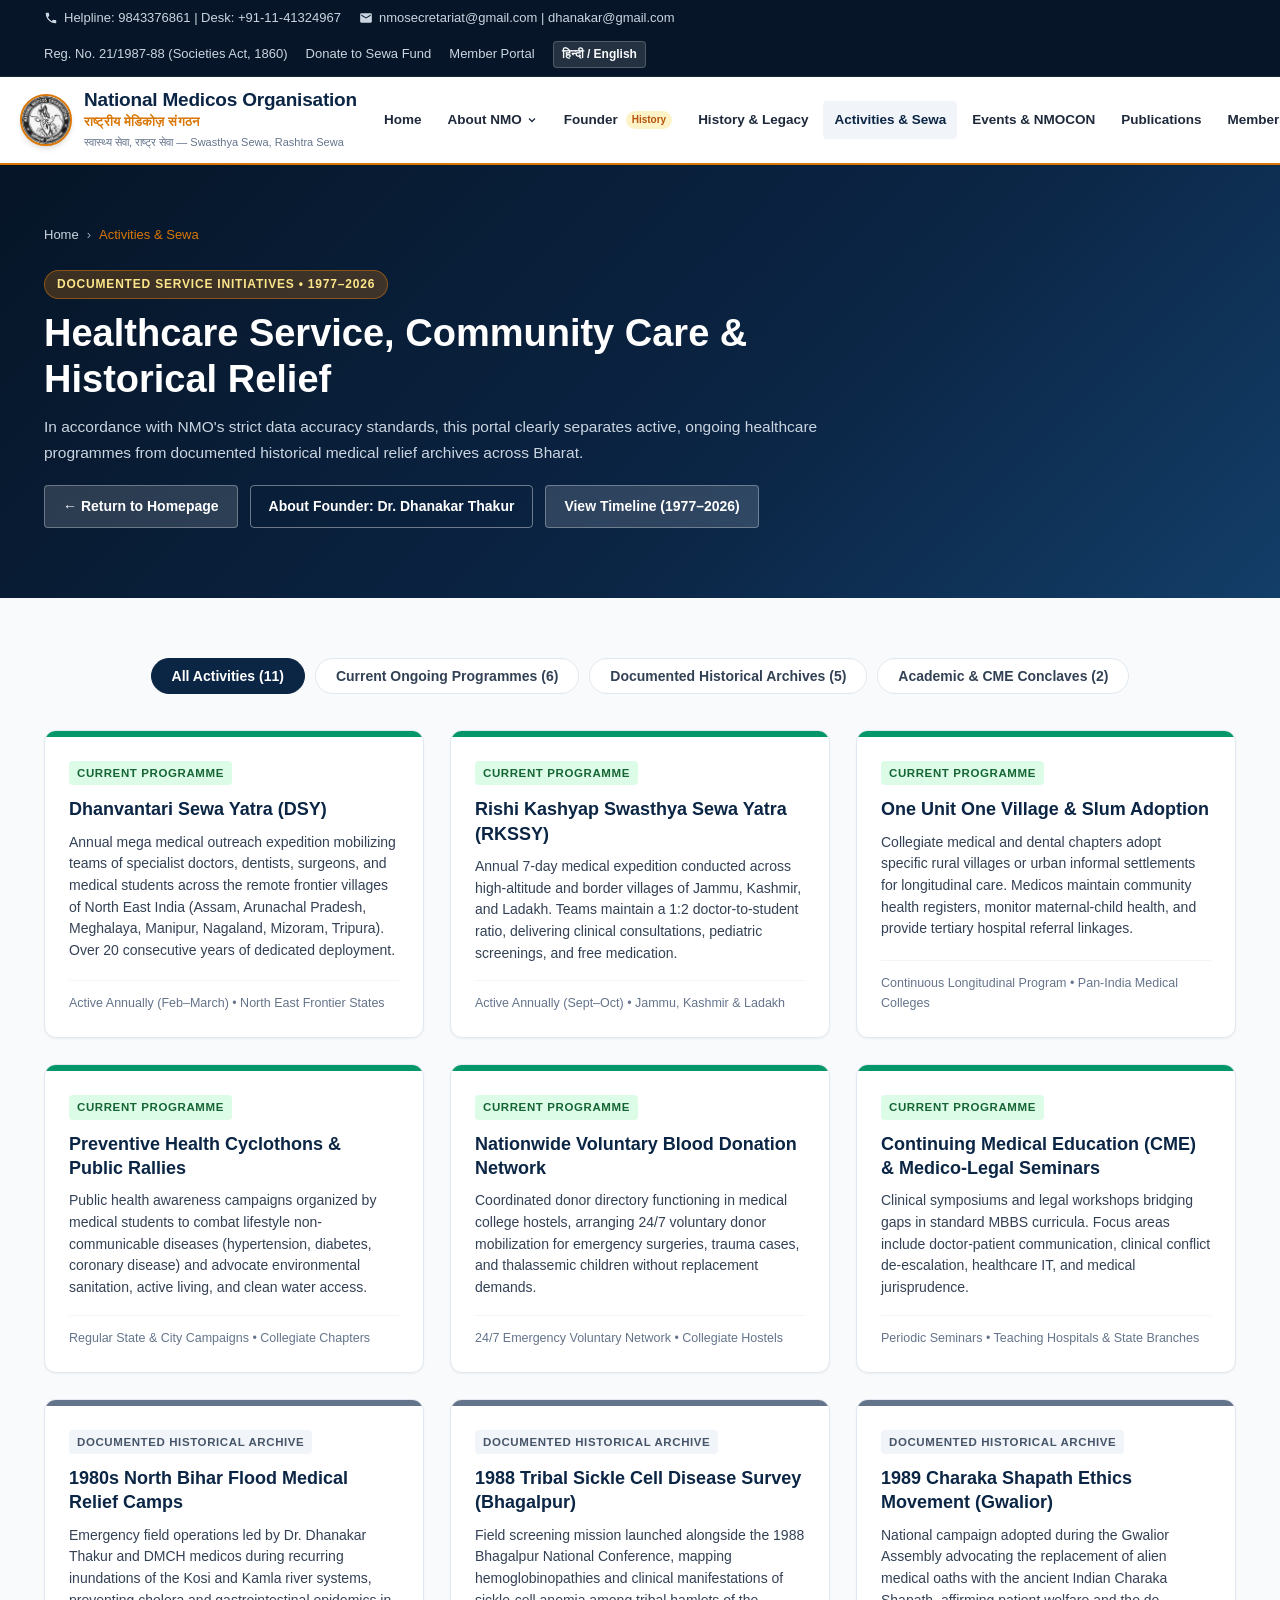
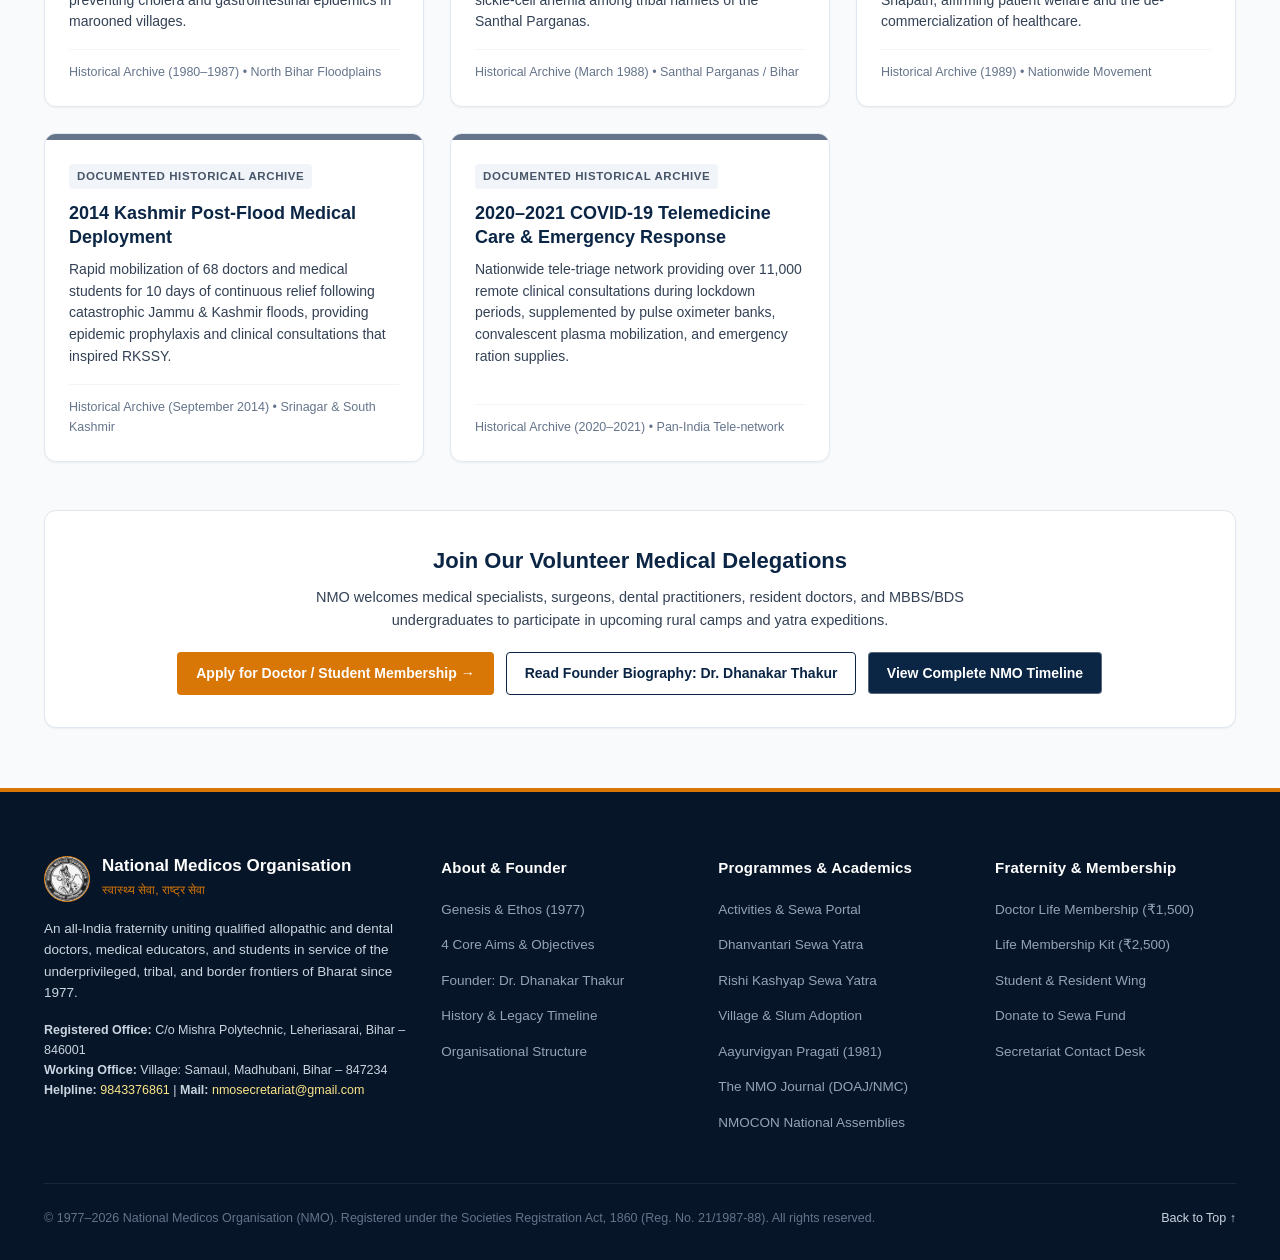
<file: activities.html>
<!DOCTYPE html>
<html lang="en">
<head>
  <meta charset="UTF-8">
  <meta name="viewport" content="width=device-width, initial-scale=1.0">
  <title>Activities & Sewa - National Medicos Organisation (NMO) | Current & Historical Programmes</title>
  <meta name="description" content="Frontline healthcare initiatives of National Medicos Organisation (NMO), distinguishing ongoing current programmes from documented historical archives.">
  <link rel="icon" type="image/png" href="nmo_logo.png">
  <link rel="stylesheet" href="styles.css">
  <style>
/* ==========================================================================
   Universal Reset & Box-Sizing Preconditions
   ========================================================================== */
*, *::before, *::after {
  box-sizing: border-box;
}

html {
  scroll-behavior: smooth;
  -webkit-text-size-adjust: 100%;
}

body {
  margin: 0;
  padding: 0;
  width: 100%;
  overflow-x: hidden;
  position: relative;
}

img {
  max-width: 100%;
  height: auto;
}

/* ==========================================================================
   Navigation Smooth Scroll & Dropdown Enhancements
   ========================================================================== */
html {
  scroll-behavior: smooth;
}

section[id],
div[id].nmocon-gallery-wrapper,
div[id].founder-hero-grid,
div.activity-card[id] {
  scroll-margin-top: 85px;
}

.nav-item.dropdown-open .dropdown-menu {
  opacity: 1;
  visibility: visible;
  transform: translateY(0);
}

.nav-item.dropdown-open .arrow {
  transform: rotate(180deg);
}

:root {
  --primary-navy: #0b2545;
  --primary-navy-dark: #061527;
  --primary-navy-light: #133e68;
  --saffron-accent: #d97706;
  --saffron-hover: #b45309;
  --saffron-subtle: #fef3c7;
  --teal-medical: #0284c7;
  --teal-medical-light: #e0f2fe;
  --emerald-health: #059669;
  --slate-dark: #1e293b;
  --slate-body: #334155;
  --slate-muted: #64748b;
  --slate-border: #e2e8f0;
  --bg-light: #f8fafc;
  --bg-white: #ffffff;
  --font-family: -apple-system, BlinkMacSystemFont, "Segoe UI", Roboto, "Helvetica Neue", Arial, sans-serif;
  --shadow-sm: 0 1px 2px 0 rgba(0, 0, 0, 0.05);
  --shadow-md: 0 4px 6px -1px rgba(0, 0, 0, 0.1), 0 2px 4px -1px rgba(0, 0, 0, 0.06);
  --shadow-lg: 0 10px 15px -3px rgba(0, 0, 0, 0.1), 0 4px 6px -2px rgba(0, 0, 0, 0.05);
  --shadow-xl: 0 20px 25px -5px rgba(0, 0, 0, 0.1), 0 10px 10px -5px rgba(0, 0, 0, 0.04);
  --radius-sm: 4px;
  --radius-md: 8px;
  --radius-lg: 12px;
  --radius-full: 9999px;
  --transition: all 0.25s ease-in-out;
}

* {
  box-sizing: border-box;
  margin: 0;
  padding: 0;
}

html, body {
  overflow-x: hidden;
  width: 100%;
  max-width: 100%;
}

body {
  font-family: var(--font-family);
  color: var(--slate-body);
  background-color: var(--bg-light);
  line-height: 1.6;
  -webkit-font-smoothing: antialiased;
}

a {
  text-decoration: none;
  color: inherit;
}

.container {
  max-width: 1240px;
  margin: 0 auto;
  padding: 0 24px;
  width: 100%;
}

/* Top Utility Bar */
.utility-header {
  background-color: var(--primary-navy-dark);
  color: #cbd5e1;
  font-size: 13px;
  padding: 8px 0;
  border-bottom: 1px solid rgba(255, 255, 255, 0.08);
}
.utility-content {
  display: flex;
  justify-content: space-between;
  align-items: center;
  flex-wrap: wrap;
  gap: 12px;
}
.utility-left, .utility-right {
  display: flex;
  align-items: center;
  gap: 18px;
  flex-wrap: wrap;
}
.utility-item {
  display: inline-flex;
  align-items: center;
  gap: 6px;
  color: #cbd5e1;
}
.utility-item a {
  color: #cbd5e1;
  transition: var(--transition);
}
.utility-item a:hover {
  color: var(--saffron-accent);
}
.lang-badge {
  background: rgba(255, 255, 255, 0.12);
  padding: 3px 8px;
  border-radius: var(--radius-sm);
  cursor: pointer;
  font-weight: 600;
  color: #f8fafc;
  border: 1px solid rgba(255, 255, 255, 0.2);
  font-size: 12px;
}
.lang-badge:hover {
  background: var(--saffron-accent);
}

/* Main Navigation Header */
.main-header {
  background: var(--bg-white);
  box-shadow: var(--shadow-sm);
  position: sticky;
  top: 0;
  z-index: 1000;
  border-bottom: 2px solid var(--saffron-accent);
}
.nav-container {
  display: flex;
  align-items: center;
  justify-content: space-between;
  padding: 12px 0;
  gap: 16px;
}
.brand-block {
  display: flex;
  align-items: center;
  gap: 12px;
  text-decoration: none;
  flex-shrink: 0;
}
.brand-logo-wrap {
  width: 52px;
  height: 52px;
  border-radius: 50%;
  background: #ffffff;
  border: 2px solid var(--saffron-accent);
  box-shadow: var(--shadow-md);
  display: flex;
  align-items: center;
  justify-content: center;
  overflow: hidden;
  flex-shrink: 0;
}
.brand-logo-img {
  width: 100%;
  height: 100%;
  object-fit: contain;
  display: block;
}
.brand-text h1 {
  font-size: 19px;
  font-weight: 800;
  color: var(--primary-navy);
  letter-spacing: -0.2px;
  line-height: 1.2;
}
.brand-text .hindi-sub {
  font-size: 13px;
  font-weight: 700;
  color: var(--saffron-accent);
  letter-spacing: 0.2px;
}
.brand-text .tagline {
  font-size: 11px;
  color: var(--slate-muted);
  font-weight: 500;
  margin-top: 1px;
}

/* Nav Links & Dropdowns */
.nav-menu {
  display: flex;
  align-items: center;
  list-style: none;
  gap: 4px;
  margin: 0;
  padding: 0;
}
.nav-item {
  position: relative;
}
.nav-link {
  padding: 8px 11px;
  font-size: 13.5px;
  font-weight: 600;
  color: var(--slate-dark);
  border-radius: var(--radius-sm);
  display: flex;
  align-items: center;
  gap: 4px;
  transition: var(--transition);
  white-space: nowrap;
}
.nav-link:hover, .nav-item:hover > .nav-link, .nav-link.active {
  color: var(--primary-navy);
  background-color: #f1f5f9;
}
.nav-link svg.arrow {
  width: 12px;
  height: 12px;
  transition: transform 0.2s;
}
.nav-item:hover .nav-link svg.arrow {
  transform: rotate(180deg);
}
.nav-badge {
  display: inline-block;
  padding: 1px 6px;
  font-size: 10px;
  font-weight: 700;
  border-radius: var(--radius-full);
  background: var(--saffron-subtle);
  color: var(--saffron-hover);
  margin-left: 4px;
}
.dropdown-menu {
  position: absolute;
  top: 100%;
  left: 0;
  background: var(--bg-white);
  min-width: 250px;
  box-shadow: var(--shadow-xl);
  border-radius: var(--radius-md);
  border: 1px solid var(--slate-border);
  padding: 8px 0;
  list-style: none;
  opacity: 0;
  visibility: hidden;
  transform: translateY(10px);
  transition: all 0.2s ease-in-out;
  z-index: 100;
}
.nav-item:hover .dropdown-menu {
  opacity: 1;
  visibility: visible;
  transform: translateY(0);
}
.dropdown-item a {
  display: block;
  padding: 9px 18px;
  font-size: 13.5px;
  font-weight: 500;
  color: var(--slate-body);
  transition: var(--transition);
}
.dropdown-item a:hover {
  background: #f8fafc;
  color: var(--saffron-accent);
  padding-left: 22px;
}

/* Nav Actions */
.nav-actions {
  display: flex;
  align-items: center;
  gap: 10px;
  flex-shrink: 0;
}
.btn {
  display: inline-flex;
  align-items: center;
  justify-content: center;
  gap: 8px;
  padding: 9px 18px;
  font-size: 14px;
  font-weight: 600;
  border-radius: var(--radius-sm);
  cursor: pointer;
  border: 1px solid transparent;
  transition: var(--transition);
  text-decoration: none;
  white-space: nowrap;
}
.btn-primary {
  background: var(--saffron-accent);
  color: white;
}
.btn-primary:hover {
  background: var(--saffron-hover);
  color: white;
  transform: translateY(-1px);
  box-shadow: var(--shadow-md);
}
.btn-outline {
  border-color: var(--primary-navy);
  color: var(--primary-navy);
  background: transparent;
}
.btn-outline:hover {
  background: var(--primary-navy);
  color: white;
}
.btn-light {
  background: rgba(255,255,255,0.15);
  color: white;
  backdrop-filter: blur(4px);
  border: 1px solid rgba(255,255,255,0.3);
}
.btn-light:hover {
  background: white;
  color: var(--primary-navy);
}
.btn-search {
  background: transparent;
  border: 1px solid var(--slate-border);
  border-radius: var(--radius-sm);
  width: 38px;
  height: 38px;
  display: flex;
  align-items: center;
  justify-content: center;
  cursor: pointer;
  color: var(--slate-muted);
  transition: var(--transition);
}
.btn-search:hover {
  background: #f1f5f9;
  color: var(--primary-navy);
}
.hamburger-btn {
  display: none;
  background: none;
  border: none;
  cursor: pointer;
  color: var(--primary-navy);
  padding: 6px;
}

/* Mobile Drawer */
.mobile-drawer {
  display: none;
  position: fixed;
  top: 0;
  left: 0;
  width: 100%;
  height: 100%;
  background: rgba(15, 23, 42, 0.75);
  z-index: 10000;
  backdrop-filter: blur(2px);
}
.mobile-drawer.open {
  display: block;
}
.drawer-content {
  width: 82%;
  max-width: 340px;
  height: 100%;
  background: white;
  overflow-y: auto;
  padding: 24px;
  box-shadow: var(--shadow-xl);
}
.drawer-header {
  display: flex;
  justify-content: space-between;
  align-items: center;
  margin-bottom: 20px;
  padding-bottom: 14px;
  border-bottom: 1px solid var(--slate-border);
}
.drawer-nav-list {
  list-style: none;
  display: flex;
  flex-direction: column;
  gap: 10px;
  margin: 0;
  padding: 0;
}
.drawer-nav-item a {
  font-size: 15px;
  font-weight: 600;
  color: var(--slate-dark);
  display: block;
  padding: 8px 0;
  border-bottom: 1px solid #f8fafc;
}
.drawer-nav-item a:hover {
  color: var(--saffron-accent);
}
.drawer-sublist {
  list-style: none;
  padding-left: 14px;
  margin-top: 4px;
  display: flex;
  flex-direction: column;
  gap: 6px;
}
.drawer-sublist a {
  font-size: 13.5px;
  color: var(--slate-body);
  font-weight: 500;
  padding: 4px 0;
}

/* Section Headers */
.section-header {
  text-align: center;
  max-width: 780px;
  margin: 0 auto 48px;
}
.section-badge {
  display: inline-block;
  padding: 5px 14px;
  background: var(--saffron-subtle);
  color: var(--saffron-hover);
  border-radius: var(--radius-full);
  font-size: 12.5px;
  font-weight: 700;
  text-transform: uppercase;
  letter-spacing: 0.8px;
  margin-bottom: 12px;
  border: 1px solid rgba(217, 119, 6, 0.2);
}
.section-badge.blue {
  background: var(--teal-medical-light);
  color: var(--primary-navy);
  border-color: rgba(2, 132, 199, 0.2);
}
.section-title {
  font-size: 32px;
  font-weight: 800;
  color: var(--primary-navy);
  letter-spacing: -0.5px;
  line-height: 1.25;
  margin-bottom: 14px;
}
.section-desc {
  font-size: 16px;
  color: var(--slate-muted);
  line-height: 1.6;
}

/* Hero Section */
.hero-section {
  background: linear-gradient(135deg, #061527 0%, #0b2545 60%, #133e68 100%);
  color: white;
  padding: 72px 0 84px;
  position: relative;
  overflow: hidden;
}
.hero-grid {
  display: grid;
  grid-template-columns: 1.15fr 0.85fr;
  gap: 44px;
  align-items: center;
}
.hero-badge-wrap {
  display: inline-flex;
  align-items: center;
  gap: 8px;
  padding: 6px 14px;
  background: rgba(217, 119, 6, 0.18);
  border: 1px solid rgba(217, 119, 6, 0.4);
  border-radius: var(--radius-full);
  font-size: 13px;
  font-weight: 600;
  color: #fde68a;
  margin-bottom: 20px;
}
.hero-title {
  font-size: 40px;
  font-weight: 800;
  line-height: 1.18;
  letter-spacing: -0.5px;
  margin-bottom: 16px;
}
.hero-subtitle {
  font-size: 18px;
  font-weight: 600;
  color: var(--saffron-accent);
  margin-bottom: 18px;
}
.hero-desc {
  font-size: 15.5px;
  line-height: 1.65;
  color: #cbd5e1;
  margin-bottom: 28px;
}
.hero-ctas {
  display: flex;
  gap: 14px;
  flex-wrap: wrap;
  margin-bottom: 36px;
}
.hero-metrics {
  display: grid;
  grid-template-columns: repeat(4, 1fr);
  gap: 16px;
  border-top: 1px solid rgba(255, 255, 255, 0.12);
  padding-top: 24px;
}
.metric-item h4 {
  font-size: 24px;
  font-weight: 800;
  color: var(--saffron-accent);
}
.metric-item p {
  font-size: 12px;
  color: #94a3b8;
  text-transform: uppercase;
  letter-spacing: 0.5px;
  margin-top: 2px;
}

/* Mankind Mantra Card */
.mantra-card {
  background: rgba(255, 255, 255, 0.05);
  backdrop-filter: blur(12px);
  border: 1px solid rgba(255, 255, 255, 0.15);
  border-radius: var(--radius-lg);
  padding: 30px;
  box-shadow: 0 20px 40px rgba(0, 0, 0, 0.35);
  position: relative;
}
.mantra-card::before {
  content: "";
  position: absolute;
  top: 0;
  left: 0;
  width: 4px;
  height: 100%;
  background: var(--saffron-accent);
  border-top-left-radius: var(--radius-lg);
  border-bottom-left-radius: var(--radius-lg);
}
.mantra-badge {
  display: inline-block;
  font-size: 11.5px;
  font-weight: 700;
  text-transform: uppercase;
  letter-spacing: 1px;
  color: #fde68a;
  margin-bottom: 12px;
}
.mantra-sanskrit {
  font-size: 18px;
  font-weight: 700;
  color: #ffffff;
  line-height: 1.6;
  margin-bottom: 16px;
  border-bottom: 1px solid rgba(255, 255, 255, 0.12);
  padding-bottom: 14px;
  font-family: Georgia, serif;
}
.mantra-hindi {
  font-size: 14.5px;
  color: #e2e8f0;
  margin-bottom: 14px;
  line-height: 1.55;
}
.mantra-english {
  font-size: 13.5px;
  color: #94a3b8;
  font-style: italic;
  line-height: 1.5;
}

/* General Section Styling */
section {
  padding: 72px 0;
}
.bg-white {
  background-color: var(--bg-white);
}
.bg-light {
  background-color: var(--bg-light);
}

/* About Section & Aims */
.about-lead-box {
  background: white;
  border-radius: var(--radius-lg);
  padding: 36px;
  border: 1px solid var(--slate-border);
  box-shadow: var(--shadow-sm);
  margin-bottom: 40px;
}
.about-lead-box h3 {
  font-size: 24px;
  color: var(--primary-navy);
  font-weight: 800;
  margin-bottom: 14px;
}
.aims-grid {
  display: grid;
  grid-template-columns: repeat(2, 1fr);
  gap: 24px;
  margin-bottom: 40px;
}
.aim-card {
  background: white;
  border: 1px solid var(--slate-border);
  border-radius: var(--radius-md);
  padding: 26px;
  transition: var(--transition);
  border-top: 4px solid var(--primary-navy);
}
.aim-card:hover {
  transform: translateY(-3px);
  box-shadow: var(--shadow-lg);
  border-top-color: var(--saffron-accent);
}
.aim-card-header {
  display: flex;
  align-items: center;
  gap: 12px;
  margin-bottom: 12px;
}
.aim-icon-box {
  width: 42px;
  height: 42px;
  border-radius: var(--radius-sm);
  background: #eff6ff;
  color: var(--primary-navy);
  display: flex;
  align-items: center;
  justify-content: center;
  font-weight: 800;
  font-size: 16px;
  flex-shrink: 0;
}
.aim-card h4 {
  font-size: 18px;
  font-weight: 700;
  color: var(--primary-navy);
}
.aim-card p {
  font-size: 14.5px;
  color: var(--slate-body);
  line-height: 1.6;
}

/* Founder Spotlight Card */
.founder-spotlight-card {
  background: linear-gradient(135deg, #061527 0%, #0b2545 60%, #133e68 100%);
  color: white;
  border-radius: var(--radius-lg);
  padding: 36px;
  box-shadow: var(--shadow-lg);
  display: grid;
  grid-template-columns: 240px 1fr;
  gap: 36px;
  align-items: start;
  margin-top: 10px;
  width: 100%;
}
.founder-portrait-frame {
  width: 100%;
  max-width: 240px;
  aspect-ratio: 4 / 5;
  height: auto;
  border-radius: var(--radius-lg);
  border: 4px solid var(--saffron-accent);
  background: #061527;
  box-shadow: 0 15px 30px rgba(0, 0, 0, 0.4);
  overflow: hidden;
  position: relative;
  flex-shrink: 0;
  margin: 0;
  display: block;
}
.founder-portrait-frame img {
  width: 100%;
  height: 100%;
  object-fit: cover;
  object-position: center top;
  display: block;
}
.founder-spotlight-info {
  display: flex;
  flex-direction: column;
  justify-content: flex-start;
  min-width: 0;
  z-index: 1;
  text-align: left;
}
.founder-spotlight-info h3 {
  font-size: 25px;
  font-weight: 800;
  margin-bottom: 4px;
  color: white;
}
.founder-spotlight-info .founder-creds {
  font-size: 14px;
  color: #fde68a;
  font-weight: 600;
  margin-bottom: 12px;
}
.founder-spotlight-info p {
  font-size: 14.5px;
  color: #e2e8f0;
  line-height: 1.6;
  margin-bottom: 20px;
}

/* Timeline Section */
.timeline-wrap {
  position: relative;
  max-width: 960px;
  margin: 0 auto;
  padding: 10px 0;
}
.timeline-phase-header {
  background: var(--primary-navy);
  color: white;
  padding: 14px 24px;
  border-radius: var(--radius-md);
  font-size: 16px;
  font-weight: 700;
  display: flex;
  align-items: center;
  justify-content: space-between;
  margin: 36px 0 24px;
  border-left: 6px solid var(--saffron-accent);
}
.timeline-phase-header:first-of-type {
  margin-top: 0;
}
.timeline-list {
  position: relative;
  padding-left: 32px;
  border-left: 2px solid var(--slate-border);
  display: flex;
  flex-direction: column;
  gap: 22px;
}
.timeline-node {
  position: relative;
}
.timeline-node::before {
  content: "";
  position: absolute;
  left: -39px;
  top: 6px;
  width: 14px;
  height: 14px;
  border-radius: 50%;
  background: var(--saffron-accent);
  border: 3px solid white;
  box-shadow: 0 0 0 2px var(--slate-border);
}
.timeline-node.active::before {
  background: var(--emerald-health);
}
.timeline-card {
  background: white;
  border: 1px solid var(--slate-border);
  border-radius: var(--radius-md);
  padding: 20px 24px;
  box-shadow: var(--shadow-sm);
  transition: var(--transition);
}
.timeline-card:hover {
  box-shadow: var(--shadow-md);
  border-color: #cbd5e1;
}
.timeline-date-badge {
  display: inline-block;
  padding: 3px 10px;
  background: #eff6ff;
  color: var(--teal-medical);
  font-weight: 700;
  font-size: 12.5px;
  border-radius: var(--radius-full);
  margin-bottom: 8px;
}
.timeline-card h4 {
  font-size: 17px;
  font-weight: 700;
  color: var(--primary-navy);
  margin-bottom: 6px;
}
.timeline-card p {
  font-size: 14px;
  color: var(--slate-body);
  line-height: 1.55;
}

/* Activities Section & Tabs */
.filter-tabs {
  display: flex;
  justify-content: center;
  gap: 10px;
  flex-wrap: wrap;
  margin-bottom: 36px;
}
.filter-tab {
  padding: 9px 20px;
  border-radius: var(--radius-full);
  background: white;
  border: 1px solid var(--slate-border);
  font-size: 14px;
  font-weight: 600;
  color: var(--slate-body);
  cursor: pointer;
  transition: var(--transition);
}
.filter-tab:hover, .filter-tab.active {
  background: var(--primary-navy);
  color: white;
  border-color: var(--primary-navy);
}
.activities-grid {
  display: grid;
  grid-template-columns: repeat(3, 1fr);
  gap: 26px;
}
.activity-card {
  background: white;
  border-radius: var(--radius-lg);
  border: 1px solid var(--slate-border);
  overflow: hidden;
  box-shadow: var(--shadow-sm);
  display: flex;
  flex-direction: column;
  transition: var(--transition);
}
.activity-card:hover {
  transform: translateY(-4px);
  box-shadow: var(--shadow-lg);
}
.activity-top-strip {
  height: 6px;
  background: var(--primary-navy);
}
.activity-top-strip.current {
  background: var(--emerald-health);
}
.activity-top-strip.historical {
  background: #64748b;
}
.activity-body {
  padding: 24px;
  display: flex;
  flex-direction: column;
  flex-grow: 1;
}
.activity-tag {
  font-size: 11.5px;
  font-weight: 700;
  text-transform: uppercase;
  letter-spacing: 0.6px;
  padding: 3px 8px;
  border-radius: var(--radius-sm);
  display: inline-block;
  margin-bottom: 12px;
  align-self: flex-start;
}
.activity-tag.tag-current {
  background: #dcfce7;
  color: #166534;
}
.activity-tag.tag-historical {
  background: #f1f5f9;
  color: #475569;
}
.activity-body h4 {
  font-size: 18px;
  font-weight: 700;
  color: var(--primary-navy);
  margin-bottom: 10px;
  line-height: 1.35;
}
.activity-body p {
  font-size: 14px;
  color: var(--slate-body);
  line-height: 1.55;
  margin-bottom: 16px;
  flex-grow: 1;
}
.activity-meta {
  font-size: 12.5px;
  color: var(--slate-muted);
  font-weight: 500;
  border-top: 1px solid #f1f5f9;
  padding-top: 12px;
}

/* Publications Section */
.publications-grid {
  display: grid;
  grid-template-columns: repeat(3, 1fr);
  gap: 26px;
  margin-bottom: 32px;
}
.pub-card {
  background: white;
  border-radius: var(--radius-lg);
  border: 1px solid var(--slate-border);
  padding: 26px;
  box-shadow: var(--shadow-sm);
  transition: var(--transition);
  display: flex;
  flex-direction: column;
}
.pub-card:hover {
  box-shadow: var(--shadow-md);
  border-color: #cbd5e1;
}
.pub-badge {
  font-size: 12px;
  font-weight: 700;
  padding: 4px 10px;
  border-radius: var(--radius-full);
  background: #eff6ff;
  color: var(--primary-navy);
  display: inline-block;
  margin-bottom: 14px;
  align-self: flex-start;
}
.pub-card h4 {
  font-size: 18px;
  font-weight: 700;
  color: var(--primary-navy);
  margin-bottom: 10px;
  line-height: 1.35;
}
.pub-card p {
  font-size: 14px;
  color: var(--slate-body);
  line-height: 1.55;
  margin-bottom: 16px;
  flex-grow: 1;
}

/* Events Section */
.events-layout {
  display: grid;
  grid-template-columns: 1.2fr 0.8fr;
  gap: 28px;
}
.event-featured {
  background: white;
  border-radius: var(--radius-lg);
  border: 1px solid var(--slate-border);
  padding: 32px;
  box-shadow: var(--shadow-sm);
  border-left: 6px solid var(--saffron-accent);
}
.event-side-card {
  background: white;
  border-radius: var(--radius-md);
  border: 1px solid var(--slate-border);
  padding: 22px;
  box-shadow: var(--shadow-sm);
  margin-bottom: 18px;
}

/* Leadership Section */
.leadership-grid {
  display: grid;
  grid-template-columns: repeat(4, 1fr);
  gap: 22px;
}
.leader-card {
  background: white;
  border-radius: var(--radius-md);
  border: 1px solid var(--slate-border);
  padding: 24px;
  text-align: center;
  box-shadow: var(--shadow-sm);
  transition: var(--transition);
}
.leader-card:hover {
  box-shadow: var(--shadow-md);
  transform: translateY(-2px);
}
.leader-avatar-ph {
  width: 76px;
  height: 76px;
  border-radius: 50%;
  background: #eff6ff;
  color: var(--primary-navy);
  font-size: 24px;
  font-weight: 800;
  display: flex;
  align-items: center;
  justify-content: center;
  margin: 0 auto 16px;
  border: 2px solid var(--saffron-accent);
}
.leader-card h4 {
  font-size: 17px;
  font-weight: 700;
  color: var(--primary-navy);
  margin-bottom: 4px;
}
.leader-card .designation {
  font-size: 13.5px;
  color: var(--saffron-accent);
  font-weight: 600;
  margin-bottom: 6px;
}
.leader-card .spec {
  font-size: 12.5px;
  color: var(--slate-muted);
}

/* Membership Section */
.membership-grid {
  display: grid;
  grid-template-columns: repeat(3, 1fr);
  gap: 26px;
}
.member-tier-card {
  background: white;
  border-radius: var(--radius-lg);
  border: 1px solid var(--slate-border);
  padding: 32px 26px;
  box-shadow: var(--shadow-sm);
  display: flex;
  flex-direction: column;
  position: relative;
}
.member-tier-card.featured {
  border: 2px solid var(--saffron-accent);
  box-shadow: var(--shadow-lg);
}
.featured-tag {
  position: absolute;
  top: -12px;
  left: 50%;
  transform: translateX(-50%);
  background: var(--saffron-accent);
  color: white;
  font-size: 11px;
  font-weight: 800;
  text-transform: uppercase;
  padding: 3px 12px;
  border-radius: var(--radius-full);
  letter-spacing: 0.5px;
}
.tier-price {
  font-size: 32px;
  font-weight: 800;
  color: var(--primary-navy);
  margin: 14px 0 16px;
}
.tier-features {
  list-style: none;
  display: flex;
  flex-direction: column;
  gap: 10px;
  margin-bottom: 24px;
  flex-grow: 1;
  padding: 0;
}
.tier-features li {
  font-size: 13.5px;
  color: var(--slate-body);
  display: flex;
  align-items: flex-start;
  gap: 8px;
}

/* Contact Section */
.contact-grid {
  display: grid;
  grid-template-columns: repeat(3, 1fr);
  gap: 24px;
}
.contact-card {
  background: white;
  border-radius: var(--radius-md);
  border: 1px solid var(--slate-border);
  padding: 26px;
  box-shadow: var(--shadow-sm);
}
.contact-card-title {
  font-size: 14px;
  font-weight: 700;
  text-transform: uppercase;
  letter-spacing: 0.6px;
  color: var(--saffron-accent);
  margin-bottom: 12px;
  display: flex;
  align-items: center;
  gap: 8px;
}
.contact-card h4 {
  font-size: 17px;
  font-weight: 700;
  color: var(--primary-navy);
  margin-bottom: 8px;
}
.contact-card p, .contact-card address {
  font-size: 14px;
  color: var(--slate-body);
  line-height: 1.6;
  font-style: normal;
}
.contact-card a {
  color: var(--primary-navy);
  font-weight: 600;
  transition: var(--transition);
}
.contact-card a:hover {
  color: var(--saffron-accent);
}

/* Footer */
.site-footer {
  background: var(--primary-navy-dark);
  color: #94a3b8;
  padding: 64px 0 32px;
  border-top: 4px solid var(--saffron-accent);
}
.footer-grid {
  display: grid;
  grid-template-columns: 1.5fr 1fr 1fr 1fr;
  gap: 36px;
  margin-bottom: 48px;
}
.footer-brand-wrap {
  display: flex;
  align-items: center;
  gap: 12px;
  margin-bottom: 16px;
}
.footer-logo-img {
  width: 46px;
  height: 46px;
  border-radius: 50%;
  background: white;
  object-fit: contain;
  border: 1px solid var(--saffron-accent);
}
.footer-brand h4 {
  color: white;
  font-size: 17px;
  font-weight: 800;
  line-height: 1.2;
}
.footer-brand p {
  font-size: 13.5px;
  color: #cbd5e1;
  line-height: 1.6;
  margin-bottom: 16px;
}
.footer-col h5 {
  color: white;
  font-size: 15px;
  font-weight: 700;
  margin-bottom: 16px;
  letter-spacing: 0.2px;
}
.footer-links {
  list-style: none;
  display: flex;
  flex-direction: column;
  gap: 10px;
  padding: 0;
  margin: 0;
}
.footer-links a {
  color: #94a3b8;
  font-size: 13.5px;
  transition: var(--transition);
}
.footer-links a:hover {
  color: var(--saffron-accent);
  padding-left: 4px;
}
.footer-bottom {
  border-top: 1px solid rgba(255, 255, 255, 0.08);
  padding-top: 24px;
  display: flex;
  justify-content: space-between;
  align-items: center;
  flex-wrap: wrap;
  gap: 16px;
  font-size: 12.5px;
  color: #64748b;
}

/* Modal Dialogs */
.modal-backdrop {
  display: none;
  position: fixed;
  top: 0;
  left: 0;
  width: 100%;
  height: 100%;
  background: rgba(15, 23, 42, 0.75);
  z-index: 20000;
  backdrop-filter: blur(3px);
  align-items: center;
  justify-content: center;
  padding: 20px;
}
.modal-backdrop.open {
  display: flex;
}
.modal-box {
  background: white;
  border-radius: var(--radius-lg);
  max-width: 680px;
  width: 100%;
  max-height: 90vh;
  overflow-y: auto;
  padding: 32px;
  position: relative;
  box-shadow: var(--shadow-xl);
}
.modal-close-btn {
  position: absolute;
  top: 18px;
  right: 18px;
  background: none;
  border: none;
  font-size: 24px;
  color: var(--slate-muted);
  cursor: pointer;
  line-height: 1;
}
.modal-close-btn:hover {
  color: var(--primary-navy);
}
.modal-title {
  font-size: 22px;
  font-weight: 800;
  color: var(--primary-navy);
  margin-bottom: 16px;
  padding-right: 30px;
}
.modal-body {
  font-size: 14.5px;
  color: var(--slate-body);
  line-height: 1.65;
}

/* Search Modal Specifics */
.search-input-wrap {
  display: flex;
  gap: 10px;
  margin-bottom: 16px;
}
.search-field {
  flex-grow: 1;
  padding: 12px 16px;
  border: 1px solid var(--slate-border);
  border-radius: var(--radius-sm);
  font-size: 15px;
  font-family: inherit;
}
.search-results-list {
  max-height: 280px;
  overflow-y: auto;
  border: 1px solid var(--slate-border);
  border-radius: var(--radius-sm);
}
.search-result-item {
  padding: 12px 16px;
  border-bottom: 1px solid #f1f5f9;
  cursor: pointer;
}
.search-result-item:hover {
  background: #f8fafc;
}
.search-result-item h5 {
  font-size: 14.5px;
  color: var(--primary-navy);
  margin-bottom: 2px;
}
.search-result-item p {
  font-size: 12.5px;
  color: var(--slate-muted);
}

/* Founder Page Specific Styles */
.founder-header-banner {
  background: linear-gradient(135deg, #061527 0%, #0b2545 60%, #133e68 100%);
  color: white;
  padding: 60px 0 70px;
}
.breadcrumb {
  display: flex;
  align-items: center;
  gap: 8px;
  font-size: 13px;
  color: #94a3b8;
  margin-bottom: 24px;
}
.breadcrumb a {
  color: #cbd5e1;
}
.breadcrumb a:hover {
  color: var(--saffron-accent);
}
.founder-hero-grid {
  display: grid;
  grid-template-columns: 300px 1fr;
  gap: 48px;
  align-items: start;
  width: 100%;
}
.founder-portrait-frame-large {
  width: 100%;
  max-width: 300px;
  aspect-ratio: 4 / 5;
  height: auto;
  border-radius: var(--radius-lg);
  border: 4px solid var(--saffron-accent);
  background: #061527;
  box-shadow: 0 20px 35px rgba(0, 0, 0, 0.45);
  overflow: hidden;
  position: relative;
  flex-shrink: 0;
  margin: 0;
  display: block;
}
.founder-portrait-frame-large img {
  width: 100%;
  height: 100%;
  object-fit: cover;
  object-position: center top;
  display: block;
}
.founder-hero-info {
  display: flex;
  flex-direction: column;
  justify-content: flex-start;
  min-width: 0;
  z-index: 1;
}
.founder-hero-info h1 {
  font-size: 38px;
  font-weight: 800;
  color: white;
  line-height: 1.2;
  margin-bottom: 8px;
}
.founder-hero-info .lead-role {
  font-size: 18px;
  font-weight: 700;
  color: var(--saffron-accent);
  margin-bottom: 12px;
}
.founder-creds-badge {
  display: inline-block;
  padding: 6px 14px;
  background: rgba(255, 255, 255, 0.1);
  border: 1px solid rgba(255, 255, 255, 0.2);
  border-radius: var(--radius-sm);
  font-size: 13.5px;
  color: #f1f5f9;
  font-weight: 600;
  margin-bottom: 16px;
}
.founder-summary-p {
  font-size: 15.5px;
  line-height: 1.65;
  color: #cbd5e1;
}
.founder-content-section {
  background: white;
  border-radius: var(--radius-lg);
  border: 1px solid var(--slate-border);
  padding: 36px;
  margin-bottom: 32px;
  box-shadow: var(--shadow-sm);
}
.founder-section-heading {
  font-size: 22px;
  font-weight: 800;
  color: var(--primary-navy);
  margin-bottom: 18px;
  display: flex;
  align-items: center;
  gap: 12px;
  border-bottom: 2px solid #f1f5f9;
  padding-bottom: 12px;
}
.founder-section-heading span.num-badge {
  width: 32px;
  height: 32px;
  border-radius: 50%;
  background: var(--saffron-subtle);
  color: var(--saffron-hover);
  display: flex;
  align-items: center;
  justify-content: center;
  font-size: 14px;
  font-weight: 800;
  flex-shrink: 0;
}
.founder-body-text {
  font-size: 15px;
  color: var(--slate-body);
  line-height: 1.7;
  margin-bottom: 16px;
}
.founder-facts-list {
  list-style: none;
  display: flex;
  flex-direction: column;
  gap: 12px;
  margin: 18px 0;
  padding: 0;
}
.founder-facts-list li {
  font-size: 14.5px;
  color: var(--slate-body);
  display: flex;
  align-items: flex-start;
  gap: 10px;
  line-height: 1.55;
}
.founder-facts-list li svg {
  color: var(--emerald-health);
  flex-shrink: 0;
  margin-top: 3px;
}
.verification-box {
  background: #fffbeb;
  border: 1px solid #fde68a;
  border-radius: var(--radius-md);
  padding: 24px;
  margin-top: 36px;
}
.verification-box h4 {
  font-size: 16px;
  font-weight: 700;
  color: #92400e;
  margin-bottom: 8px;
  display: flex;
  align-items: center;
  gap: 8px;
}
.verification-box p {
  font-size: 13.5px;
  color: #78350f;
  line-height: 1.6;
}

/* Responsive Breakpoints */

/* ==========================================================================
   NMOCON 2026 Authentic Photo Gallery & Lightbox Styles
   ========================================================================== */
.nmocon-gallery-wrapper {
  margin-top: 40px;
  background: #f8fafc;
  border: 1px solid var(--slate-border);
  border-radius: var(--radius-lg);
  padding: 32px 28px;
  box-shadow: var(--shadow-sm);
}

.nmocon-gallery-header {
  display: flex;
  justify-content: space-between;
  align-items: flex-start;
  flex-wrap: wrap;
  gap: 16px;
  margin-bottom: 24px;
  border-bottom: 2px solid var(--slate-border);
  padding-bottom: 16px;
}

.nmocon-gallery-header h3 {
  font-size: 22px;
  font-weight: 800;
  color: var(--primary-navy);
  margin: 4px 0 6px;
}

.nmocon-gallery-header p {
  font-size: 14px;
  color: var(--slate-body);
  margin: 0;
}

.nmocon-theme-badge {
  display: inline-flex;
  align-items: center;
  gap: 8px;
  font-size: 13px;
  font-weight: 700;
  color: var(--saffron-accent);
  background: var(--saffron-light);
  border: 1px solid rgba(217, 119, 6, 0.3);
  padding: 6px 14px;
  border-radius: var(--radius-full);
}

.nmocon-filter-tabs {
  display: flex;
  gap: 8px;
  flex-wrap: wrap;
  margin-bottom: 28px;
}

.nmocon-tab-btn {
  background: white;
  color: var(--slate-body);
  border: 1px solid var(--slate-border);
  border-radius: var(--radius-full);
  padding: 8px 16px;
  font-size: 13px;
  font-weight: 600;
  cursor: pointer;
  transition: var(--transition);
  font-family: inherit;
}

.nmocon-tab-btn:hover {
  background: #f1f5f9;
  border-color: var(--primary-navy);
  color: var(--primary-navy);
}

.nmocon-tab-btn.active {
  background: var(--primary-navy);
  color: white;
  border-color: var(--primary-navy);
  box-shadow: var(--shadow-sm);
}

.nmocon-gallery-grid {
  display: grid;
  grid-template-columns: repeat(3, 1fr);
  gap: 24px;
}

.nmocon-photo-card {
  background: white;
  border-radius: var(--radius-md);
  border: 1px solid var(--slate-border);
  overflow: hidden;
  box-shadow: var(--shadow-sm);
  display: flex;
  flex-direction: column;
  transition: var(--transition);
  cursor: pointer;
}

.nmocon-photo-card:hover {
  box-shadow: var(--shadow-lg);
  transform: translateY(-4px);
  border-color: var(--saffron-accent);
}

.nmocon-photo-img-wrap {
  width: 100%;
  aspect-ratio: 16 / 10;
  position: relative;
  overflow: hidden;
  background: var(--primary-navy-dark);
}

.nmocon-photo-img {
  width: 100%;
  height: 100%;
  object-fit: cover;
  object-position: center;
  display: block;
  transition: transform 0.4s ease;
}

.nmocon-photo-card:hover .nmocon-photo-img {
  transform: scale(1.05);
}

.nmocon-photo-badge {
  position: absolute;
  top: 10px;
  left: 10px;
  background: rgba(11, 37, 69, 0.88);
  color: white;
  font-size: 11px;
  font-weight: 700;
  padding: 4px 10px;
  border-radius: var(--radius-sm);
  letter-spacing: 0.3px;
  backdrop-filter: blur(4px);
}

.nmocon-photo-zoom-icon {
  position: absolute;
  top: 10px;
  right: 10px;
  width: 32px;
  height: 32px;
  background: rgba(217, 119, 6, 0.9);
  color: white;
  border-radius: 50%;
  display: flex;
  align-items: center;
  justify-content: center;
  font-size: 14px;
  box-shadow: 0 4px 10px rgba(0,0,0,0.3);
  transition: transform 0.2s ease;
}

.nmocon-photo-card:hover .nmocon-photo-zoom-icon {
  transform: scale(1.15);
}

.nmocon-photo-body {
  padding: 16px 18px;
  display: flex;
  flex-direction: column;
  flex-grow: 1;
}

.nmocon-photo-title {
  font-size: 15px;
  font-weight: 700;
  color: var(--primary-navy);
  margin-bottom: 6px;
  line-height: 1.35;
}

.nmocon-photo-caption {
  font-size: 13px;
  color: var(--slate-body);
  line-height: 1.5;
  margin: 0;
  flex-grow: 1;
}

.nmocon-photo-footer {
  margin-top: 12px;
  padding-top: 10px;
  border-top: 1px solid #f1f5f9;
  display: flex;
  justify-content: space-between;
  align-items: center;
  font-size: 12px;
  color: var(--slate-muted);
}

.nmocon-photo-footer span {
  color: var(--saffron-accent);
  font-weight: 600;
}

/* Lightbox Modal */
.nmocon-lightbox-modal {
  position: fixed;
  inset: 0;
  background: rgba(6, 21, 39, 0.94);
  backdrop-filter: blur(8px);
  z-index: 10000;
  display: none;
  align-items: center;
  justify-content: center;
  padding: 24px;
}

.nmocon-lightbox-dialog {
  position: relative;
  max-width: 1040px;
  width: 100%;
  display: flex;
  flex-direction: column;
  align-items: center;
}

.nmocon-lightbox-close {
  position: absolute;
  top: -44px;
  right: 0;
  background: transparent;
  border: none;
  color: white;
  font-size: 36px;
  line-height: 1;
  cursor: pointer;
  padding: 4px 8px;
  transition: color 0.2s ease;
}

.nmocon-lightbox-close:hover {
  color: var(--saffron-accent);
}

.nmocon-lightbox-main {
  position: relative;
  width: 100%;
  display: flex;
  justify-content: center;
  align-items: center;
}

.nmocon-lightbox-img {
  max-width: 100%;
  max-height: 70vh;
  object-fit: contain;
  border-radius: var(--radius-md);
  box-shadow: 0 25px 50px rgba(0,0,0,0.6);
  border: 1px solid rgba(255,255,255,0.15);
}

.nmocon-lightbox-nav {
  position: absolute;
  top: 50%;
  transform: translateY(-50%);
  background: rgba(11, 37, 69, 0.75);
  color: white;
  border: 1px solid rgba(255,255,255,0.2);
  width: 44px;
  height: 44px;
  border-radius: 50%;
  display: flex;
  align-items: center;
  justify-content: center;
  font-size: 20px;
  cursor: pointer;
  transition: var(--transition);
}

.nmocon-lightbox-nav:hover {
  background: var(--saffron-accent);
  transform: translateY(-50%) scale(1.1);
}

.nmocon-lightbox-prev {
  left: 12px;
}

.nmocon-lightbox-next {
  right: 12px;
}

.nmocon-lightbox-caption-box {
  margin-top: 16px;
  background: rgba(11, 37, 69, 0.85);
  border: 1px solid rgba(255,255,255,0.1);
  padding: 16px 24px;
  border-radius: var(--radius-md);
  width: 100%;
  max-width: 880px;
  text-align: center;
  color: white;
}

.nmocon-lightbox-badge {
  display: inline-block;
  background: var(--saffron-accent);
  color: white;
  font-size: 11px;
  font-weight: 700;
  padding: 3px 10px;
  border-radius: var(--radius-full);
  margin-bottom: 8px;
  text-transform: uppercase;
}

.nmocon-lightbox-title {
  font-size: 17px;
  font-weight: 700;
  margin-bottom: 6px;
  color: white;
}

.nmocon-lightbox-caption {
  font-size: 13.5px;
  color: #cbd5e1;
  line-height: 1.5;
  margin-bottom: 6px;
}

.nmocon-lightbox-counter {
  font-size: 12px;
  color: #94a3b8;
  font-weight: 600;
}

/* ==========================================================================
   Comprehensive Responsive Architecture (320px - 1440px)
   ========================================================================== */

/* --- Tablet Landscape & Medium Desktops (max-width: 1024px) --- */
@media (max-width: 1024px) {
  .container {
    padding: 0 18px;
  }
  .nav-menu {
    gap: 2px;
  }
  .nav-link {
    padding: 7px 9px;
    font-size: 13px;
  }
  .brand-text h1 {
    font-size: 16.5px;
  }
  .brand-logo-wrap {
    width: 46px;
    height: 46px;
  }
  .aims-grid,
  .publications-grid,
  .leadership-grid,
  .activities-grid,
  .membership-grid,
  .contact-grid {
    grid-template-columns: repeat(2, 1fr);
    gap: 18px;
  }
  .footer-grid {
    grid-template-columns: repeat(2, 1fr);
    gap: 28px;
  }
  .hero-grid {
    grid-template-columns: 1fr;
    gap: 32px;
  }
  .founder-hero-grid {
    grid-template-columns: 260px 1fr;
    gap: 32px;
    align-items: start;
    text-align: left;
  }
  .founder-portrait-frame-large {
    max-width: 260px;
    margin: 0;
  }
  .founder-hero-info {
    text-align: left;
  }
  .founder-spotlight-card {
    grid-template-columns: 220px 1fr;
    gap: 24px;
    align-items: start;
    text-align: left;
  }
  .founder-portrait-frame {
    max-width: 220px;
    margin: 0;
  }
  .founder-spotlight-info {
    text-align: left;
  }
  .nmocon-gallery-grid {
    grid-template-columns: repeat(3, 1fr);
    gap: 12px;
  }
  .nmocon-photo-img-wrap {
    height: 160px;
  }
  .nmocon-media-grid {
    grid-template-columns: repeat(2, 1fr);
    gap: 14px;
  }
}

/* --- Tablet Portrait & Large Mobile (max-width: 768px) --- */
@media (max-width: 768px) {
  .nav-menu,
  .nav-actions .btn-primary {
    display: none !important;
  }
  .hamburger-btn {
    display: flex !important;
    align-items: center;
    justify-content: center;
  }
  .utility-left {
    display: none;
  }
  .utility-content {
    justify-content: flex-end;
  }
  .nav-container {
    padding: 8px 0;
    gap: 8px;
  }
  .brand-block {
    gap: 8px;
    min-width: 0;
    flex: 1 1 auto;
    overflow: hidden;
  }
  .brand-logo-wrap {
    width: 42px;
    height: 42px;
    flex-shrink: 0;
  }
  .brand-text {
    min-width: 0;
    flex: 1 1 auto;
    overflow: hidden;
  }
  .brand-text h1 {
    font-size: 15px;
    line-height: 1.2;
    white-space: nowrap;
    overflow: hidden;
    text-overflow: ellipsis;
  }
  .brand-text .hindi-sub {
    font-size: 11.5px;
    white-space: nowrap;
    overflow: hidden;
    text-overflow: ellipsis;
  }
  .brand-text .tagline {
    display: none;
  }
  .hero-title {
    font-size: 28px;
    line-height: 1.25;
  }
  .hero-subtitle {
    font-size: 15px;
  }
  .hero-metrics {
    grid-template-columns: repeat(2, 1fr);
    gap: 10px;
  }
  .events-layout {
    grid-template-columns: 1fr;
    gap: 18px;
  }
  .event-featured {
    padding: 22px 18px;
  }

  /* 1. Objectives Section Single Column on Mobile */
  .aims-grid {
    grid-template-columns: 1fr !important;
    gap: 14px;
    width: 100%;
    box-sizing: border-box;
  }
  .aim-card {
    padding: 18px 16px;
    width: 100%;
    max-width: 100%;
    box-sizing: border-box;
    min-width: 0;
    overflow-wrap: break-word;
    word-break: break-word;
  }
  .aim-card-header {
    display: flex;
    align-items: flex-start;
    gap: 10px;
    width: 100%;
    min-width: 0;
  }
  .aim-icon-box {
    width: 36px;
    height: 36px;
    font-size: 15px;
    flex-shrink: 0;
  }
  .aim-card h4 {
    font-size: 16px;
    line-height: 1.35;
    margin: 0;
    min-width: 0;
    overflow-wrap: break-word;
    word-break: break-word;
  }
  .aim-card p {
    font-size: 13.5px;
    line-height: 1.55;
    margin-top: 8px;
    overflow-wrap: break-word;
    word-break: break-word;
  }

  /* 2. Founder Page Single Column & Responsive Portrait */
  .founder-hero-grid {
    grid-template-columns: 1fr !important;
    gap: 22px;
    text-align: center;
    width: 100%;
    max-width: 100%;
    box-sizing: border-box;
    min-width: 0;
  }
  .founder-portrait-frame-large {
    width: 100%;
    max-width: 240px;
    margin: 0 auto;
    aspect-ratio: 4 / 5;
    height: auto;
    box-sizing: border-box;
  }
  .founder-portrait-frame-large img {
    width: 100%;
    max-width: 100%;
    height: 100%;
    object-fit: cover;
    object-position: center top;
    display: block;
  }
  .founder-hero-info {
    width: 100%;
    max-width: 100%;
    box-sizing: border-box;
    min-width: 0;
    align-items: center;
    text-align: center;
  }
  .founder-hero-info h1 {
    font-size: 28px;
    line-height: 1.25;
    margin-bottom: 6px;
    word-break: break-word;
  }
  .founder-hero-info .lead-role {
    font-size: 15px;
    line-height: 1.4;
    margin-bottom: 10px;
    word-break: break-word;
  }
  .founder-creds-badge {
    width: 100%;
    max-width: 100%;
    box-sizing: border-box;
    font-size: 12px;
    line-height: 1.45;
    padding: 8px 10px;
    white-space: normal;
    word-break: break-word;
    margin-bottom: 12px;
  }
  .founder-summary-p {
    font-size: 14px;
    line-height: 1.6;
    color: #cbd5e1;
  }
  .founder-content-section {
    padding: 24px 18px;
    margin-bottom: 20px;
  }
  .founder-section-heading {
    font-size: 20px;
    line-height: 1.35;
    gap: 8px;
  }
  .founder-facts-list li {
    font-size: 14px;
  }
  .verification-box {
    padding: 18px 14px;
    font-size: 13px;
  }

  /* Founder Spotlight on index.html */
  .founder-spotlight-card {
    grid-template-columns: 1fr !important;
    gap: 20px;
    text-align: center;
    padding: 22px 16px;
    width: 100%;
    max-width: 100%;
    box-sizing: border-box;
    min-width: 0;
  }
  .founder-portrait-frame {
    width: 100%;
    max-width: 200px;
    margin: 0 auto;
    aspect-ratio: 4 / 5;
    box-sizing: border-box;
  }
  .founder-spotlight-info {
    align-items: center;
    text-align: center;
    width: 100%;
    min-width: 0;
  }
  .founder-spotlight-info h3 {
    font-size: 22px;
    line-height: 1.25;
  }

  /* All Other Main Grids Single Column */
  .publications-grid,
  .activities-grid,
  .membership-grid,
  .contact-grid,
  .leadership-grid,
  .footer-grid {
    grid-template-columns: 1fr !important;
    gap: 16px;
  }

  /* NMOCON Gallery 2 Columns on Mobile */
  .nmocon-gallery-grid {
    grid-template-columns: repeat(2, 1fr) !important;
    gap: 10px;
  }
  .nmocon-photo-img-wrap {
    height: 135px;
  }
  .nmocon-gallery-wrapper {
    padding: 18px 14px;
  }
  .nmocon-filter-tabs {
    overflow-x: auto;
    padding-bottom: 6px;
    flex-wrap: nowrap;
    -webkit-overflow-scrolling: touch;
  }
  .nmocon-tab-btn {
    white-space: nowrap;
    font-size: 11.5px;
    padding: 6px 12px;
  }
  .nmocon-photo-body {
    padding: 8px 8px 10px;
  }
  .nmocon-photo-title {
    font-size: 12px;
    line-height: 1.25;
  }
  .nmocon-photo-caption {
    font-size: 11px;
    line-height: 1.35;
    display: -webkit-box;
    -webkit-line-clamp: 3;
    -webkit-box-orient: vertical;
    overflow: hidden;
  }
  .nmocon-lightbox-nav {
    width: 38px;
    height: 38px;
    font-size: 17px;
  }
  .nmocon-lightbox-dialog {
    padding: 0 8px;
  }
  .nmocon-media-grid {
    grid-template-columns: 1fr !important;
    gap: 12px;
  }
  .nmocon-media-coverage-wrapper {
    padding: 16px 14px;
  }
}

/* --- Standard Mobile (max-width: 480px, including 390px - 430px) --- */
@media (max-width: 480px) {
  .container {
    padding: 0 14px;
  }
  .hero-title {
    font-size: 24px;
    line-height: 1.25;
  }
  .hero-subtitle {
    font-size: 14.5px;
    line-height: 1.5;
  }
  .section-title {
    font-size: 23px;
    line-height: 1.3;
  }
  .section-desc {
    font-size: 13.5px;
    line-height: 1.5;
  }
  .hero-metrics {
    grid-template-columns: 1fr;
    gap: 8px;
  }
  .metric-item {
    padding: 12px 14px;
  }
  .hero-ctas {
    flex-direction: column;
    width: 100%;
    gap: 10px;
  }
  .hero-ctas .btn {
    width: 100%;
    justify-content: center;
    text-align: center;
  }
  .timeline-list {
    padding-left: 18px;
  }
  .timeline-node::before {
    left: -24px;
  }
  .timeline-content {
    padding: 14px 12px;
  }
  .aim-card {
    padding: 15px 12px;
  }
  .aim-card h4 {
    font-size: 15px;
  }
  .aim-card p {
    font-size: 13px;
  }
  #about-aims h3 {
    font-size: 19px;
    line-height: 1.3;
    margin-bottom: 16px;
  }
  .founder-portrait-frame-large {
    max-width: 210px;
  }
  .founder-hero-info h1 {
    font-size: 25px;
  }
  .founder-content-section {
    padding: 18px 14px;
  }
  .founder-section-heading {
    font-size: 18px;
  }
  .founder-spotlight-card {
    padding: 18px 12px;
  }
  .nmocon-photo-img-wrap {
    height: 125px;
  }
}

/* --- Compact Mobile Screens (max-width: 360px down to 320px) --- */
@media (max-width: 360px) {
  .container {
    padding: 0 10px;
  }
  .brand-logo-wrap {
    width: 34px;
    height: 34px;
  }
  .brand-text h1 {
    font-size: 12.5px;
  }
  .brand-text .hindi-sub {
    font-size: 9.5px;
  }
  .btn-search {
    width: 30px;
    height: 30px;
  }
  .hamburger-btn {
    width: 34px;
    height: 34px;
    padding: 4px;
  }
  .hero-title {
    font-size: 21px;
  }
  .section-title {
    font-size: 20px;
  }
  .aim-card {
    padding: 12px 10px;
  }
  .aim-card h4 {
    font-size: 14px;
  }
  .aim-card p {
    font-size: 12px;
  }
  .founder-portrait-frame-large {
    max-width: 180px;
  }
  .founder-portrait-frame {
    max-width: 160px;
  }
  .founder-hero-info h1 {
    font-size: 22px;
  }
  .founder-content-section {
    padding: 14px 10px;
  }
  .nmocon-gallery-grid {
    gap: 6px;
  }
  .nmocon-photo-img-wrap {
    height: 110px;
  }
  .nmocon-photo-badge {
    font-size: 8.5px;
    padding: 1px 5px;
  }
  .nmocon-photo-body {
    padding: 6px 4px;
  }
  .nmocon-photo-title {
    font-size: 11px;
  }
  .nmocon-photo-caption {
    font-size: 10px;
  }
}

  </style>
</head>
<body>

  <!-- Top Utility Bar -->
  <aside class="utility-header" aria-label="Top Utility Bar">
    <div class="container utility-content">
      <div class="utility-left">
        <div class="utility-item">
          <svg width="14" height="14" fill="currentColor" viewBox="0 0 24 24"><path d="M6.62 10.79a15.053 15.053 0 006.59 6.59l2.2-2.2c.27-.27.67-.36 1.02-.24 1.12.37 2.33.57 3.57.57.55 0 1 .45 1 1V20c0 .55-.45 1-1 1-9.39 0-17-7.61-17-17 0-.55.45-1 1-1h3.5c.55 0 1 .45 1 1 0 1.25.2 2.45.57 3.57.11.35.03.74-.25 1.02l-2.2 2.2z"/></svg>
          <span>Helpline: <a href="tel:9843376861">9843376861</a> | Desk: <a href="tel:+911141324967">+91-11-41324967</a></span>
        </div>
        <div class="utility-item">
          <svg width="14" height="14" fill="currentColor" viewBox="0 0 24 24"><path d="M20 4H4c-1.1 0-1.99.9-1.99 2L2 18c0 1.1.9 2 2 2h16c1.1 0 2-.9 2-2V6c0-1.1-.9-2-2-2zm0 4l-8 5-8-5V6l8 5 8-5v2z"/></svg>
          <span><a href="mailto:nmosecretariat@gmail.com">nmosecretariat@gmail.com</a> | <a href="mailto:dhanakar@gmail.com">dhanakar@gmail.com</a></span>
        </div>
      </div>
      <div class="utility-right">
        <div class="utility-item">
          <span>Reg. No. 21/1987-88 (Societies Act, 1860)</span>
        </div>
        <div class="utility-item">
          <a href="javascript:void(0)" onclick="openModal('donateModal'); return false;">Donate to Sewa Fund</a>
        </div>
        <div class="utility-item">
          <a href="index.html#membership">Member Portal</a>
        </div>
        <span class="lang-badge" id="lang-toggle-btn" onclick="toggleLanguage()">हिन्दी / English</span>
      </div>
    </div>
  </aside>

  <!-- Main Navigation Header -->
  <header class="main-header" role="banner">
    <div class="container nav-container">
      <a href="index.html" class="brand-block" aria-label="NMO Home">
        <div class="brand-logo-wrap">
          <img src="nmo_logo.png" alt="NMO Official Logo" class="brand-logo-img" onerror="this.onerror=null; this.src=nmoLogoFallback;">
        </div>
        <div class="brand-text">
          <h1 id="brand-title">National Medicos Organisation</h1>
          <div class="hindi-sub" id="brand-hindi">राष्ट्रीय मेडिकोज़ संगठन</div>
          <div class="tagline" id="brand-motto">स्वास्थ्य सेवा, राष्ट्र सेवा — Swasthya Sewa, Rashtra Sewa</div>
        </div>
      </a>

      <!-- Desktop Navigation Menu -->
      <nav aria-label="Main Navigation">
        <ul class="nav-menu">
          <li class="nav-item">
            <a href="index.html" class="nav-link ">Home</a>
          </li>
          <li class="nav-item">
            <a href="index.html#about" class="nav-link">
              About NMO
              <svg class="arrow" viewBox="0 0 24 24" fill="none" stroke="currentColor" stroke-width="2.5"><polyline points="6 9 12 15 18 9"></polyline></svg>
            </a>
            <ul class="dropdown-menu">
              <li class="dropdown-item"><a href="index.html#about">Genesis & Ethos (1977)</a></li>
              <li class="dropdown-item"><a href="index.html#about-aims">4 Core Aims & Objectives</a></li>
              <li class="dropdown-item"><a href="founder.html"><strong>About Founder: Dr. Dhanakar Thakur</strong></a></li>
              <li class="dropdown-item"><a href="index.html#leadership">Organisational Structure & Units</a></li>
              <li class="dropdown-item"><a href="javascript:void(0)" onclick="openModal('zonalModal'); return false;">State & Zonal Units (6 Zones)</a></li>
              <li class="dropdown-item"><a href="javascript:void(0)" onclick="openModal('constitutionModal'); return false;">Constitution & Objectives</a></li>
            </ul>
          </li>
          <li class="nav-item">
            <a href="founder.html" class="nav-link ">
              Founder <span class="nav-badge">History</span>
            </a>
          </li>
          <li class="nav-item">
            <a href="index.html#timeline" class="nav-link">History & Legacy</a>
          </li>
          <li class="nav-item">
            <a href="activities.html" class="nav-link active">Activities & Sewa</a>
          </li>
          <li class="nav-item">
            <a href="index.html#events" class="nav-link">Events & NMOCON</a>
          </li>
          <li class="nav-item">
            <a href="index.html#publications" class="nav-link">Publications</a>
          </li>
          <li class="nav-item">
            <a href="index.html#membership" class="nav-link">Membership</a>
          </li>
          <li class="nav-item">
            <a href="index.html#contact" class="nav-link">Contact</a>
          </li>
        </ul>
      </nav>

      <!-- Nav Actions -->
      <div class="nav-actions">
        <button class="btn-search" title="Search NMO Content" onclick="openModal('searchModal')" aria-label="Search">
          <svg width="18" height="18" fill="none" stroke="currentColor" stroke-width="2" viewBox="0 0 24 24"><circle cx="11" cy="11" r="8"></circle><line x1="21" y1="21" x2="16.65" y2="16.65"></line></svg>
        </button>
        <a href="index.html#membership" class="btn btn-primary">Become a Member</a>
        <button class="hamburger-btn" onclick="toggleMobileDrawer()" aria-label="Open Mobile Menu">
          <svg width="24" height="24" fill="none" stroke="currentColor" stroke-width="2.5" viewBox="0 0 24 24"><line x1="3" y1="12" x2="21" y2="12"></line><line x1="3" y1="6" x2="21" y2="6"></line><line x1="3" y1="18" x2="21" y2="18"></line></svg>
        </button>
      </div>
    </div>
  </header>

  <!-- Mobile Drawer -->
  <div class="mobile-drawer" id="mobileDrawer" onclick="closeDrawerOutside(event)">
    <div class="drawer-content">
      <div class="drawer-header">
        <div style="display:flex;align-items:center;gap:10px;">
          <img src="nmo_logo.png" alt="NMO Logo" style="width:36px;height:36px;border-radius:50%;" onerror="this.onerror=null; this.src=nmoLogoFallback;">
          <strong style="color:var(--primary-navy);font-size:15px;">NMO India</strong>
        </div>
        <button style="background:none;border:none;font-size:24px;cursor:pointer;" onclick="toggleMobileDrawer()">&times;</button>
      </div>
      <ul class="drawer-nav-list">
        <li class="drawer-nav-item"><a href="index.html" onclick="toggleMobileDrawer()">Home</a></li>
        <li class="drawer-nav-item">
          <a href="index.html#about" onclick="toggleMobileDrawer()">About NMO</a>
          <ul class="drawer-sublist">
            <li><a href="index.html#about" onclick="toggleMobileDrawer()">Genesis & Ethos</a></li>
            <li><a href="index.html#about-aims" onclick="toggleMobileDrawer()">4 Core Objectives</a></li>
            <li><a href="founder.html" onclick="toggleMobileDrawer()">Founder: Dr. Dhanakar Thakur</a></li>
            <li><a href="index.html#leadership" onclick="toggleMobileDrawer()">Organisational Structure</a></li>
          </ul>
        </li>
        <li class="drawer-nav-item"><a href="founder.html" onclick="toggleMobileDrawer()">About Founder</a></li>
        <li class="drawer-nav-item"><a href="index.html#timeline" onclick="toggleMobileDrawer()">History & Timeline</a></li>
        <li class="drawer-nav-item"><a href="activities.html" onclick="toggleMobileDrawer()">Activities & Sewa</a></li>
        <li class="drawer-nav-item"><a href="index.html#events" onclick="toggleMobileDrawer()">Events & Assemblies</a></li>
        <li class="drawer-nav-item"><a href="index.html#publications" onclick="toggleMobileDrawer()">Publications & Journal</a></li>
        <li class="drawer-nav-item"><a href="index.html#membership" onclick="toggleMobileDrawer()">Membership Portal</a></li>
        <li class="drawer-nav-item"><a href="index.html#contact" onclick="toggleMobileDrawer()">Contact Secretariat</a></li>
      </ul>
      <div style="margin-top:24px;padding-top:16px;border-top:1px solid var(--slate-border);">
        <p style="font-size:13px;color:var(--slate-muted);margin-bottom:8px;">Emergency Contact:</p>
        <p style="font-size:14px;font-weight:700;color:var(--primary-navy);"><a href="tel:9843376861">9843376861</a></p>
        <p style="font-size:13px;color:var(--slate-body);margin-top:6px;"><a href="mailto:nmosecretariat@gmail.com">nmosecretariat@gmail.com</a></p>
      </div>
    </div>
  </div>

  <!-- Main Content: Activities & Sewa -->
  <main id="main-content">
    
    <!-- Hero Banner -->
    <section class="founder-header-banner">
      <div class="container">
        <nav class="breadcrumb" aria-label="Breadcrumb">
          <a href="index.html">Home</a> &rsaquo; 
          <span style="color:var(--saffron-accent);">Activities & Sewa</span>
        </nav>
        <div style="max-width:820px;">
          <div style="display:inline-flex;align-items:center;gap:8px;padding:4px 12px;background:rgba(217,119,6,0.25);border:1px solid rgba(217,119,6,0.5);border-radius:var(--radius-full);font-size:12px;font-weight:700;color:#fde68a;margin-bottom:12px;text-transform:uppercase;letter-spacing:0.8px;">
            Documented Service Initiatives &bull; 1977–2026
          </div>
          <h1 style="font-size:38px;font-weight:800;color:white;line-height:1.2;margin-bottom:12px;">
            Healthcare Service, Community Care & Historical Relief
          </h1>
          <p class="founder-summary-p">
            In accordance with NMO's strict data accuracy standards, this portal clearly separates active, ongoing healthcare programmes from documented historical medical relief archives across Bharat.
          </p>
          <div style="margin-top:20px;display:flex;gap:12px;flex-wrap:wrap;">
            <a href="index.html" class="btn btn-light">&larr; Return to Homepage</a>
            <a href="founder.html" class="btn btn-outline" style="border-color:rgba(255,255,255,0.4);color:white;">About Founder: Dr. Dhanakar Thakur</a>
            <a href="index.html#timeline" class="btn btn-light">View Timeline (1977–2026)</a>
          </div>
        </div>
      </div>
    </section>

    <!-- Activities Grid Section -->
    <section class="bg-light" style="padding:60px 0;">
      <div class="container">

        <!-- Category Filter Tabs -->
        <div class="filter-tabs">
          <button class="filter-tab active" onclick="filterActivities('all', this)">All Activities (11)</button>
          <button class="filter-tab" onclick="filterActivities('current', this)">Current Ongoing Programmes (6)</button>
          <button class="filter-tab" onclick="filterActivities('historical', this)">Documented Historical Archives (5)</button>
          <button class="filter-tab" onclick="filterActivities('academic', this)">Academic & CME Conclaves (2)</button>
        </div>

        <div class="activities-grid" id="activitiesGrid">
          
          <!-- CURRENT 1 -->
          <div class="activity-card" data-category="current">
            <div class="activity-top-strip current"></div>
            <div class="activity-body">
              <span class="activity-tag tag-current">Current Programme</span>
              <h4 id="dhanvantari-yatra">Dhanvantari Sewa Yatra (DSY)</h4>
              <p>
                Annual mega medical outreach expedition mobilizing teams of specialist doctors, dentists, surgeons, and medical students across the remote frontier villages of North East India (Assam, Arunachal Pradesh, Meghalaya, Manipur, Nagaland, Mizoram, Tripura). Over 20 consecutive years of dedicated deployment.
              </p>
              <div class="activity-meta">Active Annually (Feb–March) &bull; North East Frontier States</div>
            </div>
          </div>

          <!-- CURRENT 2 -->
          <div class="activity-card" data-category="current">
            <div class="activity-top-strip current"></div>
            <div class="activity-body">
              <span class="activity-tag tag-current">Current Programme</span>
              <h4 id="rishi-kashyap-yatra">Rishi Kashyap Swasthya Sewa Yatra (RKSSY)</h4>
              <p>
                Annual 7-day medical expedition conducted across high-altitude and border villages of Jammu, Kashmir, and Ladakh. Teams maintain a 1:2 doctor-to-student ratio, delivering clinical consultations, pediatric screenings, and free medication.
              </p>
              <div class="activity-meta">Active Annually (Sept–Oct) &bull; Jammu, Kashmir & Ladakh</div>
            </div>
          </div>

          <!-- CURRENT 3 -->
          <div class="activity-card" data-category="current">
            <div class="activity-top-strip current"></div>
            <div class="activity-body">
              <span class="activity-tag tag-current">Current Programme</span>
              <h4 id="village-adoption">One Unit One Village & Slum Adoption</h4>
              <p>
                Collegiate medical and dental chapters adopt specific rural villages or urban informal settlements for longitudinal care. Medicos maintain community health registers, monitor maternal-child health, and provide tertiary hospital referral linkages.
              </p>
              <div class="activity-meta">Continuous Longitudinal Program &bull; Pan-India Medical Colleges</div>
            </div>
          </div>

          <!-- CURRENT 4 -->
          <div class="activity-card" data-category="current">
            <div class="activity-top-strip current"></div>
            <div class="activity-body">
              <span class="activity-tag tag-current">Current Programme</span>
              <h4>Preventive Health Cyclothons & Public Rallies</h4>
              <p>
                Public health awareness campaigns organized by medical students to combat lifestyle non-communicable diseases (hypertension, diabetes, coronary disease) and advocate environmental sanitation, active living, and clean water access.
              </p>
              <div class="activity-meta">Regular State & City Campaigns &bull; Collegiate Chapters</div>
            </div>
          </div>

          <!-- CURRENT 5 -->
          <div class="activity-card" data-category="current">
            <div class="activity-top-strip current"></div>
            <div class="activity-body">
              <span class="activity-tag tag-current">Current Programme</span>
              <h4>Nationwide Voluntary Blood Donation Network</h4>
              <p>
                Coordinated donor directory functioning in medical college hostels, arranging 24/7 voluntary donor mobilization for emergency surgeries, trauma cases, and thalassemic children without replacement demands.
              </p>
              <div class="activity-meta">24/7 Emergency Voluntary Network &bull; Collegiate Hostels</div>
            </div>
          </div>

          <!-- CURRENT 6 -->
          <div class="activity-card" data-category="current academic">
            <div class="activity-top-strip current"></div>
            <div class="activity-body">
              <span class="activity-tag tag-current">Current Programme</span>
              <h4>Continuing Medical Education (CME) & Medico-Legal Seminars</h4>
              <p>
                Clinical symposiums and legal workshops bridging gaps in standard MBBS curricula. Focus areas include doctor-patient communication, clinical conflict de-escalation, healthcare IT, and medical jurisprudence.
              </p>
              <div class="activity-meta">Periodic Seminars &bull; Teaching Hospitals & State Branches</div>
            </div>
          </div>

          <!-- HISTORICAL 1 -->
          <div class="activity-card" data-category="historical">
            <div class="activity-top-strip historical"></div>
            <div class="activity-body">
              <span class="activity-tag tag-historical">Documented Historical Archive</span>
              <h4>1980s North Bihar Flood Medical Relief Camps</h4>
              <p>
                Emergency field operations led by Dr. Dhanakar Thakur and DMCH medicos during recurring inundations of the Kosi and Kamla river systems, preventing cholera and gastrointestinal epidemics in marooned villages.
              </p>
              <div class="activity-meta">Historical Archive (1980–1987) &bull; North Bihar Floodplains</div>
            </div>
          </div>

          <!-- HISTORICAL 2 -->
          <div class="activity-card" data-category="historical academic">
            <div class="activity-top-strip historical"></div>
            <div class="activity-body">
              <span class="activity-tag tag-historical">Documented Historical Archive</span>
              <h4>1988 Tribal Sickle Cell Disease Survey (Bhagalpur)</h4>
              <p>
                Field screening mission launched alongside the 1988 Bhagalpur National Conference, mapping hemoglobinopathies and clinical manifestations of sickle-cell anemia among tribal hamlets of the Santhal Parganas.
              </p>
              <div class="activity-meta">Historical Archive (March 1988) &bull; Santhal Parganas / Bihar</div>
            </div>
          </div>

          <!-- HISTORICAL 3 -->
          <div class="activity-card" data-category="historical">
            <div class="activity-top-strip historical"></div>
            <div class="activity-body">
              <span class="activity-tag tag-historical">Documented Historical Archive</span>
              <h4>1989 Charaka Shapath Ethics Movement (Gwalior)</h4>
              <p>
                National campaign adopted during the Gwalior Assembly advocating the replacement of alien medical oaths with the ancient Indian Charaka Shapath, affirming patient welfare and the de-commercialization of healthcare.
              </p>
              <div class="activity-meta">Historical Archive (1989) &bull; Nationwide Movement</div>
            </div>
          </div>

          <!-- HISTORICAL 4 -->
          <div class="activity-card" data-category="historical">
            <div class="activity-top-strip historical"></div>
            <div class="activity-body">
              <span class="activity-tag tag-historical">Documented Historical Archive</span>
              <h4>2014 Kashmir Post-Flood Medical Deployment</h4>
              <p>
                Rapid mobilization of 68 doctors and medical students for 10 days of continuous relief following catastrophic Jammu & Kashmir floods, providing epidemic prophylaxis and clinical consultations that inspired RKSSY.
              </p>
              <div class="activity-meta">Historical Archive (September 2014) &bull; Srinagar & South Kashmir</div>
            </div>
          </div>

          <!-- HISTORICAL 5 -->
          <div class="activity-card" data-category="historical">
            <div class="activity-top-strip historical"></div>
            <div class="activity-body">
              <span class="activity-tag tag-historical">Documented Historical Archive</span>
              <h4>2020–2021 COVID-19 Telemedicine Care & Emergency Response</h4>
              <p>
                Nationwide tele-triage network providing over 11,000 remote clinical consultations during lockdown periods, supplemented by pulse oximeter banks, convalescent plasma mobilization, and emergency ration supplies.
              </p>
              <div class="activity-meta">Historical Archive (2020–2021) &bull; Pan-India Tele-network</div>
            </div>
          </div>

        </div>

        <!-- Cross-Page Navigation Banner -->
        <div style="margin-top:48px;background:white;border:1px solid var(--slate-border);border-radius:var(--radius-lg);padding:32px;box-shadow:var(--shadow-sm);text-align:center;">
          <h3 style="font-size:22px;font-weight:800;color:var(--primary-navy);margin-bottom:8px;">
            Join Our Volunteer Medical Delegations
          </h3>
          <p style="font-size:14.5px;color:var(--slate-body);max-width:720px;margin:0 auto 20px;">
            NMO welcomes medical specialists, surgeons, dental practitioners, resident doctors, and MBBS/BDS undergraduates to participate in upcoming rural camps and yatra expeditions.
          </p>
          <div style="display:flex;gap:12px;flex-wrap:wrap;justify-content:center;">
            <a href="index.html#membership" class="btn btn-primary">Apply for Doctor / Student Membership &rarr;</a>
            <a href="founder.html" class="btn btn-outline">Read Founder Biography: Dr. Dhanakar Thakur</a>
            <a href="index.html#timeline" class="btn btn-light" style="background:var(--primary-navy);color:white;">View Complete NMO Timeline</a>
          </div>
        </div>

      </div>
    </section>

  </main>

  <!-- Institutional Footer -->
  <footer class="site-footer" role="contentinfo">
    <div class="container">
      <div class="footer-grid">
        <div class="footer-brand">
          <div class="footer-brand-wrap">
            <img src="nmo_logo.png" alt="NMO Official Logo" class="footer-logo-img" onerror="this.onerror=null; this.src=nmoLogoFallback;">
            <div>
              <h4>National Medicos Organisation</h4>
              <span style="font-size:12px;color:var(--saffron-accent);">स्वास्थ्य सेवा, राष्ट्र सेवा</span>
            </div>
          </div>
          <p>
            An all-India fraternity uniting qualified allopathic and dental doctors, medical educators, and students in service of the underprivileged, tribal, and border frontiers of Bharat since 1977.
          </p>
          <div style="font-size:12.5px;color:#cbd5e1;line-height:1.6;">
            <strong>Registered Office:</strong> C/o Mishra Polytechnic, Leheriasarai, Bihar – 846001<br>
            <strong>Working Office:</strong> Village: Samaul, Madhubani, Bihar – 847234<br>
            <strong>Helpline:</strong> <a href="tel:9843376861" style="color:#fde68a;">9843376861</a> | <strong>Mail:</strong> <a href="mailto:nmosecretariat@gmail.com" style="color:#fde68a;">nmosecretariat@gmail.com</a>
          </div>
        </div>

        <div class="footer-col">
          <h5>About & Founder</h5>
          <ul class="footer-links">
            <li><a href="index.html#about">Genesis & Ethos (1977)</a></li>
            <li><a href="index.html#about-aims">4 Core Aims & Objectives</a></li>
            <li><a href="founder.html">Founder: Dr. Dhanakar Thakur</a></li>
            <li><a href="index.html#timeline">History & Legacy Timeline</a></li>
            <li><a href="index.html#leadership">Organisational Structure</a></li>
          </ul>
        </div>

        <div class="footer-col">
          <h5>Programmes & Academics</h5>
          <ul class="footer-links">
            <li><a href="activities.html">Activities & Sewa Portal</a></li>
            <li><a href="activities.html#dhanvantari-yatra">Dhanvantari Sewa Yatra</a></li>
            <li><a href="activities.html#rishi-kashyap-yatra">Rishi Kashyap Sewa Yatra</a></li>
            <li><a href="activities.html#village-adoption">Village & Slum Adoption</a></li>
            <li><a href="index.html#publications">Aayurvigyan Pragati (1981)</a></li>
            <li><a href="index.html#publications">The NMO Journal (DOAJ/NMC)</a></li>
            <li><a href="index.html#events">NMOCON National Assemblies</a></li>
          </ul>
        </div>

        <div class="footer-col">
          <h5>Fraternity & Membership</h5>
          <ul class="footer-links">
            <li><a href="index.html#membership">Doctor Life Membership (₹1,500)</a></li>
            <li><a href="index.html#membership">Life Membership Kit (₹2,500)</a></li>
            <li><a href="index.html#membership">Student & Resident Wing</a></li>
            <li><a href="index.html#contact" onclick="openModal('donateModal')">Donate to Sewa Fund</a></li>
            <li><a href="index.html#contact">Secretariat Contact Desk</a></li>
          </ul>
        </div>
      </div>

      <div class="footer-bottom">
        <div>
          &copy; 1977–2026 National Medicos Organisation (NMO). Registered under the Societies Registration Act, 1860 (Reg. No. 21/1987-88). All rights reserved.
        </div>
        <div>
          <a href="#" onclick="window.scrollTo({top:0,behavior:'smooth'});return false;" style="color:#cbd5e1;display:inline-flex;align-items:center;gap:4px;">
            Back to Top &uarr;
          </a>
        </div>
      </div>
    </div>
  </footer>

  <!-- Generic Modal System -->
  <div class="modal-backdrop" id="genericModal" onclick="closeModalOnBackdrop(event)">
    <div class="modal-box">
      <button class="modal-close-btn" onclick="closeModal()" aria-label="Close Modal">&times;</button>
      <h3 class="modal-title" id="modalTitle">Information</h3>
      <div class="modal-body" id="modalBody"></div>
    </div>
  </div>

  <script>
    // Infallible Base64 Logo Fallback
    const nmoLogoFallback = "[data-uri]";

    document.addEventListener("DOMContentLoaded", function() {
      const imgs = document.querySelectorAll("img[src='nmo_logo.png']");
      imgs.forEach(img => {
        img.onerror = function() {
          this.onerror = null;
          this.src = nmoLogoFallback;
        };
      });
    });

    // Mobile Drawer
    function toggleMobileDrawer() {
      const drawer = document.getElementById('mobileDrawer');
      drawer.classList.toggle('open');
    }
    function closeDrawerOutside(e) {
      if (e.target.id === 'mobileDrawer') {
        toggleMobileDrawer();
      }
    }

    // Language Toggle
    let currentLang = 'en';
    function toggleLanguage() {
      const btn = document.getElementById('lang-toggle-btn');
      const brandTitle = document.getElementById('brand-title');
      const brandHindi = document.getElementById('brand-hindi');

      if (currentLang === 'en') {
        currentLang = 'hi';
        btn.innerText = 'English / हिन्दी';
        brandTitle.innerText = 'राष्ट्रीय मेडिकोज़ संगठन';
        brandHindi.innerText = 'National Medicos Organisation';
      } else {
        currentLang = 'en';
        btn.innerText = 'हिन्दी / English';
        brandTitle.innerText = 'National Medicos Organisation';
        brandHindi.innerText = 'राष्ट्रीय मेडिकोज़ संगठन';
      }
    }

    // Activity Filtering
    function filterActivities(category, btn) {
      document.querySelectorAll('.filter-tab').forEach(b => b.classList.remove('active'));
      if (btn) btn.classList.add('active');
      const cards = document.querySelectorAll('.activity-card');
      cards.forEach(card => {
        const cats = card.getAttribute('data-category').split(' ');
        if (category === 'all' || cats.includes(category)) {
          card.style.display = 'flex';
        } else {
          card.style.display = 'none';
        }
      });
    }

    // Modal System
    const modalData = {
      donateModal: {
        title: 'Contribute to NMO National Sewa Fund',
        body: `
          <p>Your contributions empower free tribal medical camps, diagnostic camps, and rural medicine supply in remote regions across Bharat.</p>
          <div style="background:#f8fafc;padding:16px;border-radius:6px;margin:16px 0;border:1px solid #e2e8f0;">
            <p><strong>Account Name:</strong> National Medicos Organisation</p>
            <p><strong>Bank:</strong> State Bank of India</p>
            <p><strong>Official Secretariat Contact:</strong> nmosecretariat@gmail.com | 9843376861</p>
            <p><strong>Registration:</strong> Societies Registration Act 1860 (Reg No. 21/1987-88)</p>
          </div>
          <p style="font-size:13px;color:#64748b;">All donations support non-profit clinical missions including the Dhanvantari Sewa Yatra and village adoptions.</p>
        `
      },
      zonalModal: {
        title: 'NMO Zonal Structure & Campus Units',
        body: `
          <p>NMO operates across six administrative zones coordinating collegiate chapters and state units:</p>
          <ul style="margin:12px 0 12px 20px;line-height:1.8;">
            <li><strong>North Zone:</strong> Delhi, Punjab, Haryana, Himachal Pradesh, Jammu & Kashmir, Ladakh.</li>
            <li><strong>East Zone:</strong> Bihar, Jharkhand, West Bengal, Odisha.</li>
            <li><strong>Central Zone:</strong> Uttar Pradesh, Uttarakhand, Madhya Pradesh, Chhattisgarh.</li>
            <li><strong>West Zone:</strong> Rajasthan, Gujarat, Maharashtra, Goa.</li>
            <li><strong>South Zone:</strong> Karnataka, Andhra Pradesh, Telangana, Tamil Nadu, Kerala.</li>
            <li><strong>North-East Zone:</strong> Assam, Arunachal Pradesh, Meghalaya, Manipur, Mizoram, Nagaland, Tripura, Sikkim.</li>
          </ul>
        `
      },
      constitutionModal: {
        title: 'NMO Constitution & 12 Aims of Association',
        body: `
          <p>Formulated under the Societies Registration Act, 1860 (Reg. No. 21/1987-88):</p>
          <ol style="margin:14px 0 14px 20px;line-height:1.7;font-size:13.5px;">
            <li>To organize medical, dental students, doctors, and educators on a national platform.</li>
            <li>To utilize medical knowledge for solving health distress of rural and tribal populations.</li>
            <li>To satisfy the basic professional and welfare needs of medicos and guide them in professional challenges.</li>
            <li>To develop national character, patriotism, and moral discipline among healthcare workers.</li>
            <li>To promote a progressive outlook along with love for the cultural heritage of the land.</li>
            <li>To foster mutual harmony, tolerance, and brotherhood across all sections of society.</li>
            <li>To promote an elevated academic and ethical environment in medical colleges.</li>
            <li>To reorganise medical education in the comprehensive context of national reconstruction.</li>
          </ol>
        `
      },
      historyModal: {
        title: 'Genesis of National Medicos Organisation (1977)',
        body: `
          <p><strong>Conceived:</strong> August 8, 1977 at Village Samaul (Madhubani, Bihar) by Dr. Dhanakar Thakur.</p>
          <p style="margin-top:10px;"><strong>Foundation Assembly:</strong> November 5, 1977 at Varanasi with ~40 medical students and senior faculty.</p>
          <p style="margin-top:10px;"><strong>Preamble:</strong> Authored on August 14, 1977 at Darbhanga Medical College Boys' Hostel.</p>
          <p style="margin-top:10px;">For the complete biographical and historical chronicle, visit the <a href="founder.html" style="color:var(--saffron-accent);font-weight:700;">Dedicated Founder Page &rarr;</a></p>
        `
      },
      nmoconModal: {
        title: 'NMOCON 2026 — National Conference',
        body: `
          <p>NMOCON is the biennial national conference of the National Medicos Organisation, convening medical educators, clinicians, and medicos across Bharat.</p>
          <div style="background:#f8fafc;padding:16px;border-radius:6px;margin:16px 0;border:1px solid #e2e8f0;font-size:14px;line-height:1.7;">
            <p><strong>Conference:</strong> NMOCON 2026 (National Conference)</p>
            <p><strong>Dates:</strong> 28 February – 1 March 2026</p>
            <p><strong>Venue:</strong> Medinirai Medical College, Medininagar (Daltonganj), Palamu, Jharkhand</p>
            <p><strong>Theme:</strong> Medical Education &bull; Clinical Excellence &bull; Ethical Practice</p>
          </div>
          <p style="font-size:13.5px;color:#64748b;">Deliberations focused on rural healthcare expansion, academic paper presentations, student awards, and medical ethics under the motto <em>Swasthya Sewa, Rashtra Sewa</em>.</p>
          <div style="margin-top:16px;">
            <a href="#nmocon-gallery" onclick="closeModal()" class="btn btn-primary" style="font-size:13px;padding:8px 16px;">View Conference Photo Gallery &darr;</a>
          </div>
        `
      },
      abhyasModal: {
        title: 'Abhyas Varga (अभ्यास वर्ग) Leadership Conclave',
        body: `
          <p>Abhyas Varga is an intensive one-to-two day orientation and ideological workshop conducted at state and regional levels. Senior clinicians and mentors orient new medicos on NMO's history, the doctor-patient relationship, ethics of community service, and youth leadership.</p>
        `
      },
      freshersModal: {
        title: 'Nuthan Chatra Abhinandan (Collegiate Induction)',
        body: `
          <p>A structured collegiate event organized by senior collegiate units in medical colleges to welcome newly admitted MBBS and BDS students. The session introduces them to medical ethics, stress management, anti-ragging support, and the service motto <em>Swasthya Sewa, Rashtra Sewa</em>.</p>
        `
      },
      dnbModal: {
        title: 'DNB Survey & Residency Mentorship Program',
        body: `
          <p>NMO's voluntary post-graduate guidance wing conducts empirical surveys of DNB and MD/MS institutes across India. Evaluated parameters include hands-on surgical exposure, academics, working hours, thesis mentorship, and stipend parity to assist graduating MBBS interns in making informed PG choices.</p>
        `
      },
      memberApplyModal: {
        title: 'Official Membership Application Procedure',
        body: `
          <p><strong>Step-by-Step Membership Process:</strong></p>
          <ol style="margin:12px 0 12px 20px;line-height:1.7;font-size:14px;">
            <li>Select Life Membership category (Digital &#8377;1,500 or Full Kit &#8377;2,500; Students &#8377;200).</li>
            <li>Provide valid State Medical Council (SMC) or Dental Council registration number.</li>
            <li>Obtain recommendation/endorsement from your State Unit or Institutional College Chapter.</li>
            <li>Remit official fee to the Central NMO Account and submit proof of payment.</li>
            <li>Membership number and credentials will be issued post-verification.</li>
          </ol>
          <p style="font-size:13px;color:#64748b;margin-top:8px;">For inquiries, contact the central desk: <a href="mailto:nmosecretariat@gmail.com">nmosecretariat@gmail.com</a> | 9843376861</p>
        `
      },
      archiveConferencesModal: {
        title: 'Past National Conferences Archive',
        body: `
          <ul style="margin:12px 0 12px 20px;line-height:1.8;font-size:14px;">
            <li><strong>1977:</strong> Foundation Assembly, Varanasi</li>
            <li><strong>1988:</strong> National Conference, Bhagalpur (Sickle Cell & Tribal Health)</li>
            <li><strong>1989:</strong> National Conference, Gwalior (Charaka Shapath Adoption)</li>
            <li><strong>1990:</strong> National Conference, Mysore (Yoga & Indigenous Healing)</li>
            <li><strong>1995:</strong> National Conference, Thrissur (Community Medicine)</li>
            <li><strong>2024:</strong> NMOCON, AIIMS Rishikesh (Health, Nature & Culture)</li>
            <li><strong>2026:</strong> NMOCON 2026, Medinirai Medical College, Medininagar (Daltonganj), Jharkhand</li>
          </ul>
        `
      },
      searchModal: {
        title: 'Search NMO Portal & Knowledge Base',
        body: `
          <div class="search-input-wrap">
            <input type="text" class="search-field" id="searchField" placeholder="Search Dr. Dhanakar Thakur, Yatra, Aayurvigyan Pragati, Timeline..." oninput="handleSearch(this.value)">
          </div>
          <div class="search-results-list" id="searchResults">
            <div class="search-result-item" onclick="location.href='founder.html'">
              <h5>Dr. Dhanakar Thakur - Founder of NMO</h5>
              <p>Biographical record, DMCH medical education, and role in conceiving NMO on August 8, 1977.</p>
            </div>
            <div class="search-result-item" onclick="location.href='activities.html'">
              <h5>Activities & Sewa Initiatives</h5>
              <p>Frontline programs: Dhanvantari Sewa Yatra, RKSSY, village adoptions, and historical relief archives.</p>
            </div>
            <div class="search-result-item" onclick="location.href='index.html#timeline'">
              <h5>History & Legacy Timeline (1977–2026)</h5>
              <p>Documented milestones from Samaul conception to national conventions.</p>
            </div>
            <div class="search-result-item" onclick="location.href='index.html#publications'">
              <h5>Aayurvigyan Pragati (Founded 1981)</h5>
              <p>Bilingual medical journal founded by Dr. Dhanakar Thakur with 55+ issues.</p>
            </div>
            <div class="search-result-item" onclick="openModal('memberApplyModal')">
              <h5>Membership Guidelines & Verification</h5>
              <p>Official registration fees (₹1,500 digital / ₹2,500 hard copy).</p>
            </div>
          </div>
        `
      }
    };

    function openModal(id) {
      const data = modalData[id];
      if (!data) return;
      document.getElementById('modalTitle').innerText = data.title;
      document.getElementById('modalBody').innerHTML = data.body;
      document.getElementById('genericModal').classList.add('open');
    }

    function closeModal() {
      document.getElementById('genericModal').classList.remove('open');
    }

    function closeModalOnBackdrop(e) {
      if (e.target.id === 'genericModal') {
        closeModal();
      }
    }

    function handleSearch(val) {
      const q = val.toLowerCase();
      const list = document.getElementById('searchResults');
      if (!list) return;
      const items = list.getElementsByClassName('search-result-item');
      for (let i = 0; i < items.length; i++) {
        const text = items[i].innerText.toLowerCase();
        items[i].style.display = text.includes(q) ? 'block' : 'none';
      }
    }
  
    // =========================================================================
    // Universal Navigation, In-Page Smooth Scroll, and Interactive Handlers
    // =========================================================================
    document.addEventListener("DOMContentLoaded", function() {
      // 1. Universal Dropdown Toggle (Desktop click, touch, tablet & mobile)
      const navItems = document.querySelectorAll(".nav-item");
      navItems.forEach(item => {
        const link = item.querySelector(".nav-link");
        const menu = item.querySelector(".dropdown-menu");
        if (link && menu) {
          link.addEventListener("click", function(e) {
            e.preventDefault();
            e.stopPropagation();
            const isOpen = item.classList.contains("dropdown-open");
            navItems.forEach(ni => ni.classList.remove("dropdown-open"));
            if (!isOpen) {
              item.classList.add("dropdown-open");
            }
          });
        }
      });

      // Close dropdown when clicking outside
      document.addEventListener("click", function(e) {
        if (!e.target.closest(".nav-item")) {
          document.querySelectorAll(".nav-item.dropdown-open").forEach(el => {
            el.classList.remove("dropdown-open");
          });
        }
      });

      // 2. Smooth Scrolling with Fixed Header Offset
      function smoothScrollTo(elementId) {
        const el = document.getElementById(elementId);
        if (el) {
          const headerOffset = 85;
          const elementPos = el.getBoundingClientRect().top;
          const offsetPos = elementPos + window.pageYOffset - headerOffset;
          window.scrollTo({
            top: offsetPos,
            behavior: "smooth"
          });
          return true;
        }
        return false;
      }

      // 3. Anchor Click Handler (handles pure #hash and index.html#hash on index.html)
      document.querySelectorAll("a[href]").forEach(link => {
        link.addEventListener("click", function(e) {
          const href = this.getAttribute("href");
          if (!href || href === "#" || href.startsWith("javascript:") || href.startsWith("tel:") || href.startsWith("mailto:") || href.startsWith("http")) {
            return;
          }

          let targetId = null;
          const currentPath = window.location.pathname;
          const isIndexPage = currentPath.endsWith("index.html") || currentPath.endsWith("/") || !currentPath.includes(".html");

          if (href.startsWith("#")) {
            targetId = href.substring(1);
          } else if (href.includes("#")) {
            const parts = href.split("#");
            const pagePart = parts[0];
            const hashPart = parts[1];
            if ((pagePart === "index.html" || pagePart === "") && isIndexPage) {
              targetId = hashPart;
            } else if (pagePart === "activities.html" && currentPath.endsWith("activities.html")) {
              targetId = hashPart;
            }
          }

          if (targetId && document.getElementById(targetId)) {
            e.preventDefault();
            smoothScrollTo(targetId);
            history.pushState(null, null, "#" + targetId);

            // Auto-close mobile drawer if open
            const drawer = document.getElementById("mobileDrawer");
            if (drawer && drawer.classList.contains("open")) {
              drawer.classList.remove("open");
            }
          }
        });
      });

      // 4. On Page Load with Hash in URL (smooth scroll to targeted section)
      if (window.location.hash) {
        const hashId = window.location.hash.substring(1);
        setTimeout(() => {
          smoothScrollTo(hashId);
        }, 150);
      }
    });

  </script>

</body>
</html>
</file>
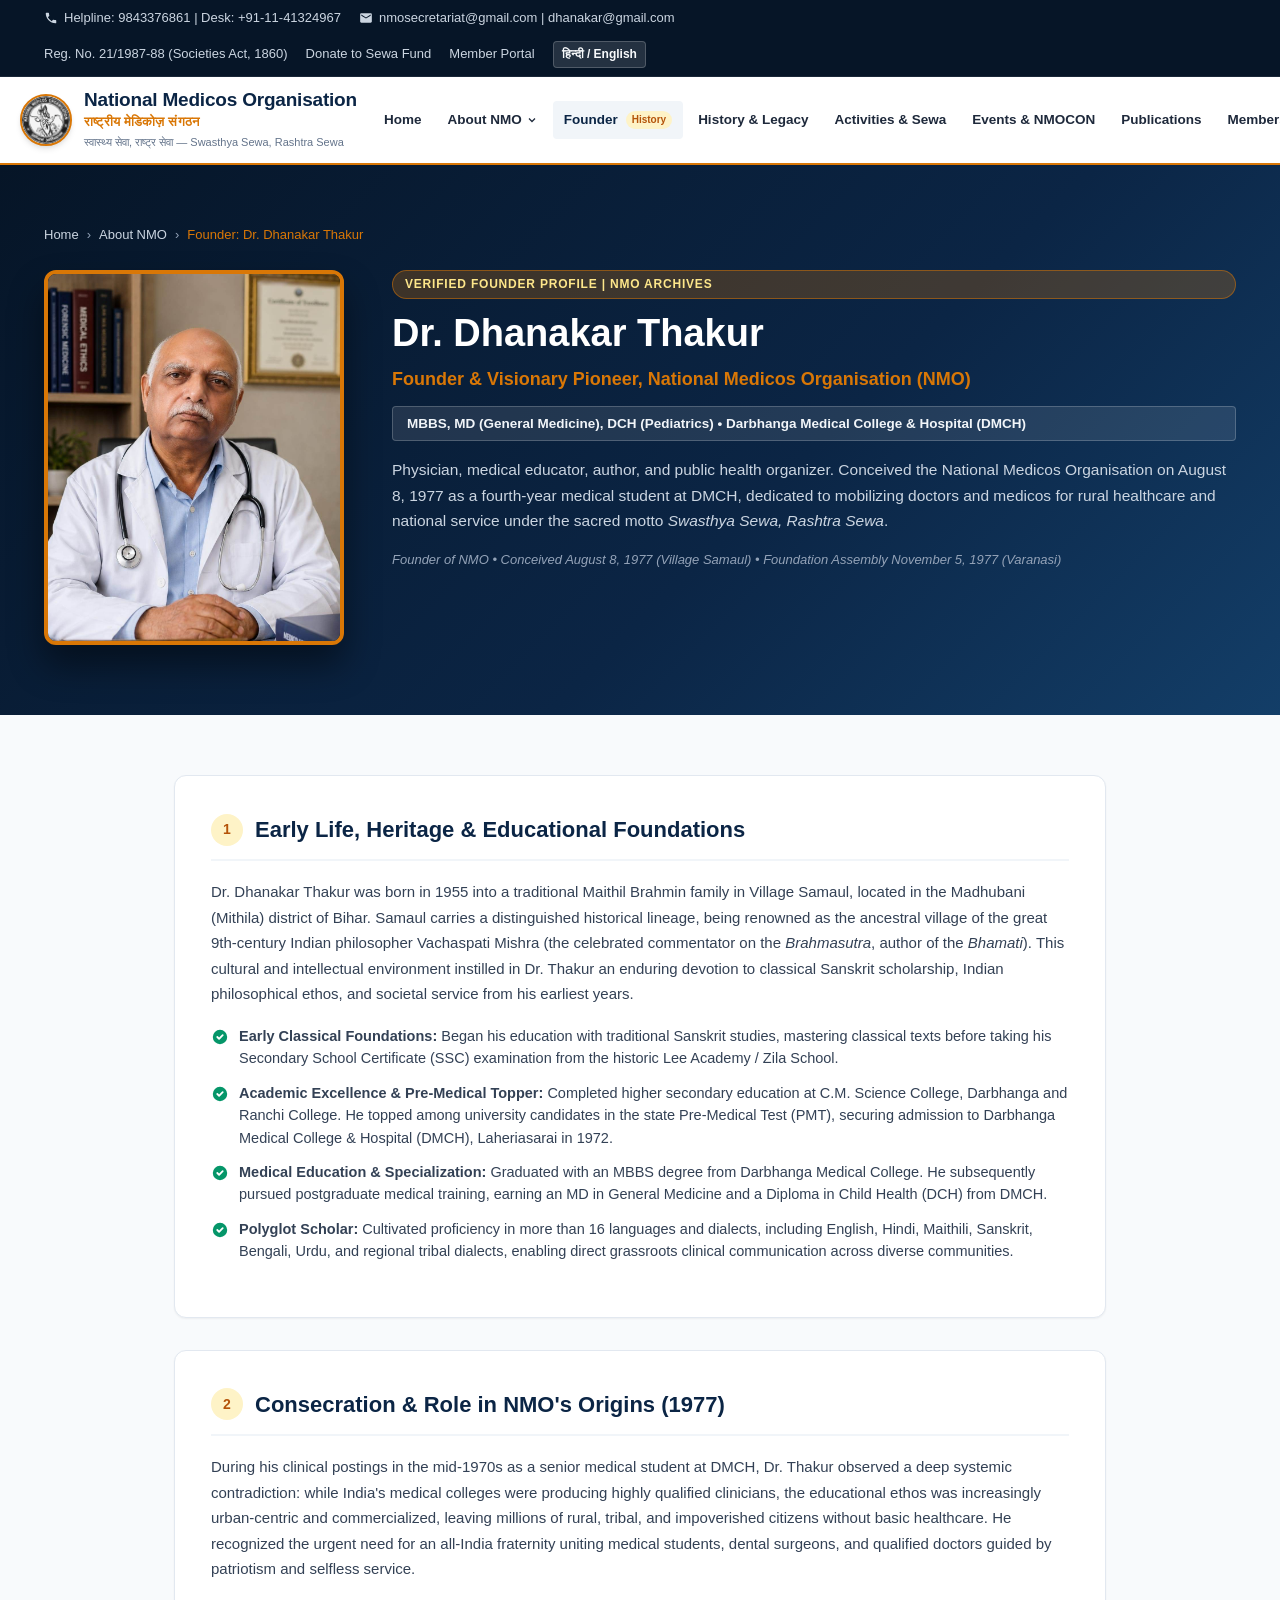
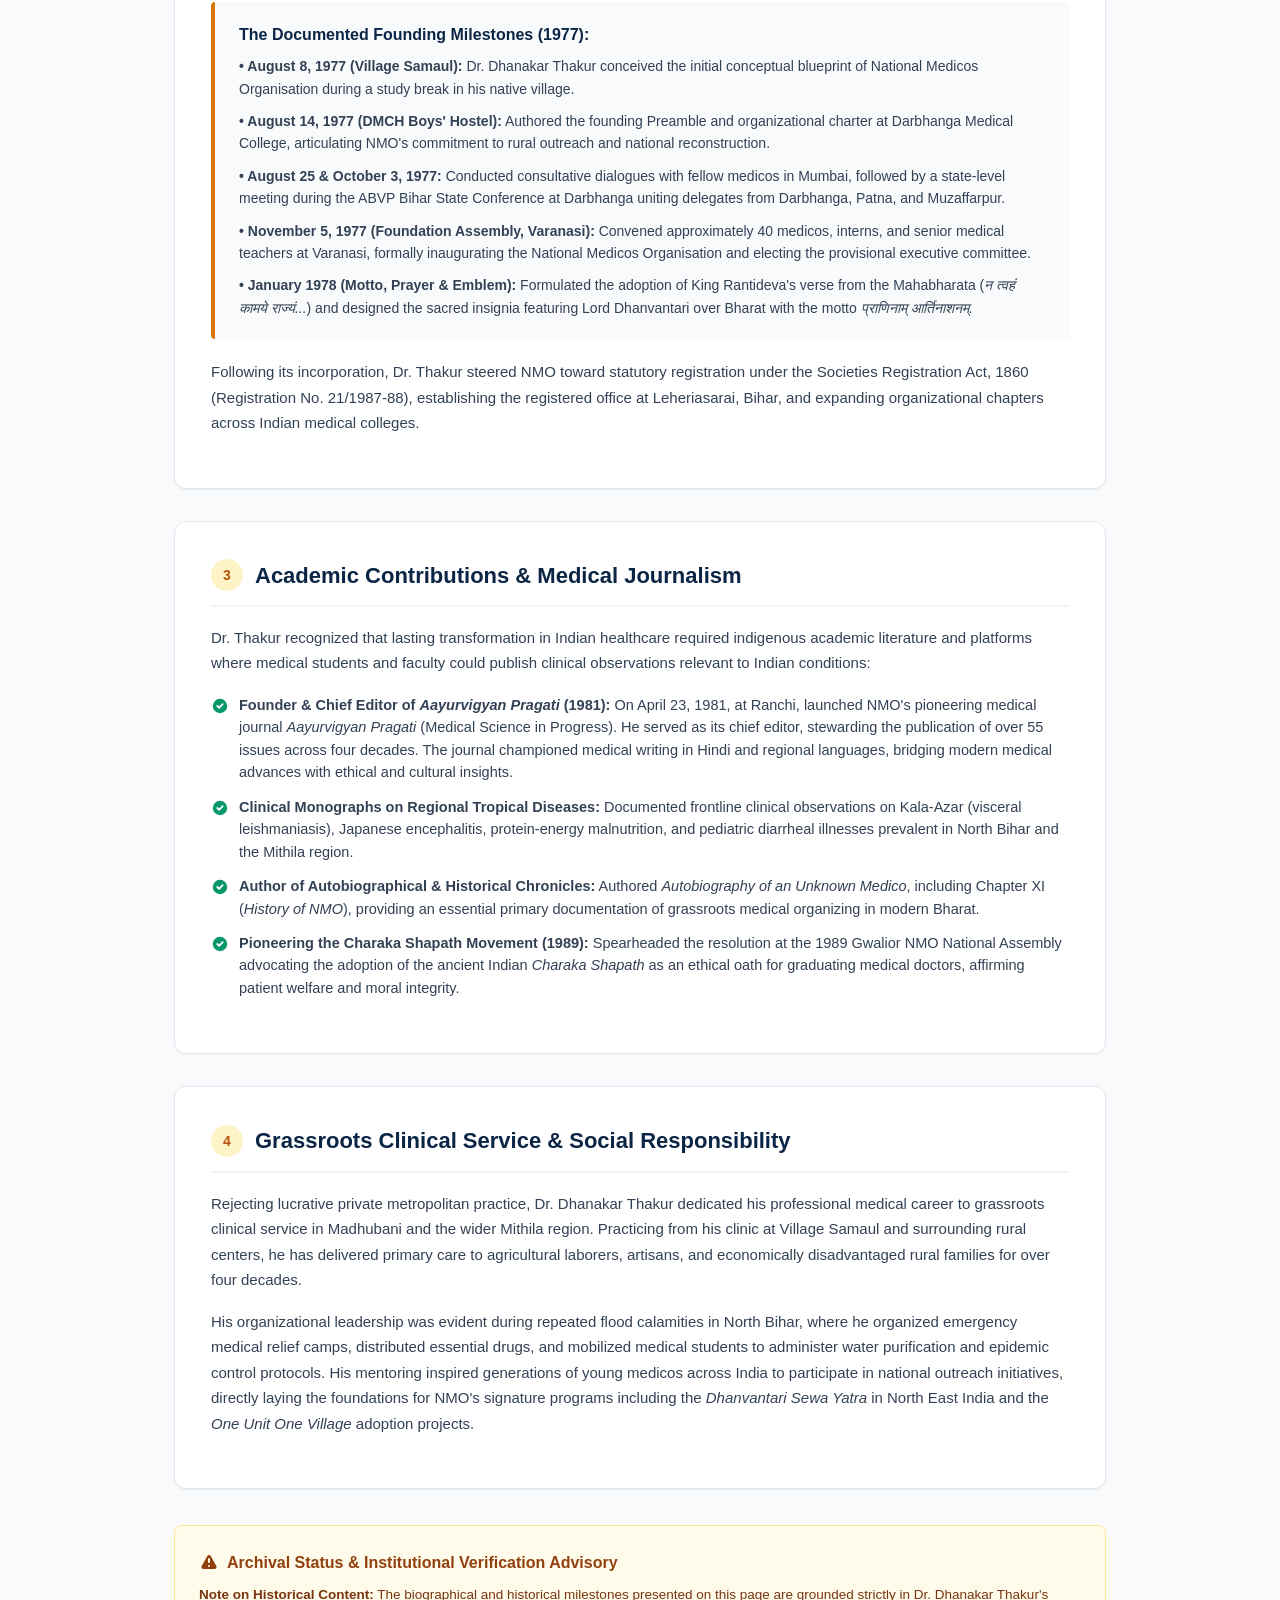
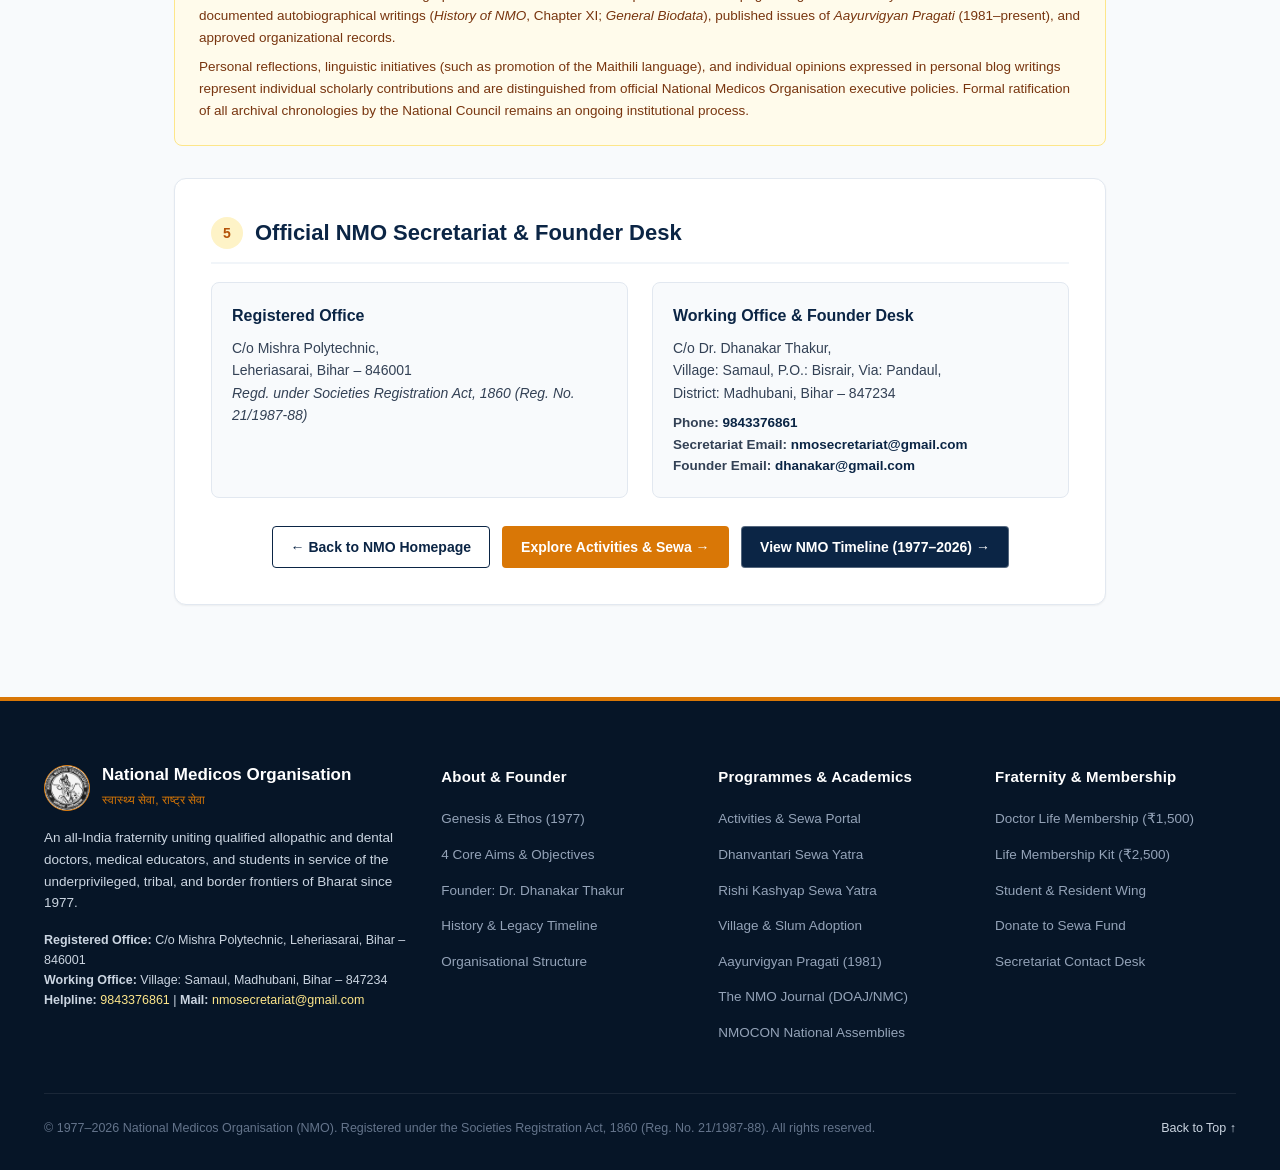
<file: founder.html>
<!DOCTYPE html>
<html lang="en">
<head>
  <meta charset="UTF-8">
  <meta name="viewport" content="width=device-width, initial-scale=1.0">
  <title>Dr. Dhanakar Thakur - Founder, National Medicos Organisation (NMO) | Biography & History</title>
  <meta name="description" content="Biography and historical record of Dr. Dhanakar Thakur, Founder of National Medicos Organisation (NMO). Conceived August 8, 1977 at Village Samaul.">
  <link rel="icon" type="image/png" href="nmo_logo.png">
  <link rel="stylesheet" href="styles.css">
  <style>
/* ==========================================================================
   Universal Reset & Box-Sizing Preconditions
   ========================================================================== */
*, *::before, *::after {
  box-sizing: border-box;
}

html {
  scroll-behavior: smooth;
  -webkit-text-size-adjust: 100%;
}

body {
  margin: 0;
  padding: 0;
  width: 100%;
  overflow-x: hidden;
  position: relative;
}

img {
  max-width: 100%;
  height: auto;
}

/* ==========================================================================
   Navigation Smooth Scroll & Dropdown Enhancements
   ========================================================================== */
html {
  scroll-behavior: smooth;
}

section[id],
div[id].nmocon-gallery-wrapper,
div[id].founder-hero-grid,
div.activity-card[id] {
  scroll-margin-top: 85px;
}

.nav-item.dropdown-open .dropdown-menu {
  opacity: 1;
  visibility: visible;
  transform: translateY(0);
}

.nav-item.dropdown-open .arrow {
  transform: rotate(180deg);
}

:root {
  --primary-navy: #0b2545;
  --primary-navy-dark: #061527;
  --primary-navy-light: #133e68;
  --saffron-accent: #d97706;
  --saffron-hover: #b45309;
  --saffron-subtle: #fef3c7;
  --teal-medical: #0284c7;
  --teal-medical-light: #e0f2fe;
  --emerald-health: #059669;
  --slate-dark: #1e293b;
  --slate-body: #334155;
  --slate-muted: #64748b;
  --slate-border: #e2e8f0;
  --bg-light: #f8fafc;
  --bg-white: #ffffff;
  --font-family: -apple-system, BlinkMacSystemFont, "Segoe UI", Roboto, "Helvetica Neue", Arial, sans-serif;
  --shadow-sm: 0 1px 2px 0 rgba(0, 0, 0, 0.05);
  --shadow-md: 0 4px 6px -1px rgba(0, 0, 0, 0.1), 0 2px 4px -1px rgba(0, 0, 0, 0.06);
  --shadow-lg: 0 10px 15px -3px rgba(0, 0, 0, 0.1), 0 4px 6px -2px rgba(0, 0, 0, 0.05);
  --shadow-xl: 0 20px 25px -5px rgba(0, 0, 0, 0.1), 0 10px 10px -5px rgba(0, 0, 0, 0.04);
  --radius-sm: 4px;
  --radius-md: 8px;
  --radius-lg: 12px;
  --radius-full: 9999px;
  --transition: all 0.25s ease-in-out;
}

* {
  box-sizing: border-box;
  margin: 0;
  padding: 0;
}

html, body {
  overflow-x: hidden;
  width: 100%;
  max-width: 100%;
}

body {
  font-family: var(--font-family);
  color: var(--slate-body);
  background-color: var(--bg-light);
  line-height: 1.6;
  -webkit-font-smoothing: antialiased;
}

a {
  text-decoration: none;
  color: inherit;
}

.container {
  max-width: 1240px;
  margin: 0 auto;
  padding: 0 24px;
  width: 100%;
}

/* Top Utility Bar */
.utility-header {
  background-color: var(--primary-navy-dark);
  color: #cbd5e1;
  font-size: 13px;
  padding: 8px 0;
  border-bottom: 1px solid rgba(255, 255, 255, 0.08);
}
.utility-content {
  display: flex;
  justify-content: space-between;
  align-items: center;
  flex-wrap: wrap;
  gap: 12px;
}
.utility-left, .utility-right {
  display: flex;
  align-items: center;
  gap: 18px;
  flex-wrap: wrap;
}
.utility-item {
  display: inline-flex;
  align-items: center;
  gap: 6px;
  color: #cbd5e1;
}
.utility-item a {
  color: #cbd5e1;
  transition: var(--transition);
}
.utility-item a:hover {
  color: var(--saffron-accent);
}
.lang-badge {
  background: rgba(255, 255, 255, 0.12);
  padding: 3px 8px;
  border-radius: var(--radius-sm);
  cursor: pointer;
  font-weight: 600;
  color: #f8fafc;
  border: 1px solid rgba(255, 255, 255, 0.2);
  font-size: 12px;
}
.lang-badge:hover {
  background: var(--saffron-accent);
}

/* Main Navigation Header */
.main-header {
  background: var(--bg-white);
  box-shadow: var(--shadow-sm);
  position: sticky;
  top: 0;
  z-index: 1000;
  border-bottom: 2px solid var(--saffron-accent);
}
.nav-container {
  display: flex;
  align-items: center;
  justify-content: space-between;
  padding: 12px 0;
  gap: 16px;
}
.brand-block {
  display: flex;
  align-items: center;
  gap: 12px;
  text-decoration: none;
  flex-shrink: 0;
}
.brand-logo-wrap {
  width: 52px;
  height: 52px;
  border-radius: 50%;
  background: #ffffff;
  border: 2px solid var(--saffron-accent);
  box-shadow: var(--shadow-md);
  display: flex;
  align-items: center;
  justify-content: center;
  overflow: hidden;
  flex-shrink: 0;
}
.brand-logo-img {
  width: 100%;
  height: 100%;
  object-fit: contain;
  display: block;
}
.brand-text h1 {
  font-size: 19px;
  font-weight: 800;
  color: var(--primary-navy);
  letter-spacing: -0.2px;
  line-height: 1.2;
}
.brand-text .hindi-sub {
  font-size: 13px;
  font-weight: 700;
  color: var(--saffron-accent);
  letter-spacing: 0.2px;
}
.brand-text .tagline {
  font-size: 11px;
  color: var(--slate-muted);
  font-weight: 500;
  margin-top: 1px;
}

/* Nav Links & Dropdowns */
.nav-menu {
  display: flex;
  align-items: center;
  list-style: none;
  gap: 4px;
  margin: 0;
  padding: 0;
}
.nav-item {
  position: relative;
}
.nav-link {
  padding: 8px 11px;
  font-size: 13.5px;
  font-weight: 600;
  color: var(--slate-dark);
  border-radius: var(--radius-sm);
  display: flex;
  align-items: center;
  gap: 4px;
  transition: var(--transition);
  white-space: nowrap;
}
.nav-link:hover, .nav-item:hover > .nav-link, .nav-link.active {
  color: var(--primary-navy);
  background-color: #f1f5f9;
}
.nav-link svg.arrow {
  width: 12px;
  height: 12px;
  transition: transform 0.2s;
}
.nav-item:hover .nav-link svg.arrow {
  transform: rotate(180deg);
}
.nav-badge {
  display: inline-block;
  padding: 1px 6px;
  font-size: 10px;
  font-weight: 700;
  border-radius: var(--radius-full);
  background: var(--saffron-subtle);
  color: var(--saffron-hover);
  margin-left: 4px;
}
.dropdown-menu {
  position: absolute;
  top: 100%;
  left: 0;
  background: var(--bg-white);
  min-width: 250px;
  box-shadow: var(--shadow-xl);
  border-radius: var(--radius-md);
  border: 1px solid var(--slate-border);
  padding: 8px 0;
  list-style: none;
  opacity: 0;
  visibility: hidden;
  transform: translateY(10px);
  transition: all 0.2s ease-in-out;
  z-index: 100;
}
.nav-item:hover .dropdown-menu {
  opacity: 1;
  visibility: visible;
  transform: translateY(0);
}
.dropdown-item a {
  display: block;
  padding: 9px 18px;
  font-size: 13.5px;
  font-weight: 500;
  color: var(--slate-body);
  transition: var(--transition);
}
.dropdown-item a:hover {
  background: #f8fafc;
  color: var(--saffron-accent);
  padding-left: 22px;
}

/* Nav Actions */
.nav-actions {
  display: flex;
  align-items: center;
  gap: 10px;
  flex-shrink: 0;
}
.btn {
  display: inline-flex;
  align-items: center;
  justify-content: center;
  gap: 8px;
  padding: 9px 18px;
  font-size: 14px;
  font-weight: 600;
  border-radius: var(--radius-sm);
  cursor: pointer;
  border: 1px solid transparent;
  transition: var(--transition);
  text-decoration: none;
  white-space: nowrap;
}
.btn-primary {
  background: var(--saffron-accent);
  color: white;
}
.btn-primary:hover {
  background: var(--saffron-hover);
  color: white;
  transform: translateY(-1px);
  box-shadow: var(--shadow-md);
}
.btn-outline {
  border-color: var(--primary-navy);
  color: var(--primary-navy);
  background: transparent;
}
.btn-outline:hover {
  background: var(--primary-navy);
  color: white;
}
.btn-light {
  background: rgba(255,255,255,0.15);
  color: white;
  backdrop-filter: blur(4px);
  border: 1px solid rgba(255,255,255,0.3);
}
.btn-light:hover {
  background: white;
  color: var(--primary-navy);
}
.btn-search {
  background: transparent;
  border: 1px solid var(--slate-border);
  border-radius: var(--radius-sm);
  width: 38px;
  height: 38px;
  display: flex;
  align-items: center;
  justify-content: center;
  cursor: pointer;
  color: var(--slate-muted);
  transition: var(--transition);
}
.btn-search:hover {
  background: #f1f5f9;
  color: var(--primary-navy);
}
.hamburger-btn {
  display: none;
  background: none;
  border: none;
  cursor: pointer;
  color: var(--primary-navy);
  padding: 6px;
}

/* Mobile Drawer */
.mobile-drawer {
  display: none;
  position: fixed;
  top: 0;
  left: 0;
  width: 100%;
  height: 100%;
  background: rgba(15, 23, 42, 0.75);
  z-index: 10000;
  backdrop-filter: blur(2px);
}
.mobile-drawer.open {
  display: block;
}
.drawer-content {
  width: 82%;
  max-width: 340px;
  height: 100%;
  background: white;
  overflow-y: auto;
  padding: 24px;
  box-shadow: var(--shadow-xl);
}
.drawer-header {
  display: flex;
  justify-content: space-between;
  align-items: center;
  margin-bottom: 20px;
  padding-bottom: 14px;
  border-bottom: 1px solid var(--slate-border);
}
.drawer-nav-list {
  list-style: none;
  display: flex;
  flex-direction: column;
  gap: 10px;
  margin: 0;
  padding: 0;
}
.drawer-nav-item a {
  font-size: 15px;
  font-weight: 600;
  color: var(--slate-dark);
  display: block;
  padding: 8px 0;
  border-bottom: 1px solid #f8fafc;
}
.drawer-nav-item a:hover {
  color: var(--saffron-accent);
}
.drawer-sublist {
  list-style: none;
  padding-left: 14px;
  margin-top: 4px;
  display: flex;
  flex-direction: column;
  gap: 6px;
}
.drawer-sublist a {
  font-size: 13.5px;
  color: var(--slate-body);
  font-weight: 500;
  padding: 4px 0;
}

/* Section Headers */
.section-header {
  text-align: center;
  max-width: 780px;
  margin: 0 auto 48px;
}
.section-badge {
  display: inline-block;
  padding: 5px 14px;
  background: var(--saffron-subtle);
  color: var(--saffron-hover);
  border-radius: var(--radius-full);
  font-size: 12.5px;
  font-weight: 700;
  text-transform: uppercase;
  letter-spacing: 0.8px;
  margin-bottom: 12px;
  border: 1px solid rgba(217, 119, 6, 0.2);
}
.section-badge.blue {
  background: var(--teal-medical-light);
  color: var(--primary-navy);
  border-color: rgba(2, 132, 199, 0.2);
}
.section-title {
  font-size: 32px;
  font-weight: 800;
  color: var(--primary-navy);
  letter-spacing: -0.5px;
  line-height: 1.25;
  margin-bottom: 14px;
}
.section-desc {
  font-size: 16px;
  color: var(--slate-muted);
  line-height: 1.6;
}

/* Hero Section */
.hero-section {
  background: linear-gradient(135deg, #061527 0%, #0b2545 60%, #133e68 100%);
  color: white;
  padding: 72px 0 84px;
  position: relative;
  overflow: hidden;
}
.hero-grid {
  display: grid;
  grid-template-columns: 1.15fr 0.85fr;
  gap: 44px;
  align-items: center;
}
.hero-badge-wrap {
  display: inline-flex;
  align-items: center;
  gap: 8px;
  padding: 6px 14px;
  background: rgba(217, 119, 6, 0.18);
  border: 1px solid rgba(217, 119, 6, 0.4);
  border-radius: var(--radius-full);
  font-size: 13px;
  font-weight: 600;
  color: #fde68a;
  margin-bottom: 20px;
}
.hero-title {
  font-size: 40px;
  font-weight: 800;
  line-height: 1.18;
  letter-spacing: -0.5px;
  margin-bottom: 16px;
}
.hero-subtitle {
  font-size: 18px;
  font-weight: 600;
  color: var(--saffron-accent);
  margin-bottom: 18px;
}
.hero-desc {
  font-size: 15.5px;
  line-height: 1.65;
  color: #cbd5e1;
  margin-bottom: 28px;
}
.hero-ctas {
  display: flex;
  gap: 14px;
  flex-wrap: wrap;
  margin-bottom: 36px;
}
.hero-metrics {
  display: grid;
  grid-template-columns: repeat(4, 1fr);
  gap: 16px;
  border-top: 1px solid rgba(255, 255, 255, 0.12);
  padding-top: 24px;
}
.metric-item h4 {
  font-size: 24px;
  font-weight: 800;
  color: var(--saffron-accent);
}
.metric-item p {
  font-size: 12px;
  color: #94a3b8;
  text-transform: uppercase;
  letter-spacing: 0.5px;
  margin-top: 2px;
}

/* Mankind Mantra Card */
.mantra-card {
  background: rgba(255, 255, 255, 0.05);
  backdrop-filter: blur(12px);
  border: 1px solid rgba(255, 255, 255, 0.15);
  border-radius: var(--radius-lg);
  padding: 30px;
  box-shadow: 0 20px 40px rgba(0, 0, 0, 0.35);
  position: relative;
}
.mantra-card::before {
  content: "";
  position: absolute;
  top: 0;
  left: 0;
  width: 4px;
  height: 100%;
  background: var(--saffron-accent);
  border-top-left-radius: var(--radius-lg);
  border-bottom-left-radius: var(--radius-lg);
}
.mantra-badge {
  display: inline-block;
  font-size: 11.5px;
  font-weight: 700;
  text-transform: uppercase;
  letter-spacing: 1px;
  color: #fde68a;
  margin-bottom: 12px;
}
.mantra-sanskrit {
  font-size: 18px;
  font-weight: 700;
  color: #ffffff;
  line-height: 1.6;
  margin-bottom: 16px;
  border-bottom: 1px solid rgba(255, 255, 255, 0.12);
  padding-bottom: 14px;
  font-family: Georgia, serif;
}
.mantra-hindi {
  font-size: 14.5px;
  color: #e2e8f0;
  margin-bottom: 14px;
  line-height: 1.55;
}
.mantra-english {
  font-size: 13.5px;
  color: #94a3b8;
  font-style: italic;
  line-height: 1.5;
}

/* General Section Styling */
section {
  padding: 72px 0;
}
.bg-white {
  background-color: var(--bg-white);
}
.bg-light {
  background-color: var(--bg-light);
}

/* About Section & Aims */
.about-lead-box {
  background: white;
  border-radius: var(--radius-lg);
  padding: 36px;
  border: 1px solid var(--slate-border);
  box-shadow: var(--shadow-sm);
  margin-bottom: 40px;
}
.about-lead-box h3 {
  font-size: 24px;
  color: var(--primary-navy);
  font-weight: 800;
  margin-bottom: 14px;
}
.aims-grid {
  display: grid;
  grid-template-columns: repeat(2, 1fr);
  gap: 24px;
  margin-bottom: 40px;
}
.aim-card {
  background: white;
  border: 1px solid var(--slate-border);
  border-radius: var(--radius-md);
  padding: 26px;
  transition: var(--transition);
  border-top: 4px solid var(--primary-navy);
}
.aim-card:hover {
  transform: translateY(-3px);
  box-shadow: var(--shadow-lg);
  border-top-color: var(--saffron-accent);
}
.aim-card-header {
  display: flex;
  align-items: center;
  gap: 12px;
  margin-bottom: 12px;
}
.aim-icon-box {
  width: 42px;
  height: 42px;
  border-radius: var(--radius-sm);
  background: #eff6ff;
  color: var(--primary-navy);
  display: flex;
  align-items: center;
  justify-content: center;
  font-weight: 800;
  font-size: 16px;
  flex-shrink: 0;
}
.aim-card h4 {
  font-size: 18px;
  font-weight: 700;
  color: var(--primary-navy);
}
.aim-card p {
  font-size: 14.5px;
  color: var(--slate-body);
  line-height: 1.6;
}

/* Founder Spotlight Card */
.founder-spotlight-card {
  background: linear-gradient(135deg, #061527 0%, #0b2545 60%, #133e68 100%);
  color: white;
  border-radius: var(--radius-lg);
  padding: 36px;
  box-shadow: var(--shadow-lg);
  display: grid;
  grid-template-columns: 240px 1fr;
  gap: 36px;
  align-items: start;
  margin-top: 10px;
  width: 100%;
}
.founder-portrait-frame {
  width: 100%;
  max-width: 240px;
  aspect-ratio: 4 / 5;
  height: auto;
  border-radius: var(--radius-lg);
  border: 4px solid var(--saffron-accent);
  background: #061527;
  box-shadow: 0 15px 30px rgba(0, 0, 0, 0.4);
  overflow: hidden;
  position: relative;
  flex-shrink: 0;
  margin: 0;
  display: block;
}
.founder-portrait-frame img {
  width: 100%;
  height: 100%;
  object-fit: cover;
  object-position: center top;
  display: block;
}
.founder-spotlight-info {
  display: flex;
  flex-direction: column;
  justify-content: flex-start;
  min-width: 0;
  z-index: 1;
  text-align: left;
}
.founder-spotlight-info h3 {
  font-size: 25px;
  font-weight: 800;
  margin-bottom: 4px;
  color: white;
}
.founder-spotlight-info .founder-creds {
  font-size: 14px;
  color: #fde68a;
  font-weight: 600;
  margin-bottom: 12px;
}
.founder-spotlight-info p {
  font-size: 14.5px;
  color: #e2e8f0;
  line-height: 1.6;
  margin-bottom: 20px;
}

/* Timeline Section */
.timeline-wrap {
  position: relative;
  max-width: 960px;
  margin: 0 auto;
  padding: 10px 0;
}
.timeline-phase-header {
  background: var(--primary-navy);
  color: white;
  padding: 14px 24px;
  border-radius: var(--radius-md);
  font-size: 16px;
  font-weight: 700;
  display: flex;
  align-items: center;
  justify-content: space-between;
  margin: 36px 0 24px;
  border-left: 6px solid var(--saffron-accent);
}
.timeline-phase-header:first-of-type {
  margin-top: 0;
}
.timeline-list {
  position: relative;
  padding-left: 32px;
  border-left: 2px solid var(--slate-border);
  display: flex;
  flex-direction: column;
  gap: 22px;
}
.timeline-node {
  position: relative;
}
.timeline-node::before {
  content: "";
  position: absolute;
  left: -39px;
  top: 6px;
  width: 14px;
  height: 14px;
  border-radius: 50%;
  background: var(--saffron-accent);
  border: 3px solid white;
  box-shadow: 0 0 0 2px var(--slate-border);
}
.timeline-node.active::before {
  background: var(--emerald-health);
}
.timeline-card {
  background: white;
  border: 1px solid var(--slate-border);
  border-radius: var(--radius-md);
  padding: 20px 24px;
  box-shadow: var(--shadow-sm);
  transition: var(--transition);
}
.timeline-card:hover {
  box-shadow: var(--shadow-md);
  border-color: #cbd5e1;
}
.timeline-date-badge {
  display: inline-block;
  padding: 3px 10px;
  background: #eff6ff;
  color: var(--teal-medical);
  font-weight: 700;
  font-size: 12.5px;
  border-radius: var(--radius-full);
  margin-bottom: 8px;
}
.timeline-card h4 {
  font-size: 17px;
  font-weight: 700;
  color: var(--primary-navy);
  margin-bottom: 6px;
}
.timeline-card p {
  font-size: 14px;
  color: var(--slate-body);
  line-height: 1.55;
}

/* Activities Section & Tabs */
.filter-tabs {
  display: flex;
  justify-content: center;
  gap: 10px;
  flex-wrap: wrap;
  margin-bottom: 36px;
}
.filter-tab {
  padding: 9px 20px;
  border-radius: var(--radius-full);
  background: white;
  border: 1px solid var(--slate-border);
  font-size: 14px;
  font-weight: 600;
  color: var(--slate-body);
  cursor: pointer;
  transition: var(--transition);
}
.filter-tab:hover, .filter-tab.active {
  background: var(--primary-navy);
  color: white;
  border-color: var(--primary-navy);
}
.activities-grid {
  display: grid;
  grid-template-columns: repeat(3, 1fr);
  gap: 26px;
}
.activity-card {
  background: white;
  border-radius: var(--radius-lg);
  border: 1px solid var(--slate-border);
  overflow: hidden;
  box-shadow: var(--shadow-sm);
  display: flex;
  flex-direction: column;
  transition: var(--transition);
}
.activity-card:hover {
  transform: translateY(-4px);
  box-shadow: var(--shadow-lg);
}
.activity-top-strip {
  height: 6px;
  background: var(--primary-navy);
}
.activity-top-strip.current {
  background: var(--emerald-health);
}
.activity-top-strip.historical {
  background: #64748b;
}
.activity-body {
  padding: 24px;
  display: flex;
  flex-direction: column;
  flex-grow: 1;
}
.activity-tag {
  font-size: 11.5px;
  font-weight: 700;
  text-transform: uppercase;
  letter-spacing: 0.6px;
  padding: 3px 8px;
  border-radius: var(--radius-sm);
  display: inline-block;
  margin-bottom: 12px;
  align-self: flex-start;
}
.activity-tag.tag-current {
  background: #dcfce7;
  color: #166534;
}
.activity-tag.tag-historical {
  background: #f1f5f9;
  color: #475569;
}
.activity-body h4 {
  font-size: 18px;
  font-weight: 700;
  color: var(--primary-navy);
  margin-bottom: 10px;
  line-height: 1.35;
}
.activity-body p {
  font-size: 14px;
  color: var(--slate-body);
  line-height: 1.55;
  margin-bottom: 16px;
  flex-grow: 1;
}
.activity-meta {
  font-size: 12.5px;
  color: var(--slate-muted);
  font-weight: 500;
  border-top: 1px solid #f1f5f9;
  padding-top: 12px;
}

/* Publications Section */
.publications-grid {
  display: grid;
  grid-template-columns: repeat(3, 1fr);
  gap: 26px;
  margin-bottom: 32px;
}
.pub-card {
  background: white;
  border-radius: var(--radius-lg);
  border: 1px solid var(--slate-border);
  padding: 26px;
  box-shadow: var(--shadow-sm);
  transition: var(--transition);
  display: flex;
  flex-direction: column;
}
.pub-card:hover {
  box-shadow: var(--shadow-md);
  border-color: #cbd5e1;
}
.pub-badge {
  font-size: 12px;
  font-weight: 700;
  padding: 4px 10px;
  border-radius: var(--radius-full);
  background: #eff6ff;
  color: var(--primary-navy);
  display: inline-block;
  margin-bottom: 14px;
  align-self: flex-start;
}
.pub-card h4 {
  font-size: 18px;
  font-weight: 700;
  color: var(--primary-navy);
  margin-bottom: 10px;
  line-height: 1.35;
}
.pub-card p {
  font-size: 14px;
  color: var(--slate-body);
  line-height: 1.55;
  margin-bottom: 16px;
  flex-grow: 1;
}

/* Events Section */
.events-layout {
  display: grid;
  grid-template-columns: 1.2fr 0.8fr;
  gap: 28px;
}
.event-featured {
  background: white;
  border-radius: var(--radius-lg);
  border: 1px solid var(--slate-border);
  padding: 32px;
  box-shadow: var(--shadow-sm);
  border-left: 6px solid var(--saffron-accent);
}
.event-side-card {
  background: white;
  border-radius: var(--radius-md);
  border: 1px solid var(--slate-border);
  padding: 22px;
  box-shadow: var(--shadow-sm);
  margin-bottom: 18px;
}

/* Leadership Section */
.leadership-grid {
  display: grid;
  grid-template-columns: repeat(4, 1fr);
  gap: 22px;
}
.leader-card {
  background: white;
  border-radius: var(--radius-md);
  border: 1px solid var(--slate-border);
  padding: 24px;
  text-align: center;
  box-shadow: var(--shadow-sm);
  transition: var(--transition);
}
.leader-card:hover {
  box-shadow: var(--shadow-md);
  transform: translateY(-2px);
}
.leader-avatar-ph {
  width: 76px;
  height: 76px;
  border-radius: 50%;
  background: #eff6ff;
  color: var(--primary-navy);
  font-size: 24px;
  font-weight: 800;
  display: flex;
  align-items: center;
  justify-content: center;
  margin: 0 auto 16px;
  border: 2px solid var(--saffron-accent);
}
.leader-card h4 {
  font-size: 17px;
  font-weight: 700;
  color: var(--primary-navy);
  margin-bottom: 4px;
}
.leader-card .designation {
  font-size: 13.5px;
  color: var(--saffron-accent);
  font-weight: 600;
  margin-bottom: 6px;
}
.leader-card .spec {
  font-size: 12.5px;
  color: var(--slate-muted);
}

/* Membership Section */
.membership-grid {
  display: grid;
  grid-template-columns: repeat(3, 1fr);
  gap: 26px;
}
.member-tier-card {
  background: white;
  border-radius: var(--radius-lg);
  border: 1px solid var(--slate-border);
  padding: 32px 26px;
  box-shadow: var(--shadow-sm);
  display: flex;
  flex-direction: column;
  position: relative;
}
.member-tier-card.featured {
  border: 2px solid var(--saffron-accent);
  box-shadow: var(--shadow-lg);
}
.featured-tag {
  position: absolute;
  top: -12px;
  left: 50%;
  transform: translateX(-50%);
  background: var(--saffron-accent);
  color: white;
  font-size: 11px;
  font-weight: 800;
  text-transform: uppercase;
  padding: 3px 12px;
  border-radius: var(--radius-full);
  letter-spacing: 0.5px;
}
.tier-price {
  font-size: 32px;
  font-weight: 800;
  color: var(--primary-navy);
  margin: 14px 0 16px;
}
.tier-features {
  list-style: none;
  display: flex;
  flex-direction: column;
  gap: 10px;
  margin-bottom: 24px;
  flex-grow: 1;
  padding: 0;
}
.tier-features li {
  font-size: 13.5px;
  color: var(--slate-body);
  display: flex;
  align-items: flex-start;
  gap: 8px;
}

/* Contact Section */
.contact-grid {
  display: grid;
  grid-template-columns: repeat(3, 1fr);
  gap: 24px;
}
.contact-card {
  background: white;
  border-radius: var(--radius-md);
  border: 1px solid var(--slate-border);
  padding: 26px;
  box-shadow: var(--shadow-sm);
}
.contact-card-title {
  font-size: 14px;
  font-weight: 700;
  text-transform: uppercase;
  letter-spacing: 0.6px;
  color: var(--saffron-accent);
  margin-bottom: 12px;
  display: flex;
  align-items: center;
  gap: 8px;
}
.contact-card h4 {
  font-size: 17px;
  font-weight: 700;
  color: var(--primary-navy);
  margin-bottom: 8px;
}
.contact-card p, .contact-card address {
  font-size: 14px;
  color: var(--slate-body);
  line-height: 1.6;
  font-style: normal;
}
.contact-card a {
  color: var(--primary-navy);
  font-weight: 600;
  transition: var(--transition);
}
.contact-card a:hover {
  color: var(--saffron-accent);
}

/* Footer */
.site-footer {
  background: var(--primary-navy-dark);
  color: #94a3b8;
  padding: 64px 0 32px;
  border-top: 4px solid var(--saffron-accent);
}
.footer-grid {
  display: grid;
  grid-template-columns: 1.5fr 1fr 1fr 1fr;
  gap: 36px;
  margin-bottom: 48px;
}
.footer-brand-wrap {
  display: flex;
  align-items: center;
  gap: 12px;
  margin-bottom: 16px;
}
.footer-logo-img {
  width: 46px;
  height: 46px;
  border-radius: 50%;
  background: white;
  object-fit: contain;
  border: 1px solid var(--saffron-accent);
}
.footer-brand h4 {
  color: white;
  font-size: 17px;
  font-weight: 800;
  line-height: 1.2;
}
.footer-brand p {
  font-size: 13.5px;
  color: #cbd5e1;
  line-height: 1.6;
  margin-bottom: 16px;
}
.footer-col h5 {
  color: white;
  font-size: 15px;
  font-weight: 700;
  margin-bottom: 16px;
  letter-spacing: 0.2px;
}
.footer-links {
  list-style: none;
  display: flex;
  flex-direction: column;
  gap: 10px;
  padding: 0;
  margin: 0;
}
.footer-links a {
  color: #94a3b8;
  font-size: 13.5px;
  transition: var(--transition);
}
.footer-links a:hover {
  color: var(--saffron-accent);
  padding-left: 4px;
}
.footer-bottom {
  border-top: 1px solid rgba(255, 255, 255, 0.08);
  padding-top: 24px;
  display: flex;
  justify-content: space-between;
  align-items: center;
  flex-wrap: wrap;
  gap: 16px;
  font-size: 12.5px;
  color: #64748b;
}

/* Modal Dialogs */
.modal-backdrop {
  display: none;
  position: fixed;
  top: 0;
  left: 0;
  width: 100%;
  height: 100%;
  background: rgba(15, 23, 42, 0.75);
  z-index: 20000;
  backdrop-filter: blur(3px);
  align-items: center;
  justify-content: center;
  padding: 20px;
}
.modal-backdrop.open {
  display: flex;
}
.modal-box {
  background: white;
  border-radius: var(--radius-lg);
  max-width: 680px;
  width: 100%;
  max-height: 90vh;
  overflow-y: auto;
  padding: 32px;
  position: relative;
  box-shadow: var(--shadow-xl);
}
.modal-close-btn {
  position: absolute;
  top: 18px;
  right: 18px;
  background: none;
  border: none;
  font-size: 24px;
  color: var(--slate-muted);
  cursor: pointer;
  line-height: 1;
}
.modal-close-btn:hover {
  color: var(--primary-navy);
}
.modal-title {
  font-size: 22px;
  font-weight: 800;
  color: var(--primary-navy);
  margin-bottom: 16px;
  padding-right: 30px;
}
.modal-body {
  font-size: 14.5px;
  color: var(--slate-body);
  line-height: 1.65;
}

/* Search Modal Specifics */
.search-input-wrap {
  display: flex;
  gap: 10px;
  margin-bottom: 16px;
}
.search-field {
  flex-grow: 1;
  padding: 12px 16px;
  border: 1px solid var(--slate-border);
  border-radius: var(--radius-sm);
  font-size: 15px;
  font-family: inherit;
}
.search-results-list {
  max-height: 280px;
  overflow-y: auto;
  border: 1px solid var(--slate-border);
  border-radius: var(--radius-sm);
}
.search-result-item {
  padding: 12px 16px;
  border-bottom: 1px solid #f1f5f9;
  cursor: pointer;
}
.search-result-item:hover {
  background: #f8fafc;
}
.search-result-item h5 {
  font-size: 14.5px;
  color: var(--primary-navy);
  margin-bottom: 2px;
}
.search-result-item p {
  font-size: 12.5px;
  color: var(--slate-muted);
}

/* Founder Page Specific Styles */
.founder-header-banner {
  background: linear-gradient(135deg, #061527 0%, #0b2545 60%, #133e68 100%);
  color: white;
  padding: 60px 0 70px;
}
.breadcrumb {
  display: flex;
  align-items: center;
  gap: 8px;
  font-size: 13px;
  color: #94a3b8;
  margin-bottom: 24px;
}
.breadcrumb a {
  color: #cbd5e1;
}
.breadcrumb a:hover {
  color: var(--saffron-accent);
}
.founder-hero-grid {
  display: grid;
  grid-template-columns: 300px 1fr;
  gap: 48px;
  align-items: start;
  width: 100%;
}
.founder-portrait-frame-large {
  width: 100%;
  max-width: 300px;
  aspect-ratio: 4 / 5;
  height: auto;
  border-radius: var(--radius-lg);
  border: 4px solid var(--saffron-accent);
  background: #061527;
  box-shadow: 0 20px 35px rgba(0, 0, 0, 0.45);
  overflow: hidden;
  position: relative;
  flex-shrink: 0;
  margin: 0;
  display: block;
}
.founder-portrait-frame-large img {
  width: 100%;
  height: 100%;
  object-fit: cover;
  object-position: center top;
  display: block;
}
.founder-hero-info {
  display: flex;
  flex-direction: column;
  justify-content: flex-start;
  min-width: 0;
  z-index: 1;
}
.founder-hero-info h1 {
  font-size: 38px;
  font-weight: 800;
  color: white;
  line-height: 1.2;
  margin-bottom: 8px;
}
.founder-hero-info .lead-role {
  font-size: 18px;
  font-weight: 700;
  color: var(--saffron-accent);
  margin-bottom: 12px;
}
.founder-creds-badge {
  display: inline-block;
  padding: 6px 14px;
  background: rgba(255, 255, 255, 0.1);
  border: 1px solid rgba(255, 255, 255, 0.2);
  border-radius: var(--radius-sm);
  font-size: 13.5px;
  color: #f1f5f9;
  font-weight: 600;
  margin-bottom: 16px;
}
.founder-summary-p {
  font-size: 15.5px;
  line-height: 1.65;
  color: #cbd5e1;
}
.founder-content-section {
  background: white;
  border-radius: var(--radius-lg);
  border: 1px solid var(--slate-border);
  padding: 36px;
  margin-bottom: 32px;
  box-shadow: var(--shadow-sm);
}
.founder-section-heading {
  font-size: 22px;
  font-weight: 800;
  color: var(--primary-navy);
  margin-bottom: 18px;
  display: flex;
  align-items: center;
  gap: 12px;
  border-bottom: 2px solid #f1f5f9;
  padding-bottom: 12px;
}
.founder-section-heading span.num-badge {
  width: 32px;
  height: 32px;
  border-radius: 50%;
  background: var(--saffron-subtle);
  color: var(--saffron-hover);
  display: flex;
  align-items: center;
  justify-content: center;
  font-size: 14px;
  font-weight: 800;
  flex-shrink: 0;
}
.founder-body-text {
  font-size: 15px;
  color: var(--slate-body);
  line-height: 1.7;
  margin-bottom: 16px;
}
.founder-facts-list {
  list-style: none;
  display: flex;
  flex-direction: column;
  gap: 12px;
  margin: 18px 0;
  padding: 0;
}
.founder-facts-list li {
  font-size: 14.5px;
  color: var(--slate-body);
  display: flex;
  align-items: flex-start;
  gap: 10px;
  line-height: 1.55;
}
.founder-facts-list li svg {
  color: var(--emerald-health);
  flex-shrink: 0;
  margin-top: 3px;
}
.verification-box {
  background: #fffbeb;
  border: 1px solid #fde68a;
  border-radius: var(--radius-md);
  padding: 24px;
  margin-top: 36px;
}
.verification-box h4 {
  font-size: 16px;
  font-weight: 700;
  color: #92400e;
  margin-bottom: 8px;
  display: flex;
  align-items: center;
  gap: 8px;
}
.verification-box p {
  font-size: 13.5px;
  color: #78350f;
  line-height: 1.6;
}

/* Responsive Breakpoints */

/* ==========================================================================
   NMOCON 2026 Authentic Photo Gallery & Lightbox Styles
   ========================================================================== */
.nmocon-gallery-wrapper {
  margin-top: 40px;
  background: #f8fafc;
  border: 1px solid var(--slate-border);
  border-radius: var(--radius-lg);
  padding: 32px 28px;
  box-shadow: var(--shadow-sm);
}

.nmocon-gallery-header {
  display: flex;
  justify-content: space-between;
  align-items: flex-start;
  flex-wrap: wrap;
  gap: 16px;
  margin-bottom: 24px;
  border-bottom: 2px solid var(--slate-border);
  padding-bottom: 16px;
}

.nmocon-gallery-header h3 {
  font-size: 22px;
  font-weight: 800;
  color: var(--primary-navy);
  margin: 4px 0 6px;
}

.nmocon-gallery-header p {
  font-size: 14px;
  color: var(--slate-body);
  margin: 0;
}

.nmocon-theme-badge {
  display: inline-flex;
  align-items: center;
  gap: 8px;
  font-size: 13px;
  font-weight: 700;
  color: var(--saffron-accent);
  background: var(--saffron-light);
  border: 1px solid rgba(217, 119, 6, 0.3);
  padding: 6px 14px;
  border-radius: var(--radius-full);
}

.nmocon-filter-tabs {
  display: flex;
  gap: 8px;
  flex-wrap: wrap;
  margin-bottom: 28px;
}

.nmocon-tab-btn {
  background: white;
  color: var(--slate-body);
  border: 1px solid var(--slate-border);
  border-radius: var(--radius-full);
  padding: 8px 16px;
  font-size: 13px;
  font-weight: 600;
  cursor: pointer;
  transition: var(--transition);
  font-family: inherit;
}

.nmocon-tab-btn:hover {
  background: #f1f5f9;
  border-color: var(--primary-navy);
  color: var(--primary-navy);
}

.nmocon-tab-btn.active {
  background: var(--primary-navy);
  color: white;
  border-color: var(--primary-navy);
  box-shadow: var(--shadow-sm);
}

.nmocon-gallery-grid {
  display: grid;
  grid-template-columns: repeat(3, 1fr);
  gap: 24px;
}

.nmocon-photo-card {
  background: white;
  border-radius: var(--radius-md);
  border: 1px solid var(--slate-border);
  overflow: hidden;
  box-shadow: var(--shadow-sm);
  display: flex;
  flex-direction: column;
  transition: var(--transition);
  cursor: pointer;
}

.nmocon-photo-card:hover {
  box-shadow: var(--shadow-lg);
  transform: translateY(-4px);
  border-color: var(--saffron-accent);
}

.nmocon-photo-img-wrap {
  width: 100%;
  aspect-ratio: 16 / 10;
  position: relative;
  overflow: hidden;
  background: var(--primary-navy-dark);
}

.nmocon-photo-img {
  width: 100%;
  height: 100%;
  object-fit: cover;
  object-position: center;
  display: block;
  transition: transform 0.4s ease;
}

.nmocon-photo-card:hover .nmocon-photo-img {
  transform: scale(1.05);
}

.nmocon-photo-badge {
  position: absolute;
  top: 10px;
  left: 10px;
  background: rgba(11, 37, 69, 0.88);
  color: white;
  font-size: 11px;
  font-weight: 700;
  padding: 4px 10px;
  border-radius: var(--radius-sm);
  letter-spacing: 0.3px;
  backdrop-filter: blur(4px);
}

.nmocon-photo-zoom-icon {
  position: absolute;
  top: 10px;
  right: 10px;
  width: 32px;
  height: 32px;
  background: rgba(217, 119, 6, 0.9);
  color: white;
  border-radius: 50%;
  display: flex;
  align-items: center;
  justify-content: center;
  font-size: 14px;
  box-shadow: 0 4px 10px rgba(0,0,0,0.3);
  transition: transform 0.2s ease;
}

.nmocon-photo-card:hover .nmocon-photo-zoom-icon {
  transform: scale(1.15);
}

.nmocon-photo-body {
  padding: 16px 18px;
  display: flex;
  flex-direction: column;
  flex-grow: 1;
}

.nmocon-photo-title {
  font-size: 15px;
  font-weight: 700;
  color: var(--primary-navy);
  margin-bottom: 6px;
  line-height: 1.35;
}

.nmocon-photo-caption {
  font-size: 13px;
  color: var(--slate-body);
  line-height: 1.5;
  margin: 0;
  flex-grow: 1;
}

.nmocon-photo-footer {
  margin-top: 12px;
  padding-top: 10px;
  border-top: 1px solid #f1f5f9;
  display: flex;
  justify-content: space-between;
  align-items: center;
  font-size: 12px;
  color: var(--slate-muted);
}

.nmocon-photo-footer span {
  color: var(--saffron-accent);
  font-weight: 600;
}

/* Lightbox Modal */
.nmocon-lightbox-modal {
  position: fixed;
  inset: 0;
  background: rgba(6, 21, 39, 0.94);
  backdrop-filter: blur(8px);
  z-index: 10000;
  display: none;
  align-items: center;
  justify-content: center;
  padding: 24px;
}

.nmocon-lightbox-dialog {
  position: relative;
  max-width: 1040px;
  width: 100%;
  display: flex;
  flex-direction: column;
  align-items: center;
}

.nmocon-lightbox-close {
  position: absolute;
  top: -44px;
  right: 0;
  background: transparent;
  border: none;
  color: white;
  font-size: 36px;
  line-height: 1;
  cursor: pointer;
  padding: 4px 8px;
  transition: color 0.2s ease;
}

.nmocon-lightbox-close:hover {
  color: var(--saffron-accent);
}

.nmocon-lightbox-main {
  position: relative;
  width: 100%;
  display: flex;
  justify-content: center;
  align-items: center;
}

.nmocon-lightbox-img {
  max-width: 100%;
  max-height: 70vh;
  object-fit: contain;
  border-radius: var(--radius-md);
  box-shadow: 0 25px 50px rgba(0,0,0,0.6);
  border: 1px solid rgba(255,255,255,0.15);
}

.nmocon-lightbox-nav {
  position: absolute;
  top: 50%;
  transform: translateY(-50%);
  background: rgba(11, 37, 69, 0.75);
  color: white;
  border: 1px solid rgba(255,255,255,0.2);
  width: 44px;
  height: 44px;
  border-radius: 50%;
  display: flex;
  align-items: center;
  justify-content: center;
  font-size: 20px;
  cursor: pointer;
  transition: var(--transition);
}

.nmocon-lightbox-nav:hover {
  background: var(--saffron-accent);
  transform: translateY(-50%) scale(1.1);
}

.nmocon-lightbox-prev {
  left: 12px;
}

.nmocon-lightbox-next {
  right: 12px;
}

.nmocon-lightbox-caption-box {
  margin-top: 16px;
  background: rgba(11, 37, 69, 0.85);
  border: 1px solid rgba(255,255,255,0.1);
  padding: 16px 24px;
  border-radius: var(--radius-md);
  width: 100%;
  max-width: 880px;
  text-align: center;
  color: white;
}

.nmocon-lightbox-badge {
  display: inline-block;
  background: var(--saffron-accent);
  color: white;
  font-size: 11px;
  font-weight: 700;
  padding: 3px 10px;
  border-radius: var(--radius-full);
  margin-bottom: 8px;
  text-transform: uppercase;
}

.nmocon-lightbox-title {
  font-size: 17px;
  font-weight: 700;
  margin-bottom: 6px;
  color: white;
}

.nmocon-lightbox-caption {
  font-size: 13.5px;
  color: #cbd5e1;
  line-height: 1.5;
  margin-bottom: 6px;
}

.nmocon-lightbox-counter {
  font-size: 12px;
  color: #94a3b8;
  font-weight: 600;
}

/* ==========================================================================
   Comprehensive Responsive Architecture (320px - 1440px)
   ========================================================================== */

/* --- Tablet Landscape & Medium Desktops (max-width: 1024px) --- */
@media (max-width: 1024px) {
  .container {
    padding: 0 18px;
  }
  .nav-menu {
    gap: 2px;
  }
  .nav-link {
    padding: 7px 9px;
    font-size: 13px;
  }
  .brand-text h1 {
    font-size: 16.5px;
  }
  .brand-logo-wrap {
    width: 46px;
    height: 46px;
  }
  .aims-grid,
  .publications-grid,
  .leadership-grid,
  .activities-grid,
  .membership-grid,
  .contact-grid {
    grid-template-columns: repeat(2, 1fr);
    gap: 18px;
  }
  .footer-grid {
    grid-template-columns: repeat(2, 1fr);
    gap: 28px;
  }
  .hero-grid {
    grid-template-columns: 1fr;
    gap: 32px;
  }
  .founder-hero-grid {
    grid-template-columns: 260px 1fr;
    gap: 32px;
    align-items: start;
    text-align: left;
  }
  .founder-portrait-frame-large {
    max-width: 260px;
    margin: 0;
  }
  .founder-hero-info {
    text-align: left;
  }
  .founder-spotlight-card {
    grid-template-columns: 220px 1fr;
    gap: 24px;
    align-items: start;
    text-align: left;
  }
  .founder-portrait-frame {
    max-width: 220px;
    margin: 0;
  }
  .founder-spotlight-info {
    text-align: left;
  }
  .nmocon-gallery-grid {
    grid-template-columns: repeat(3, 1fr);
    gap: 12px;
  }
  .nmocon-photo-img-wrap {
    height: 160px;
  }
  .nmocon-media-grid {
    grid-template-columns: repeat(2, 1fr);
    gap: 14px;
  }
}

/* --- Tablet Portrait & Large Mobile (max-width: 768px) --- */
@media (max-width: 768px) {
  .nav-menu,
  .nav-actions .btn-primary {
    display: none !important;
  }
  .hamburger-btn {
    display: flex !important;
    align-items: center;
    justify-content: center;
  }
  .utility-left {
    display: none;
  }
  .utility-content {
    justify-content: flex-end;
  }
  .nav-container {
    padding: 8px 0;
    gap: 8px;
  }
  .brand-block {
    gap: 8px;
    min-width: 0;
    flex: 1 1 auto;
    overflow: hidden;
  }
  .brand-logo-wrap {
    width: 42px;
    height: 42px;
    flex-shrink: 0;
  }
  .brand-text {
    min-width: 0;
    flex: 1 1 auto;
    overflow: hidden;
  }
  .brand-text h1 {
    font-size: 15px;
    line-height: 1.2;
    white-space: nowrap;
    overflow: hidden;
    text-overflow: ellipsis;
  }
  .brand-text .hindi-sub {
    font-size: 11.5px;
    white-space: nowrap;
    overflow: hidden;
    text-overflow: ellipsis;
  }
  .brand-text .tagline {
    display: none;
  }
  .hero-title {
    font-size: 28px;
    line-height: 1.25;
  }
  .hero-subtitle {
    font-size: 15px;
  }
  .hero-metrics {
    grid-template-columns: repeat(2, 1fr);
    gap: 10px;
  }
  .events-layout {
    grid-template-columns: 1fr;
    gap: 18px;
  }
  .event-featured {
    padding: 22px 18px;
  }

  /* 1. Objectives Section Single Column on Mobile */
  .aims-grid {
    grid-template-columns: 1fr !important;
    gap: 14px;
    width: 100%;
    box-sizing: border-box;
  }
  .aim-card {
    padding: 18px 16px;
    width: 100%;
    max-width: 100%;
    box-sizing: border-box;
    min-width: 0;
    overflow-wrap: break-word;
    word-break: break-word;
  }
  .aim-card-header {
    display: flex;
    align-items: flex-start;
    gap: 10px;
    width: 100%;
    min-width: 0;
  }
  .aim-icon-box {
    width: 36px;
    height: 36px;
    font-size: 15px;
    flex-shrink: 0;
  }
  .aim-card h4 {
    font-size: 16px;
    line-height: 1.35;
    margin: 0;
    min-width: 0;
    overflow-wrap: break-word;
    word-break: break-word;
  }
  .aim-card p {
    font-size: 13.5px;
    line-height: 1.55;
    margin-top: 8px;
    overflow-wrap: break-word;
    word-break: break-word;
  }

  /* 2. Founder Page Single Column & Responsive Portrait */
  .founder-hero-grid {
    grid-template-columns: 1fr !important;
    gap: 22px;
    text-align: center;
    width: 100%;
    max-width: 100%;
    box-sizing: border-box;
    min-width: 0;
  }
  .founder-portrait-frame-large {
    width: 100%;
    max-width: 240px;
    margin: 0 auto;
    aspect-ratio: 4 / 5;
    height: auto;
    box-sizing: border-box;
  }
  .founder-portrait-frame-large img {
    width: 100%;
    max-width: 100%;
    height: 100%;
    object-fit: cover;
    object-position: center top;
    display: block;
  }
  .founder-hero-info {
    width: 100%;
    max-width: 100%;
    box-sizing: border-box;
    min-width: 0;
    align-items: center;
    text-align: center;
  }
  .founder-hero-info h1 {
    font-size: 28px;
    line-height: 1.25;
    margin-bottom: 6px;
    word-break: break-word;
  }
  .founder-hero-info .lead-role {
    font-size: 15px;
    line-height: 1.4;
    margin-bottom: 10px;
    word-break: break-word;
  }
  .founder-creds-badge {
    width: 100%;
    max-width: 100%;
    box-sizing: border-box;
    font-size: 12px;
    line-height: 1.45;
    padding: 8px 10px;
    white-space: normal;
    word-break: break-word;
    margin-bottom: 12px;
  }
  .founder-summary-p {
    font-size: 14px;
    line-height: 1.6;
    color: #cbd5e1;
  }
  .founder-content-section {
    padding: 24px 18px;
    margin-bottom: 20px;
  }
  .founder-section-heading {
    font-size: 20px;
    line-height: 1.35;
    gap: 8px;
  }
  .founder-facts-list li {
    font-size: 14px;
  }
  .verification-box {
    padding: 18px 14px;
    font-size: 13px;
  }

  /* Founder Spotlight on index.html */
  .founder-spotlight-card {
    grid-template-columns: 1fr !important;
    gap: 20px;
    text-align: center;
    padding: 22px 16px;
    width: 100%;
    max-width: 100%;
    box-sizing: border-box;
    min-width: 0;
  }
  .founder-portrait-frame {
    width: 100%;
    max-width: 200px;
    margin: 0 auto;
    aspect-ratio: 4 / 5;
    box-sizing: border-box;
  }
  .founder-spotlight-info {
    align-items: center;
    text-align: center;
    width: 100%;
    min-width: 0;
  }
  .founder-spotlight-info h3 {
    font-size: 22px;
    line-height: 1.25;
  }

  /* All Other Main Grids Single Column */
  .publications-grid,
  .activities-grid,
  .membership-grid,
  .contact-grid,
  .leadership-grid,
  .footer-grid {
    grid-template-columns: 1fr !important;
    gap: 16px;
  }

  /* NMOCON Gallery 2 Columns on Mobile */
  .nmocon-gallery-grid {
    grid-template-columns: repeat(2, 1fr) !important;
    gap: 10px;
  }
  .nmocon-photo-img-wrap {
    height: 135px;
  }
  .nmocon-gallery-wrapper {
    padding: 18px 14px;
  }
  .nmocon-filter-tabs {
    overflow-x: auto;
    padding-bottom: 6px;
    flex-wrap: nowrap;
    -webkit-overflow-scrolling: touch;
  }
  .nmocon-tab-btn {
    white-space: nowrap;
    font-size: 11.5px;
    padding: 6px 12px;
  }
  .nmocon-photo-body {
    padding: 8px 8px 10px;
  }
  .nmocon-photo-title {
    font-size: 12px;
    line-height: 1.25;
  }
  .nmocon-photo-caption {
    font-size: 11px;
    line-height: 1.35;
    display: -webkit-box;
    -webkit-line-clamp: 3;
    -webkit-box-orient: vertical;
    overflow: hidden;
  }
  .nmocon-lightbox-nav {
    width: 38px;
    height: 38px;
    font-size: 17px;
  }
  .nmocon-lightbox-dialog {
    padding: 0 8px;
  }
  .nmocon-media-grid {
    grid-template-columns: 1fr !important;
    gap: 12px;
  }
  .nmocon-media-coverage-wrapper {
    padding: 16px 14px;
  }
}

/* --- Standard Mobile (max-width: 480px, including 390px - 430px) --- */
@media (max-width: 480px) {
  .container {
    padding: 0 14px;
  }
  .hero-title {
    font-size: 24px;
    line-height: 1.25;
  }
  .hero-subtitle {
    font-size: 14.5px;
    line-height: 1.5;
  }
  .section-title {
    font-size: 23px;
    line-height: 1.3;
  }
  .section-desc {
    font-size: 13.5px;
    line-height: 1.5;
  }
  .hero-metrics {
    grid-template-columns: 1fr;
    gap: 8px;
  }
  .metric-item {
    padding: 12px 14px;
  }
  .hero-ctas {
    flex-direction: column;
    width: 100%;
    gap: 10px;
  }
  .hero-ctas .btn {
    width: 100%;
    justify-content: center;
    text-align: center;
  }
  .timeline-list {
    padding-left: 18px;
  }
  .timeline-node::before {
    left: -24px;
  }
  .timeline-content {
    padding: 14px 12px;
  }
  .aim-card {
    padding: 15px 12px;
  }
  .aim-card h4 {
    font-size: 15px;
  }
  .aim-card p {
    font-size: 13px;
  }
  #about-aims h3 {
    font-size: 19px;
    line-height: 1.3;
    margin-bottom: 16px;
  }
  .founder-portrait-frame-large {
    max-width: 210px;
  }
  .founder-hero-info h1 {
    font-size: 25px;
  }
  .founder-content-section {
    padding: 18px 14px;
  }
  .founder-section-heading {
    font-size: 18px;
  }
  .founder-spotlight-card {
    padding: 18px 12px;
  }
  .nmocon-photo-img-wrap {
    height: 125px;
  }
}

/* --- Compact Mobile Screens (max-width: 360px down to 320px) --- */
@media (max-width: 360px) {
  .container {
    padding: 0 10px;
  }
  .brand-logo-wrap {
    width: 34px;
    height: 34px;
  }
  .brand-text h1 {
    font-size: 12.5px;
  }
  .brand-text .hindi-sub {
    font-size: 9.5px;
  }
  .btn-search {
    width: 30px;
    height: 30px;
  }
  .hamburger-btn {
    width: 34px;
    height: 34px;
    padding: 4px;
  }
  .hero-title {
    font-size: 21px;
  }
  .section-title {
    font-size: 20px;
  }
  .aim-card {
    padding: 12px 10px;
  }
  .aim-card h4 {
    font-size: 14px;
  }
  .aim-card p {
    font-size: 12px;
  }
  .founder-portrait-frame-large {
    max-width: 180px;
  }
  .founder-portrait-frame {
    max-width: 160px;
  }
  .founder-hero-info h1 {
    font-size: 22px;
  }
  .founder-content-section {
    padding: 14px 10px;
  }
  .nmocon-gallery-grid {
    gap: 6px;
  }
  .nmocon-photo-img-wrap {
    height: 110px;
  }
  .nmocon-photo-badge {
    font-size: 8.5px;
    padding: 1px 5px;
  }
  .nmocon-photo-body {
    padding: 6px 4px;
  }
  .nmocon-photo-title {
    font-size: 11px;
  }
  .nmocon-photo-caption {
    font-size: 10px;
  }
}

  </style>
</head>
<body>

  <!-- Top Utility Bar -->
  <aside class="utility-header" aria-label="Top Utility Bar">
    <div class="container utility-content">
      <div class="utility-left">
        <div class="utility-item">
          <svg width="14" height="14" fill="currentColor" viewBox="0 0 24 24"><path d="M6.62 10.79a15.053 15.053 0 006.59 6.59l2.2-2.2c.27-.27.67-.36 1.02-.24 1.12.37 2.33.57 3.57.57.55 0 1 .45 1 1V20c0 .55-.45 1-1 1-9.39 0-17-7.61-17-17 0-.55.45-1 1-1h3.5c.55 0 1 .45 1 1 0 1.25.2 2.45.57 3.57.11.35.03.74-.25 1.02l-2.2 2.2z"/></svg>
          <span>Helpline: <a href="tel:9843376861">9843376861</a> | Desk: <a href="tel:+911141324967">+91-11-41324967</a></span>
        </div>
        <div class="utility-item">
          <svg width="14" height="14" fill="currentColor" viewBox="0 0 24 24"><path d="M20 4H4c-1.1 0-1.99.9-1.99 2L2 18c0 1.1.9 2 2 2h16c1.1 0 2-.9 2-2V6c0-1.1-.9-2-2-2zm0 4l-8 5-8-5V6l8 5 8-5v2z"/></svg>
          <span><a href="mailto:nmosecretariat@gmail.com">nmosecretariat@gmail.com</a> | <a href="mailto:dhanakar@gmail.com">dhanakar@gmail.com</a></span>
        </div>
      </div>
      <div class="utility-right">
        <div class="utility-item">
          <span>Reg. No. 21/1987-88 (Societies Act, 1860)</span>
        </div>
        <div class="utility-item">
          <a href="javascript:void(0)" onclick="openModal('donateModal'); return false;">Donate to Sewa Fund</a>
        </div>
        <div class="utility-item">
          <a href="index.html#membership">Member Portal</a>
        </div>
        <span class="lang-badge" id="lang-toggle-btn" onclick="toggleLanguage()">हिन्दी / English</span>
      </div>
    </div>
  </aside>

  <!-- Main Navigation Header -->
  <header class="main-header" role="banner">
    <div class="container nav-container">
      <a href="index.html" class="brand-block" aria-label="NMO Home">
        <div class="brand-logo-wrap">
          <img src="nmo_logo.png" alt="NMO Official Logo" class="brand-logo-img" onerror="this.onerror=null; this.src=nmoLogoFallback;">
        </div>
        <div class="brand-text">
          <h1 id="brand-title">National Medicos Organisation</h1>
          <div class="hindi-sub" id="brand-hindi">राष्ट्रीय मेडिकोज़ संगठन</div>
          <div class="tagline" id="brand-motto">स्वास्थ्य सेवा, राष्ट्र सेवा — Swasthya Sewa, Rashtra Sewa</div>
        </div>
      </a>

      <!-- Desktop Navigation Menu -->
      <nav aria-label="Main Navigation">
        <ul class="nav-menu">
          <li class="nav-item">
            <a href="index.html" class="nav-link ">Home</a>
          </li>
          <li class="nav-item">
            <a href="index.html#about" class="nav-link">
              About NMO
              <svg class="arrow" viewBox="0 0 24 24" fill="none" stroke="currentColor" stroke-width="2.5"><polyline points="6 9 12 15 18 9"></polyline></svg>
            </a>
            <ul class="dropdown-menu">
              <li class="dropdown-item"><a href="index.html#about">Genesis & Ethos (1977)</a></li>
              <li class="dropdown-item"><a href="index.html#about-aims">4 Core Aims & Objectives</a></li>
              <li class="dropdown-item"><a href="founder.html"><strong>About Founder: Dr. Dhanakar Thakur</strong></a></li>
              <li class="dropdown-item"><a href="index.html#leadership">Organisational Structure & Units</a></li>
              <li class="dropdown-item"><a href="javascript:void(0)" onclick="openModal('zonalModal'); return false;">State & Zonal Units (6 Zones)</a></li>
              <li class="dropdown-item"><a href="javascript:void(0)" onclick="openModal('constitutionModal'); return false;">Constitution & Objectives</a></li>
            </ul>
          </li>
          <li class="nav-item">
            <a href="founder.html" class="nav-link active">
              Founder <span class="nav-badge">History</span>
            </a>
          </li>
          <li class="nav-item">
            <a href="index.html#timeline" class="nav-link">History & Legacy</a>
          </li>
          <li class="nav-item">
            <a href="activities.html" class="nav-link ">Activities & Sewa</a>
          </li>
          <li class="nav-item">
            <a href="index.html#events" class="nav-link">Events & NMOCON</a>
          </li>
          <li class="nav-item">
            <a href="index.html#publications" class="nav-link">Publications</a>
          </li>
          <li class="nav-item">
            <a href="index.html#membership" class="nav-link">Membership</a>
          </li>
          <li class="nav-item">
            <a href="index.html#contact" class="nav-link">Contact</a>
          </li>
        </ul>
      </nav>

      <!-- Nav Actions -->
      <div class="nav-actions">
        <button class="btn-search" title="Search NMO Content" onclick="openModal('searchModal')" aria-label="Search">
          <svg width="18" height="18" fill="none" stroke="currentColor" stroke-width="2" viewBox="0 0 24 24"><circle cx="11" cy="11" r="8"></circle><line x1="21" y1="21" x2="16.65" y2="16.65"></line></svg>
        </button>
        <a href="index.html#membership" class="btn btn-primary">Become a Member</a>
        <button class="hamburger-btn" onclick="toggleMobileDrawer()" aria-label="Open Mobile Menu">
          <svg width="24" height="24" fill="none" stroke="currentColor" stroke-width="2.5" viewBox="0 0 24 24"><line x1="3" y1="12" x2="21" y2="12"></line><line x1="3" y1="6" x2="21" y2="6"></line><line x1="3" y1="18" x2="21" y2="18"></line></svg>
        </button>
      </div>
    </div>
  </header>

  <!-- Mobile Drawer -->
  <div class="mobile-drawer" id="mobileDrawer" onclick="closeDrawerOutside(event)">
    <div class="drawer-content">
      <div class="drawer-header">
        <div style="display:flex;align-items:center;gap:10px;">
          <img src="nmo_logo.png" alt="NMO Logo" style="width:36px;height:36px;border-radius:50%;" onerror="this.onerror=null; this.src=nmoLogoFallback;">
          <strong style="color:var(--primary-navy);font-size:15px;">NMO India</strong>
        </div>
        <button style="background:none;border:none;font-size:24px;cursor:pointer;" onclick="toggleMobileDrawer()">&times;</button>
      </div>
      <ul class="drawer-nav-list">
        <li class="drawer-nav-item"><a href="index.html" onclick="toggleMobileDrawer()">Home</a></li>
        <li class="drawer-nav-item">
          <a href="index.html#about" onclick="toggleMobileDrawer()">About NMO</a>
          <ul class="drawer-sublist">
            <li><a href="index.html#about" onclick="toggleMobileDrawer()">Genesis & Ethos</a></li>
            <li><a href="index.html#about-aims" onclick="toggleMobileDrawer()">4 Core Objectives</a></li>
            <li><a href="founder.html" onclick="toggleMobileDrawer()">Founder: Dr. Dhanakar Thakur</a></li>
            <li><a href="index.html#leadership" onclick="toggleMobileDrawer()">Organisational Structure</a></li>
          </ul>
        </li>
        <li class="drawer-nav-item"><a href="founder.html" onclick="toggleMobileDrawer()">About Founder</a></li>
        <li class="drawer-nav-item"><a href="index.html#timeline" onclick="toggleMobileDrawer()">History & Timeline</a></li>
        <li class="drawer-nav-item"><a href="activities.html" onclick="toggleMobileDrawer()">Activities & Sewa</a></li>
        <li class="drawer-nav-item"><a href="index.html#events" onclick="toggleMobileDrawer()">Events & Assemblies</a></li>
        <li class="drawer-nav-item"><a href="index.html#publications" onclick="toggleMobileDrawer()">Publications & Journal</a></li>
        <li class="drawer-nav-item"><a href="index.html#membership" onclick="toggleMobileDrawer()">Membership Portal</a></li>
        <li class="drawer-nav-item"><a href="index.html#contact" onclick="toggleMobileDrawer()">Contact Secretariat</a></li>
      </ul>
      <div style="margin-top:24px;padding-top:16px;border-top:1px solid var(--slate-border);">
        <p style="font-size:13px;color:var(--slate-muted);margin-bottom:8px;">Emergency Contact:</p>
        <p style="font-size:14px;font-weight:700;color:var(--primary-navy);"><a href="tel:9843376861">9843376861</a></p>
        <p style="font-size:13px;color:var(--slate-body);margin-top:6px;"><a href="mailto:nmosecretariat@gmail.com">nmosecretariat@gmail.com</a></p>
      </div>
    </div>
  </div>

  <!-- Main Content: Founder Dedicated Page -->
  <main id="main-content">
    
    <!-- Hero Banner -->
    <section class="founder-header-banner">
      <div class="container">
        <nav class="breadcrumb" aria-label="Breadcrumb">
          <a href="index.html">Home</a> &rsaquo; 
          <a href="index.html#about">About NMO</a> &rsaquo; 
          <span style="color:var(--saffron-accent);">Founder: Dr. Dhanakar Thakur</span>
        </nav>

        <div class="founder-hero-grid">
          <div class="founder-portrait-frame-large">
            <img src="dr-dhanakar-thakur.jpeg" alt="Dr. Dhanakar Thakur - Founder, National Medicos Organisation" class="founder-portrait-img" onerror="if(!this.dataset.tried){this.dataset.tried=1;this.src='assets/images/dr-dhanakar-thakur.jpeg';}else{this.onerror=null;this.src=drThakurPhotoFallback;}">
          </div>
          <div class="founder-hero-info">
            <div style="display:inline-flex;align-items:center;gap:8px;padding:4px 12px;background:rgba(217,119,6,0.25);border:1px solid rgba(217,119,6,0.5);border-radius:var(--radius-full);font-size:12px;font-weight:700;color:#fde68a;margin-bottom:12px;text-transform:uppercase;letter-spacing:0.8px;">
              Verified Founder Profile | NMO Archives
            </div>
            <h1>Dr. Dhanakar Thakur</h1>
            <div class="lead-role">Founder & Visionary Pioneer, National Medicos Organisation (NMO)</div>
            <div class="founder-creds-badge">
              MBBS, MD (General Medicine), DCH (Pediatrics) &bull; Darbhanga Medical College & Hospital (DMCH)
            </div>
            <p class="founder-summary-p">
              Physician, medical educator, author, and public health organizer. Conceived the National Medicos Organisation on August 8, 1977 as a fourth-year medical student at DMCH, dedicated to mobilizing doctors and medicos for rural healthcare and national service under the sacred motto <em>Swasthya Sewa, Rashtra Sewa</em>.
            </p>
            <div style="margin-top:16px;font-size:13px;color:#94a3b8;font-style:italic;">
              Founder of NMO &bull; Conceived August 8, 1977 (Village Samaul) &bull; Foundation Assembly November 5, 1977 (Varanasi)
            </div>
          </div>
        </div>
      </div>
    </section>

    <!-- Detailed Biographical Content Sections -->
    <section class="bg-light" style="padding:60px 0;">
      <div class="container" style="max-width:980px;">

        <!-- Section 1: Early Life, Heritage & Educational Foundations -->
        <article class="founder-content-section">
          <h2 class="founder-section-heading">
            <span class="num-badge">1</span>
            Early Life, Heritage & Educational Foundations
          </h2>
          <p class="founder-body-text">
            Dr. Dhanakar Thakur was born in 1955 into a traditional Maithil Brahmin family in Village Samaul, located in the Madhubani (Mithila) district of Bihar. Samaul carries a distinguished historical lineage, being renowned as the ancestral village of the great 9th-century Indian philosopher Vachaspati Mishra (the celebrated commentator on the <em>Brahmasutra</em>, author of the <em>Bhamati</em>). This cultural and intellectual environment instilled in Dr. Thakur an enduring devotion to classical Sanskrit scholarship, Indian philosophical ethos, and societal service from his earliest years.
          </p>
          <ul class="founder-facts-list">
            <li>
              <svg width="18" height="18" fill="currentColor" viewBox="0 0 20 20"><path fill-rule="evenodd" d="M10 18a8 8 0 100-16 8 8 0 000 16zm3.707-9.293a1 1 0 00-1.414-1.414L9 10.586 7.707 9.293a1 1 0 00-1.414 1.414l2 2a1 1 0 001.414 0l4-4z" clip-rule="evenodd"/></svg>
              <div><strong>Early Classical Foundations:</strong> Began his education with traditional Sanskrit studies, mastering classical texts before taking his Secondary School Certificate (SSC) examination from the historic Lee Academy / Zila School.</div>
            </li>
            <li>
              <svg width="18" height="18" fill="currentColor" viewBox="0 0 20 20"><path fill-rule="evenodd" d="M10 18a8 8 0 100-16 8 8 0 000 16zm3.707-9.293a1 1 0 00-1.414-1.414L9 10.586 7.707 9.293a1 1 0 00-1.414 1.414l2 2a1 1 0 001.414 0l4-4z" clip-rule="evenodd"/></svg>
              <div><strong>Academic Excellence & Pre-Medical Topper:</strong> Completed higher secondary education at C.M. Science College, Darbhanga and Ranchi College. He topped among university candidates in the state Pre-Medical Test (PMT), securing admission to Darbhanga Medical College & Hospital (DMCH), Laheriasarai in 1972.</div>
            </li>
            <li>
              <svg width="18" height="18" fill="currentColor" viewBox="0 0 20 20"><path fill-rule="evenodd" d="M10 18a8 8 0 100-16 8 8 0 000 16zm3.707-9.293a1 1 0 00-1.414-1.414L9 10.586 7.707 9.293a1 1 0 00-1.414 1.414l2 2a1 1 0 001.414 0l4-4z" clip-rule="evenodd"/></svg>
              <div><strong>Medical Education & Specialization:</strong> Graduated with an MBBS degree from Darbhanga Medical College. He subsequently pursued postgraduate medical training, earning an MD in General Medicine and a Diploma in Child Health (DCH) from DMCH.</div>
            </li>
            <li>
              <svg width="18" height="18" fill="currentColor" viewBox="0 0 20 20"><path fill-rule="evenodd" d="M10 18a8 8 0 100-16 8 8 0 000 16zm3.707-9.293a1 1 0 00-1.414-1.414L9 10.586 7.707 9.293a1 1 0 00-1.414 1.414l2 2a1 1 0 001.414 0l4-4z" clip-rule="evenodd"/></svg>
              <div><strong>Polyglot Scholar:</strong> Cultivated proficiency in more than 16 languages and dialects, including English, Hindi, Maithili, Sanskrit, Bengali, Urdu, and regional tribal dialects, enabling direct grassroots clinical communication across diverse communities.</div>
            </li>
          </ul>
        </article>

        <!-- Section 2: Consecration & Origins of NMO -->
        <article class="founder-content-section">
          <h2 class="founder-section-heading">
            <span class="num-badge">2</span>
            Consecration & Role in NMO's Origins (1977)
          </h2>
          <p class="founder-body-text">
            During his clinical postings in the mid-1970s as a senior medical student at DMCH, Dr. Thakur observed a deep systemic contradiction: while India's medical colleges were producing highly qualified clinicians, the educational ethos was increasingly urban-centric and commercialized, leaving millions of rural, tribal, and impoverished citizens without basic healthcare. He recognized the urgent need for an all-India fraternity uniting medical students, dental surgeons, and qualified doctors guided by patriotism and selfless service.
          </p>
          <div style="background:#f8fafc;border-left:4px solid var(--saffron-accent);padding:20px 24px;border-radius:var(--radius-sm);margin:20px 0;">
            <h4 style="color:var(--primary-navy);font-size:16px;margin-bottom:8px;">The Documented Founding Milestones (1977):</h4>
            <ul style="list-style:none;padding:0;margin:0;display:flex;flex-direction:column;gap:10px;font-size:14px;color:var(--slate-body);">
              <li><strong>&bull; August 8, 1977 (Village Samaul):</strong> Dr. Dhanakar Thakur conceived the initial conceptual blueprint of National Medicos Organisation during a study break in his native village.</li>
              <li><strong>&bull; August 14, 1977 (DMCH Boys' Hostel):</strong> Authored the founding Preamble and organizational charter at Darbhanga Medical College, articulating NMO's commitment to rural outreach and national reconstruction.</li>
              <li><strong>&bull; August 25 & October 3, 1977:</strong> Conducted consultative dialogues with fellow medicos in Mumbai, followed by a state-level meeting during the ABVP Bihar State Conference at Darbhanga uniting delegates from Darbhanga, Patna, and Muzaffarpur.</li>
              <li><strong>&bull; November 5, 1977 (Foundation Assembly, Varanasi):</strong> Convened approximately 40 medicos, interns, and senior medical teachers at Varanasi, formally inaugurating the National Medicos Organisation and electing the provisional executive committee.</li>
              <li><strong>&bull; January 1978 (Motto, Prayer & Emblem):</strong> Formulated the adoption of King Rantideva's verse from the Mahabharata (<em>न त्वहं कामये राज्यं...</em>) and designed the sacred insignia featuring Lord Dhanvantari over Bharat with the motto <em>प्राणिनाम् आर्तिनाशनम्</em>.</li>
            </ul>
          </div>
          <p class="founder-body-text">
            Following its incorporation, Dr. Thakur steered NMO toward statutory registration under the Societies Registration Act, 1860 (Registration No. 21/1987-88), establishing the registered office at Leheriasarai, Bihar, and expanding organizational chapters across Indian medical colleges.
          </p>
        </article>

        <!-- Section 3: Academic Contributions & Medical Journalism -->
        <article class="founder-content-section">
          <h2 class="founder-section-heading">
            <span class="num-badge">3</span>
            Academic Contributions & Medical Journalism
          </h2>
          <p class="founder-body-text">
            Dr. Thakur recognized that lasting transformation in Indian healthcare required indigenous academic literature and platforms where medical students and faculty could publish clinical observations relevant to Indian conditions:
          </p>
          <ul class="founder-facts-list">
            <li>
              <svg width="18" height="18" fill="currentColor" viewBox="0 0 20 20"><path fill-rule="evenodd" d="M10 18a8 8 0 100-16 8 8 0 000 16zm3.707-9.293a1 1 0 00-1.414-1.414L9 10.586 7.707 9.293a1 1 0 00-1.414 1.414l2 2a1 1 0 001.414 0l4-4z" clip-rule="evenodd"/></svg>
              <div><strong>Founder & Chief Editor of <em>Aayurvigyan Pragati</em> (1981):</strong> On April 23, 1981, at Ranchi, launched NMO's pioneering medical journal <em>Aayurvigyan Pragati</em> (Medical Science in Progress). He served as its chief editor, stewarding the publication of over 55 issues across four decades. The journal championed medical writing in Hindi and regional languages, bridging modern medical advances with ethical and cultural insights.</div>
            </li>
            <li>
              <svg width="18" height="18" fill="currentColor" viewBox="0 0 20 20"><path fill-rule="evenodd" d="M10 18a8 8 0 100-16 8 8 0 000 16zm3.707-9.293a1 1 0 00-1.414-1.414L9 10.586 7.707 9.293a1 1 0 00-1.414 1.414l2 2a1 1 0 001.414 0l4-4z" clip-rule="evenodd"/></svg>
              <div><strong>Clinical Monographs on Regional Tropical Diseases:</strong> Documented frontline clinical observations on Kala-Azar (visceral leishmaniasis), Japanese encephalitis, protein-energy malnutrition, and pediatric diarrheal illnesses prevalent in North Bihar and the Mithila region.</div>
            </li>
            <li>
              <svg width="18" height="18" fill="currentColor" viewBox="0 0 20 20"><path fill-rule="evenodd" d="M10 18a8 8 0 100-16 8 8 0 000 16zm3.707-9.293a1 1 0 00-1.414-1.414L9 10.586 7.707 9.293a1 1 0 00-1.414 1.414l2 2a1 1 0 001.414 0l4-4z" clip-rule="evenodd"/></svg>
              <div><strong>Author of Autobiographical & Historical Chronicles:</strong> Authored <em>Autobiography of an Unknown Medico</em>, including Chapter XI (<em>History of NMO</em>), providing an essential primary documentation of grassroots medical organizing in modern Bharat.</div>
            </li>
            <li>
              <svg width="18" height="18" fill="currentColor" viewBox="0 0 20 20"><path fill-rule="evenodd" d="M10 18a8 8 0 100-16 8 8 0 000 16zm3.707-9.293a1 1 0 00-1.414-1.414L9 10.586 7.707 9.293a1 1 0 00-1.414 1.414l2 2a1 1 0 001.414 0l4-4z" clip-rule="evenodd"/></svg>
              <div><strong>Pioneering the Charaka Shapath Movement (1989):</strong> Spearheaded the resolution at the 1989 Gwalior NMO National Assembly advocating the adoption of the ancient Indian <em>Charaka Shapath</em> as an ethical oath for graduating medical doctors, affirming patient welfare and moral integrity.</div>
            </li>
          </ul>
        </article>

        <!-- Section 4: Grassroots Clinical Service & Public Welfare -->
        <article class="founder-content-section">
          <h2 class="founder-section-heading">
            <span class="num-badge">4</span>
            Grassroots Clinical Service & Social Responsibility
          </h2>
          <p class="founder-body-text">
            Rejecting lucrative private metropolitan practice, Dr. Dhanakar Thakur dedicated his professional medical career to grassroots clinical service in Madhubani and the wider Mithila region. Practicing from his clinic at Village Samaul and surrounding rural centers, he has delivered primary care to agricultural laborers, artisans, and economically disadvantaged rural families for over four decades.
          </p>
          <p class="founder-body-text">
            His organizational leadership was evident during repeated flood calamities in North Bihar, where he organized emergency medical relief camps, distributed essential drugs, and mobilized medical students to administer water purification and epidemic control protocols. His mentoring inspired generations of young medicos across India to participate in national outreach initiatives, directly laying the foundations for NMO's signature programs including the <em>Dhanvantari Sewa Yatra</em> in North East India and the <em>One Unit One Village</em> adoption projects.
          </p>
        </article>

        <!-- Section 5: Institutional Verification & Editorial Advisory -->
        <aside class="verification-box" aria-label="Editorial Verification Box">
          <h4>
            <svg width="20" height="20" fill="currentColor" viewBox="0 0 20 20"><path fill-rule="evenodd" d="M8.257 3.099c.765-1.36 2.722-1.36 3.486 0l5.58 9.92c.75 1.334-.213 2.98-1.742 2.98H4.42c-1.53 0-2.493-1.646-1.743-2.98l5.58-9.92zM11 13a1 1 0 11-2 0 1 1 0 012 0zm-1-8a1 1 0 00-1 1v3a1 1 0 002 0V6a1 1 0 00-1-1z" clip-rule="evenodd"/></svg>
            Archival Status & Institutional Verification Advisory
          </h4>
          <p>
            <strong>Note on Historical Content:</strong> The biographical and historical milestones presented on this page are grounded strictly in Dr. Dhanakar Thakur's documented autobiographical writings (<em>History of NMO</em>, Chapter XI; <em>General Biodata</em>), published issues of <em>Aayurvigyan Pragati</em> (1981–present), and approved organizational records.
          </p>
          <p style="margin-top:8px;">
            Personal reflections, linguistic initiatives (such as promotion of the Maithili language), and individual opinions expressed in personal blog writings represent individual scholarly contributions and are distinguished from official National Medicos Organisation executive policies. Formal ratification of all archival chronologies by the National Council remains an ongoing institutional process.
          </p>
        </aside>

        <!-- Section 6: Official Secretariat Contact Box & Cross-Links -->
        <article class="founder-content-section" style="margin-top:32px;">
          <h2 class="founder-section-heading">
            <span class="num-badge">5</span>
            Official NMO Secretariat & Founder Desk
          </h2>
          <div style="display:grid;grid-template-columns:1fr 1fr;gap:24px;" class="contact-grid">
            <div style="background:#f8fafc;padding:20px;border-radius:var(--radius-md);border:1px solid var(--slate-border);">
              <h4 style="color:var(--primary-navy);font-size:16px;margin-bottom:8px;">Registered Office</h4>
              <p style="font-size:14px;color:var(--slate-body);line-height:1.6;">
                C/o Mishra Polytechnic,<br>
                Leheriasarai, Bihar – 846001<br>
                <em>Regd. under Societies Registration Act, 1860 (Reg. No. 21/1987-88)</em>
              </p>
            </div>
            <div style="background:#f8fafc;padding:20px;border-radius:var(--radius-md);border:1px solid var(--slate-border);">
              <h4 style="color:var(--primary-navy);font-size:16px;margin-bottom:8px;">Working Office & Founder Desk</h4>
              <p style="font-size:14px;color:var(--slate-body);line-height:1.6;">
                C/o Dr. Dhanakar Thakur,<br>
                Village: Samaul, P.O.: Bisrair, Via: Pandaul,<br>
                District: Madhubani, Bihar – 847234
              </p>
              <p style="font-size:13.5px;margin-top:8px;">
                <strong>Phone:</strong> <a href="tel:9843376861" style="color:var(--primary-navy);font-weight:600;">9843376861</a><br>
                <strong>Secretariat Email:</strong> <a href="mailto:nmosecretariat@gmail.com" style="color:var(--primary-navy);font-weight:600;">nmosecretariat@gmail.com</a><br>
                <strong>Founder Email:</strong> <a href="mailto:dhanakar@gmail.com" style="color:var(--primary-navy);font-weight:600;">dhanakar@gmail.com</a>
              </p>
            </div>
          </div>
          <div style="margin-top:28px;display:flex;gap:12px;flex-wrap:wrap;justify-content:center;">
            <a href="index.html" class="btn btn-outline">&larr; Back to NMO Homepage</a>
            <a href="activities.html" class="btn btn-primary">Explore Activities & Sewa &rarr;</a>
            <a href="index.html#timeline" class="btn btn-light" style="background:var(--primary-navy);color:white;">View NMO Timeline (1977–2026) &rarr;</a>
          </div>
        </article>

      </div>
    </section>

  </main>

  <!-- Institutional Footer -->
  <footer class="site-footer" role="contentinfo">
    <div class="container">
      <div class="footer-grid">
        <div class="footer-brand">
          <div class="footer-brand-wrap">
            <img src="nmo_logo.png" alt="NMO Official Logo" class="footer-logo-img" onerror="this.onerror=null; this.src=nmoLogoFallback;">
            <div>
              <h4>National Medicos Organisation</h4>
              <span style="font-size:12px;color:var(--saffron-accent);">स्वास्थ्य सेवा, राष्ट्र सेवा</span>
            </div>
          </div>
          <p>
            An all-India fraternity uniting qualified allopathic and dental doctors, medical educators, and students in service of the underprivileged, tribal, and border frontiers of Bharat since 1977.
          </p>
          <div style="font-size:12.5px;color:#cbd5e1;line-height:1.6;">
            <strong>Registered Office:</strong> C/o Mishra Polytechnic, Leheriasarai, Bihar – 846001<br>
            <strong>Working Office:</strong> Village: Samaul, Madhubani, Bihar – 847234<br>
            <strong>Helpline:</strong> <a href="tel:9843376861" style="color:#fde68a;">9843376861</a> | <strong>Mail:</strong> <a href="mailto:nmosecretariat@gmail.com" style="color:#fde68a;">nmosecretariat@gmail.com</a>
          </div>
        </div>

        <div class="footer-col">
          <h5>About & Founder</h5>
          <ul class="footer-links">
            <li><a href="index.html#about">Genesis & Ethos (1977)</a></li>
            <li><a href="index.html#about-aims">4 Core Aims & Objectives</a></li>
            <li><a href="founder.html">Founder: Dr. Dhanakar Thakur</a></li>
            <li><a href="index.html#timeline">History & Legacy Timeline</a></li>
            <li><a href="index.html#leadership">Organisational Structure</a></li>
          </ul>
        </div>

        <div class="footer-col">
          <h5>Programmes & Academics</h5>
          <ul class="footer-links">
            <li><a href="activities.html">Activities & Sewa Portal</a></li>
            <li><a href="activities.html#dhanvantari-yatra">Dhanvantari Sewa Yatra</a></li>
            <li><a href="activities.html#rishi-kashyap-yatra">Rishi Kashyap Sewa Yatra</a></li>
            <li><a href="activities.html#village-adoption">Village & Slum Adoption</a></li>
            <li><a href="index.html#publications">Aayurvigyan Pragati (1981)</a></li>
            <li><a href="index.html#publications">The NMO Journal (DOAJ/NMC)</a></li>
            <li><a href="index.html#events">NMOCON National Assemblies</a></li>
          </ul>
        </div>

        <div class="footer-col">
          <h5>Fraternity & Membership</h5>
          <ul class="footer-links">
            <li><a href="index.html#membership">Doctor Life Membership (₹1,500)</a></li>
            <li><a href="index.html#membership">Life Membership Kit (₹2,500)</a></li>
            <li><a href="index.html#membership">Student & Resident Wing</a></li>
            <li><a href="index.html#contact" onclick="openModal('donateModal')">Donate to Sewa Fund</a></li>
            <li><a href="index.html#contact">Secretariat Contact Desk</a></li>
          </ul>
        </div>
      </div>

      <div class="footer-bottom">
        <div>
          &copy; 1977–2026 National Medicos Organisation (NMO). Registered under the Societies Registration Act, 1860 (Reg. No. 21/1987-88). All rights reserved.
        </div>
        <div>
          <a href="#" onclick="window.scrollTo({top:0,behavior:'smooth'});return false;" style="color:#cbd5e1;display:inline-flex;align-items:center;gap:4px;">
            Back to Top &uarr;
          </a>
        </div>
      </div>
    </div>
  </footer>

  <!-- Generic Modal System -->
  <div class="modal-backdrop" id="genericModal" onclick="closeModalOnBackdrop(event)">
    <div class="modal-box">
      <button class="modal-close-btn" onclick="closeModal()" aria-label="Close Modal">&times;</button>
      <h3 class="modal-title" id="modalTitle">Information</h3>
      <div class="modal-body" id="modalBody"></div>
    </div>
  </div>

  <script>
    // Infallible Base64 Founder Photo Fallback
    const drThakurPhotoFallback = "[data-uri]";

    // Infallible Base64 Logo Fallback
    const nmoLogoFallback = "[data-uri]";

    document.addEventListener("DOMContentLoaded", function() {
      const founderImgs = document.querySelectorAll(".founder-portrait-img, .founder-portrait-frame-large img");
      founderImgs.forEach(img => {
        img.onerror = function() {
          if (!this.dataset.tried) {
            this.dataset.tried = "1";
            this.src = "assets/images/dr-dhanakar-thakur.jpeg";
          } else {
            this.onerror = null;
            this.src = drThakurPhotoFallback;
          }
        };
      });

      const imgs = document.querySelectorAll("img[src='nmo_logo.png']");
      imgs.forEach(img => {
        img.onerror = function() {
          this.onerror = null;
          this.src = nmoLogoFallback;
        };
      });
    });

    // Mobile Drawer
    function toggleMobileDrawer() {
      const drawer = document.getElementById('mobileDrawer');
      drawer.classList.toggle('open');
    }
    function closeDrawerOutside(e) {
      if (e.target.id === 'mobileDrawer') {
        toggleMobileDrawer();
      }
    }

    // Language Toggle
    let currentLang = 'en';
    function toggleLanguage() {
      const btn = document.getElementById('lang-toggle-btn');
      const brandTitle = document.getElementById('brand-title');
      const brandHindi = document.getElementById('brand-hindi');

      if (currentLang === 'en') {
        currentLang = 'hi';
        btn.innerText = 'English / हिन्दी';
        brandTitle.innerText = 'राष्ट्रीय मेडिकोज़ संगठन';
        brandHindi.innerText = 'National Medicos Organisation';
      } else {
        currentLang = 'en';
        btn.innerText = 'हिन्दी / English';
        brandTitle.innerText = 'National Medicos Organisation';
        brandHindi.innerText = 'राष्ट्रीय मेडिकोज़ संगठन';
      }
    }

    // Activity Filtering
    function filterActivities(category, btn) {
      document.querySelectorAll('.filter-tab').forEach(b => b.classList.remove('active'));
      if (btn) btn.classList.add('active');
      const cards = document.querySelectorAll('.activity-card');
      cards.forEach(card => {
        const cats = card.getAttribute('data-category').split(' ');
        if (category === 'all' || cats.includes(category)) {
          card.style.display = 'flex';
        } else {
          card.style.display = 'none';
        }
      });
    }

    // Modal System
    const modalData = {
      donateModal: {
        title: 'Contribute to NMO National Sewa Fund',
        body: `
          <p>Your contributions empower free tribal medical camps, diagnostic camps, and rural medicine supply in remote regions across Bharat.</p>
          <div style="background:#f8fafc;padding:16px;border-radius:6px;margin:16px 0;border:1px solid #e2e8f0;">
            <p><strong>Account Name:</strong> National Medicos Organisation</p>
            <p><strong>Bank:</strong> State Bank of India</p>
            <p><strong>Official Secretariat Contact:</strong> nmosecretariat@gmail.com | 9843376861</p>
            <p><strong>Registration:</strong> Societies Registration Act 1860 (Reg No. 21/1987-88)</p>
          </div>
          <p style="font-size:13px;color:#64748b;">All donations support non-profit clinical missions including the Dhanvantari Sewa Yatra and village adoptions.</p>
        `
      },
      zonalModal: {
        title: 'NMO Zonal Structure & Campus Units',
        body: `
          <p>NMO operates across six administrative zones coordinating collegiate chapters and state units:</p>
          <ul style="margin:12px 0 12px 20px;line-height:1.8;">
            <li><strong>North Zone:</strong> Delhi, Punjab, Haryana, Himachal Pradesh, Jammu & Kashmir, Ladakh.</li>
            <li><strong>East Zone:</strong> Bihar, Jharkhand, West Bengal, Odisha.</li>
            <li><strong>Central Zone:</strong> Uttar Pradesh, Uttarakhand, Madhya Pradesh, Chhattisgarh.</li>
            <li><strong>West Zone:</strong> Rajasthan, Gujarat, Maharashtra, Goa.</li>
            <li><strong>South Zone:</strong> Karnataka, Andhra Pradesh, Telangana, Tamil Nadu, Kerala.</li>
            <li><strong>North-East Zone:</strong> Assam, Arunachal Pradesh, Meghalaya, Manipur, Mizoram, Nagaland, Tripura, Sikkim.</li>
          </ul>
        `
      },
      constitutionModal: {
        title: 'NMO Constitution & 12 Aims of Association',
        body: `
          <p>Formulated under the Societies Registration Act, 1860 (Reg. No. 21/1987-88):</p>
          <ol style="margin:14px 0 14px 20px;line-height:1.7;font-size:13.5px;">
            <li>To organize medical, dental students, doctors, and educators on a national platform.</li>
            <li>To utilize medical knowledge for solving health distress of rural and tribal populations.</li>
            <li>To satisfy the basic professional and welfare needs of medicos and guide them in professional challenges.</li>
            <li>To develop national character, patriotism, and moral discipline among healthcare workers.</li>
            <li>To promote a progressive outlook along with love for the cultural heritage of the land.</li>
            <li>To foster mutual harmony, tolerance, and brotherhood across all sections of society.</li>
            <li>To promote an elevated academic and ethical environment in medical colleges.</li>
            <li>To reorganise medical education in the comprehensive context of national reconstruction.</li>
          </ol>
        `
      },
      historyModal: {
        title: 'Genesis of National Medicos Organisation (1977)',
        body: `
          <p><strong>Conceived:</strong> August 8, 1977 at Village Samaul (Madhubani, Bihar) by Dr. Dhanakar Thakur.</p>
          <p style="margin-top:10px;"><strong>Foundation Assembly:</strong> November 5, 1977 at Varanasi with ~40 medical students and senior faculty.</p>
          <p style="margin-top:10px;"><strong>Preamble:</strong> Authored on August 14, 1977 at Darbhanga Medical College Boys' Hostel.</p>
          <p style="margin-top:10px;">For the complete biographical and historical chronicle, visit the <a href="founder.html" style="color:var(--saffron-accent);font-weight:700;">Dedicated Founder Page &rarr;</a></p>
        `
      },
      nmoconModal: {
        title: 'NMOCON 2026 — National Conference',
        body: `
          <p>NMOCON is the biennial national conference of the National Medicos Organisation, convening medical educators, clinicians, and medicos across Bharat.</p>
          <div style="background:#f8fafc;padding:16px;border-radius:6px;margin:16px 0;border:1px solid #e2e8f0;font-size:14px;line-height:1.7;">
            <p><strong>Conference:</strong> NMOCON 2026 (National Conference)</p>
            <p><strong>Dates:</strong> 28 February – 1 March 2026</p>
            <p><strong>Venue:</strong> Medinirai Medical College, Medininagar (Daltonganj), Palamu, Jharkhand</p>
            <p><strong>Theme:</strong> Medical Education &bull; Clinical Excellence &bull; Ethical Practice</p>
          </div>
          <p style="font-size:13.5px;color:#64748b;">Deliberations focused on rural healthcare expansion, academic paper presentations, student awards, and medical ethics under the motto <em>Swasthya Sewa, Rashtra Sewa</em>.</p>
          <div style="margin-top:16px;">
            <a href="#nmocon-gallery" onclick="closeModal()" class="btn btn-primary" style="font-size:13px;padding:8px 16px;">View Conference Photo Gallery &darr;</a>
          </div>
        `
      },
      abhyasModal: {
        title: 'Abhyas Varga (अभ्यास वर्ग) Leadership Conclave',
        body: `
          <p>Abhyas Varga is an intensive one-to-two day orientation and ideological workshop conducted at state and regional levels. Senior clinicians and mentors orient new medicos on NMO's history, the doctor-patient relationship, ethics of community service, and youth leadership.</p>
        `
      },
      freshersModal: {
        title: 'Nuthan Chatra Abhinandan (Collegiate Induction)',
        body: `
          <p>A structured collegiate event organized by senior collegiate units in medical colleges to welcome newly admitted MBBS and BDS students. The session introduces them to medical ethics, stress management, anti-ragging support, and the service motto <em>Swasthya Sewa, Rashtra Sewa</em>.</p>
        `
      },
      dnbModal: {
        title: 'DNB Survey & Residency Mentorship Program',
        body: `
          <p>NMO's voluntary post-graduate guidance wing conducts empirical surveys of DNB and MD/MS institutes across India. Evaluated parameters include hands-on surgical exposure, academics, working hours, thesis mentorship, and stipend parity to assist graduating MBBS interns in making informed PG choices.</p>
        `
      },
      memberApplyModal: {
        title: 'Official Membership Application Procedure',
        body: `
          <p><strong>Step-by-Step Membership Process:</strong></p>
          <ol style="margin:12px 0 12px 20px;line-height:1.7;font-size:14px;">
            <li>Select Life Membership category (Digital &#8377;1,500 or Full Kit &#8377;2,500; Students &#8377;200).</li>
            <li>Provide valid State Medical Council (SMC) or Dental Council registration number.</li>
            <li>Obtain recommendation/endorsement from your State Unit or Institutional College Chapter.</li>
            <li>Remit official fee to the Central NMO Account and submit proof of payment.</li>
            <li>Membership number and credentials will be issued post-verification.</li>
          </ol>
          <p style="font-size:13px;color:#64748b;margin-top:8px;">For inquiries, contact the central desk: <a href="mailto:nmosecretariat@gmail.com">nmosecretariat@gmail.com</a> | 9843376861</p>
        `
      },
      archiveConferencesModal: {
        title: 'Past National Conferences Archive',
        body: `
          <ul style="margin:12px 0 12px 20px;line-height:1.8;font-size:14px;">
            <li><strong>1977:</strong> Foundation Assembly, Varanasi</li>
            <li><strong>1988:</strong> National Conference, Bhagalpur (Sickle Cell & Tribal Health)</li>
            <li><strong>1989:</strong> National Conference, Gwalior (Charaka Shapath Adoption)</li>
            <li><strong>1990:</strong> National Conference, Mysore (Yoga & Indigenous Healing)</li>
            <li><strong>1995:</strong> National Conference, Thrissur (Community Medicine)</li>
            <li><strong>2024:</strong> NMOCON, AIIMS Rishikesh (Health, Nature & Culture)</li>
            <li><strong>2026:</strong> NMOCON 2026, Medinirai Medical College, Medininagar (Daltonganj), Jharkhand</li>
          </ul>
        `
      },
      searchModal: {
        title: 'Search NMO Portal & Knowledge Base',
        body: `
          <div class="search-input-wrap">
            <input type="text" class="search-field" id="searchField" placeholder="Search Dr. Dhanakar Thakur, Yatra, Aayurvigyan Pragati, Timeline..." oninput="handleSearch(this.value)">
          </div>
          <div class="search-results-list" id="searchResults">
            <div class="search-result-item" onclick="location.href='founder.html'">
              <h5>Dr. Dhanakar Thakur - Founder of NMO</h5>
              <p>Biographical record, DMCH medical education, and role in conceiving NMO on August 8, 1977.</p>
            </div>
            <div class="search-result-item" onclick="location.href='activities.html'">
              <h5>Activities & Sewa Initiatives</h5>
              <p>Frontline programs: Dhanvantari Sewa Yatra, RKSSY, village adoptions, and historical relief archives.</p>
            </div>
            <div class="search-result-item" onclick="location.href='index.html#timeline'">
              <h5>History & Legacy Timeline (1977–2026)</h5>
              <p>Documented milestones from Samaul conception to national conventions.</p>
            </div>
            <div class="search-result-item" onclick="location.href='index.html#publications'">
              <h5>Aayurvigyan Pragati (Founded 1981)</h5>
              <p>Bilingual medical journal founded by Dr. Dhanakar Thakur with 55+ issues.</p>
            </div>
            <div class="search-result-item" onclick="openModal('memberApplyModal')">
              <h5>Membership Guidelines & Verification</h5>
              <p>Official registration fees (₹1,500 digital / ₹2,500 hard copy).</p>
            </div>
          </div>
        `
      }
    };

    function openModal(id) {
      const data = modalData[id];
      if (!data) return;
      document.getElementById('modalTitle').innerText = data.title;
      document.getElementById('modalBody').innerHTML = data.body;
      document.getElementById('genericModal').classList.add('open');
    }

    function closeModal() {
      document.getElementById('genericModal').classList.remove('open');
    }

    function closeModalOnBackdrop(e) {
      if (e.target.id === 'genericModal') {
        closeModal();
      }
    }

    function handleSearch(val) {
      const q = val.toLowerCase();
      const list = document.getElementById('searchResults');
      if (!list) return;
      const items = list.getElementsByClassName('search-result-item');
      for (let i = 0; i < items.length; i++) {
        const text = items[i].innerText.toLowerCase();
        items[i].style.display = text.includes(q) ? 'block' : 'none';
      }
    }
  
    // =========================================================================
    // Universal Navigation, In-Page Smooth Scroll, and Interactive Handlers
    // =========================================================================
    document.addEventListener("DOMContentLoaded", function() {
      // 1. Universal Dropdown Toggle (Desktop click, touch, tablet & mobile)
      const navItems = document.querySelectorAll(".nav-item");
      navItems.forEach(item => {
        const link = item.querySelector(".nav-link");
        const menu = item.querySelector(".dropdown-menu");
        if (link && menu) {
          link.addEventListener("click", function(e) {
            e.preventDefault();
            e.stopPropagation();
            const isOpen = item.classList.contains("dropdown-open");
            navItems.forEach(ni => ni.classList.remove("dropdown-open"));
            if (!isOpen) {
              item.classList.add("dropdown-open");
            }
          });
        }
      });

      // Close dropdown when clicking outside
      document.addEventListener("click", function(e) {
        if (!e.target.closest(".nav-item")) {
          document.querySelectorAll(".nav-item.dropdown-open").forEach(el => {
            el.classList.remove("dropdown-open");
          });
        }
      });

      // 2. Smooth Scrolling with Fixed Header Offset
      function smoothScrollTo(elementId) {
        const el = document.getElementById(elementId);
        if (el) {
          const headerOffset = 85;
          const elementPos = el.getBoundingClientRect().top;
          const offsetPos = elementPos + window.pageYOffset - headerOffset;
          window.scrollTo({
            top: offsetPos,
            behavior: "smooth"
          });
          return true;
        }
        return false;
      }

      // 3. Anchor Click Handler (handles pure #hash and index.html#hash on index.html)
      document.querySelectorAll("a[href]").forEach(link => {
        link.addEventListener("click", function(e) {
          const href = this.getAttribute("href");
          if (!href || href === "#" || href.startsWith("javascript:") || href.startsWith("tel:") || href.startsWith("mailto:") || href.startsWith("http")) {
            return;
          }

          let targetId = null;
          const currentPath = window.location.pathname;
          const isIndexPage = currentPath.endsWith("index.html") || currentPath.endsWith("/") || !currentPath.includes(".html");

          if (href.startsWith("#")) {
            targetId = href.substring(1);
          } else if (href.includes("#")) {
            const parts = href.split("#");
            const pagePart = parts[0];
            const hashPart = parts[1];
            if ((pagePart === "index.html" || pagePart === "") && isIndexPage) {
              targetId = hashPart;
            } else if (pagePart === "activities.html" && currentPath.endsWith("activities.html")) {
              targetId = hashPart;
            }
          }

          if (targetId && document.getElementById(targetId)) {
            e.preventDefault();
            smoothScrollTo(targetId);
            history.pushState(null, null, "#" + targetId);

            // Auto-close mobile drawer if open
            const drawer = document.getElementById("mobileDrawer");
            if (drawer && drawer.classList.contains("open")) {
              drawer.classList.remove("open");
            }
          }
        });
      });

      // 4. On Page Load with Hash in URL (smooth scroll to targeted section)
      if (window.location.hash) {
        const hashId = window.location.hash.substring(1);
        setTimeout(() => {
          smoothScrollTo(hashId);
        }, 150);
      }
    });

  </script>

</body>
</html>
</file>
<file: styles.css>
/* ==========================================================================
   Universal Reset & Box-Sizing Preconditions
   ========================================================================== */
*, *::before, *::after {
  box-sizing: border-box;
}

html {
  scroll-behavior: smooth;
  -webkit-text-size-adjust: 100%;
}

body {
  margin: 0;
  padding: 0;
  width: 100%;
  overflow-x: hidden;
  position: relative;
}

img {
  max-width: 100%;
  height: auto;
}

/* ==========================================================================
   Navigation Smooth Scroll & Dropdown Enhancements
   ========================================================================== */
html {
  scroll-behavior: smooth;
}

section[id],
div[id].nmocon-gallery-wrapper,
div[id].founder-hero-grid,
div.activity-card[id] {
  scroll-margin-top: 85px;
}

.nav-item.dropdown-open .dropdown-menu {
  opacity: 1;
  visibility: visible;
  transform: translateY(0);
}

.nav-item.dropdown-open .arrow {
  transform: rotate(180deg);
}

:root {
  --primary-navy: #0b2545;
  --primary-navy-dark: #061527;
  --primary-navy-light: #133e68;
  --saffron-accent: #d97706;
  --saffron-hover: #b45309;
  --saffron-subtle: #fef3c7;
  --teal-medical: #0284c7;
  --teal-medical-light: #e0f2fe;
  --emerald-health: #059669;
  --slate-dark: #1e293b;
  --slate-body: #334155;
  --slate-muted: #64748b;
  --slate-border: #e2e8f0;
  --bg-light: #f8fafc;
  --bg-white: #ffffff;
  --font-family: -apple-system, BlinkMacSystemFont, "Segoe UI", Roboto, "Helvetica Neue", Arial, sans-serif;
  --shadow-sm: 0 1px 2px 0 rgba(0, 0, 0, 0.05);
  --shadow-md: 0 4px 6px -1px rgba(0, 0, 0, 0.1), 0 2px 4px -1px rgba(0, 0, 0, 0.06);
  --shadow-lg: 0 10px 15px -3px rgba(0, 0, 0, 0.1), 0 4px 6px -2px rgba(0, 0, 0, 0.05);
  --shadow-xl: 0 20px 25px -5px rgba(0, 0, 0, 0.1), 0 10px 10px -5px rgba(0, 0, 0, 0.04);
  --radius-sm: 4px;
  --radius-md: 8px;
  --radius-lg: 12px;
  --radius-full: 9999px;
  --transition: all 0.25s ease-in-out;
}

* {
  box-sizing: border-box;
  margin: 0;
  padding: 0;
}

html, body {
  overflow-x: hidden;
  width: 100%;
  max-width: 100%;
}

body {
  font-family: var(--font-family);
  color: var(--slate-body);
  background-color: var(--bg-light);
  line-height: 1.6;
  -webkit-font-smoothing: antialiased;
}

a {
  text-decoration: none;
  color: inherit;
}

.container {
  max-width: 1240px;
  margin: 0 auto;
  padding: 0 24px;
  width: 100%;
}

/* Top Utility Bar */
.utility-header {
  background-color: var(--primary-navy-dark);
  color: #cbd5e1;
  font-size: 13px;
  padding: 8px 0;
  border-bottom: 1px solid rgba(255, 255, 255, 0.08);
}
.utility-content {
  display: flex;
  justify-content: space-between;
  align-items: center;
  flex-wrap: wrap;
  gap: 12px;
}
.utility-left, .utility-right {
  display: flex;
  align-items: center;
  gap: 18px;
  flex-wrap: wrap;
}
.utility-item {
  display: inline-flex;
  align-items: center;
  gap: 6px;
  color: #cbd5e1;
}
.utility-item a {
  color: #cbd5e1;
  transition: var(--transition);
}
.utility-item a:hover {
  color: var(--saffron-accent);
}
.lang-badge {
  background: rgba(255, 255, 255, 0.12);
  padding: 3px 8px;
  border-radius: var(--radius-sm);
  cursor: pointer;
  font-weight: 600;
  color: #f8fafc;
  border: 1px solid rgba(255, 255, 255, 0.2);
  font-size: 12px;
}
.lang-badge:hover {
  background: var(--saffron-accent);
}

/* Main Navigation Header */
.main-header {
  background: var(--bg-white);
  box-shadow: var(--shadow-sm);
  position: sticky;
  top: 0;
  z-index: 1000;
  border-bottom: 2px solid var(--saffron-accent);
}
.nav-container {
  display: flex;
  align-items: center;
  justify-content: space-between;
  padding: 12px 0;
  gap: 16px;
}
.brand-block {
  display: flex;
  align-items: center;
  gap: 12px;
  text-decoration: none;
  flex-shrink: 0;
}
.brand-logo-wrap {
  width: 52px;
  height: 52px;
  border-radius: 50%;
  background: #ffffff;
  border: 2px solid var(--saffron-accent);
  box-shadow: var(--shadow-md);
  display: flex;
  align-items: center;
  justify-content: center;
  overflow: hidden;
  flex-shrink: 0;
}
.brand-logo-img {
  width: 100%;
  height: 100%;
  object-fit: contain;
  display: block;
}
.brand-text h1 {
  font-size: 19px;
  font-weight: 800;
  color: var(--primary-navy);
  letter-spacing: -0.2px;
  line-height: 1.2;
}
.brand-text .hindi-sub {
  font-size: 13px;
  font-weight: 700;
  color: var(--saffron-accent);
  letter-spacing: 0.2px;
}
.brand-text .tagline {
  font-size: 11px;
  color: var(--slate-muted);
  font-weight: 500;
  margin-top: 1px;
}

/* Nav Links & Dropdowns */
.nav-menu {
  display: flex;
  align-items: center;
  list-style: none;
  gap: 4px;
  margin: 0;
  padding: 0;
}
.nav-item {
  position: relative;
}
.nav-link {
  padding: 8px 11px;
  font-size: 13.5px;
  font-weight: 600;
  color: var(--slate-dark);
  border-radius: var(--radius-sm);
  display: flex;
  align-items: center;
  gap: 4px;
  transition: var(--transition);
  white-space: nowrap;
}
.nav-link:hover, .nav-item:hover > .nav-link, .nav-link.active {
  color: var(--primary-navy);
  background-color: #f1f5f9;
}
.nav-link svg.arrow {
  width: 12px;
  height: 12px;
  transition: transform 0.2s;
}
.nav-item:hover .nav-link svg.arrow {
  transform: rotate(180deg);
}
.nav-badge {
  display: inline-block;
  padding: 1px 6px;
  font-size: 10px;
  font-weight: 700;
  border-radius: var(--radius-full);
  background: var(--saffron-subtle);
  color: var(--saffron-hover);
  margin-left: 4px;
}
.dropdown-menu {
  position: absolute;
  top: 100%;
  left: 0;
  background: var(--bg-white);
  min-width: 250px;
  box-shadow: var(--shadow-xl);
  border-radius: var(--radius-md);
  border: 1px solid var(--slate-border);
  padding: 8px 0;
  list-style: none;
  opacity: 0;
  visibility: hidden;
  transform: translateY(10px);
  transition: all 0.2s ease-in-out;
  z-index: 100;
}
.nav-item:hover .dropdown-menu {
  opacity: 1;
  visibility: visible;
  transform: translateY(0);
}
.dropdown-item a {
  display: block;
  padding: 9px 18px;
  font-size: 13.5px;
  font-weight: 500;
  color: var(--slate-body);
  transition: var(--transition);
}
.dropdown-item a:hover {
  background: #f8fafc;
  color: var(--saffron-accent);
  padding-left: 22px;
}

/* Nav Actions */
.nav-actions {
  display: flex;
  align-items: center;
  gap: 10px;
  flex-shrink: 0;
}
.btn {
  display: inline-flex;
  align-items: center;
  justify-content: center;
  gap: 8px;
  padding: 9px 18px;
  font-size: 14px;
  font-weight: 600;
  border-radius: var(--radius-sm);
  cursor: pointer;
  border: 1px solid transparent;
  transition: var(--transition);
  text-decoration: none;
  white-space: nowrap;
}
.btn-primary {
  background: var(--saffron-accent);
  color: white;
}
.btn-primary:hover {
  background: var(--saffron-hover);
  color: white;
  transform: translateY(-1px);
  box-shadow: var(--shadow-md);
}
.btn-outline {
  border-color: var(--primary-navy);
  color: var(--primary-navy);
  background: transparent;
}
.btn-outline:hover {
  background: var(--primary-navy);
  color: white;
}
.btn-light {
  background: rgba(255,255,255,0.15);
  color: white;
  backdrop-filter: blur(4px);
  border: 1px solid rgba(255,255,255,0.3);
}
.btn-light:hover {
  background: white;
  color: var(--primary-navy);
}
.btn-search {
  background: transparent;
  border: 1px solid var(--slate-border);
  border-radius: var(--radius-sm);
  width: 38px;
  height: 38px;
  display: flex;
  align-items: center;
  justify-content: center;
  cursor: pointer;
  color: var(--slate-muted);
  transition: var(--transition);
}
.btn-search:hover {
  background: #f1f5f9;
  color: var(--primary-navy);
}
.hamburger-btn {
  display: none;
  background: none;
  border: none;
  cursor: pointer;
  color: var(--primary-navy);
  padding: 6px;
}

/* Mobile Drawer */
.mobile-drawer {
  display: none;
  position: fixed;
  top: 0;
  left: 0;
  width: 100%;
  height: 100%;
  background: rgba(15, 23, 42, 0.75);
  z-index: 10000;
  backdrop-filter: blur(2px);
}
.mobile-drawer.open {
  display: block;
}
.drawer-content {
  width: 82%;
  max-width: 340px;
  height: 100%;
  background: white;
  overflow-y: auto;
  padding: 24px;
  box-shadow: var(--shadow-xl);
}
.drawer-header {
  display: flex;
  justify-content: space-between;
  align-items: center;
  margin-bottom: 20px;
  padding-bottom: 14px;
  border-bottom: 1px solid var(--slate-border);
}
.drawer-nav-list {
  list-style: none;
  display: flex;
  flex-direction: column;
  gap: 10px;
  margin: 0;
  padding: 0;
}
.drawer-nav-item a {
  font-size: 15px;
  font-weight: 600;
  color: var(--slate-dark);
  display: block;
  padding: 8px 0;
  border-bottom: 1px solid #f8fafc;
}
.drawer-nav-item a:hover {
  color: var(--saffron-accent);
}
.drawer-sublist {
  list-style: none;
  padding-left: 14px;
  margin-top: 4px;
  display: flex;
  flex-direction: column;
  gap: 6px;
}
.drawer-sublist a {
  font-size: 13.5px;
  color: var(--slate-body);
  font-weight: 500;
  padding: 4px 0;
}

/* Section Headers */
.section-header {
  text-align: center;
  max-width: 780px;
  margin: 0 auto 48px;
}
.section-badge {
  display: inline-block;
  padding: 5px 14px;
  background: var(--saffron-subtle);
  color: var(--saffron-hover);
  border-radius: var(--radius-full);
  font-size: 12.5px;
  font-weight: 700;
  text-transform: uppercase;
  letter-spacing: 0.8px;
  margin-bottom: 12px;
  border: 1px solid rgba(217, 119, 6, 0.2);
}
.section-badge.blue {
  background: var(--teal-medical-light);
  color: var(--primary-navy);
  border-color: rgba(2, 132, 199, 0.2);
}
.section-title {
  font-size: 32px;
  font-weight: 800;
  color: var(--primary-navy);
  letter-spacing: -0.5px;
  line-height: 1.25;
  margin-bottom: 14px;
}
.section-desc {
  font-size: 16px;
  color: var(--slate-muted);
  line-height: 1.6;
}

/* Hero Section */
.hero-section {
  background: linear-gradient(135deg, #061527 0%, #0b2545 60%, #133e68 100%);
  color: white;
  padding: 72px 0 84px;
  position: relative;
  overflow: hidden;
}
.hero-grid {
  display: grid;
  grid-template-columns: 1.15fr 0.85fr;
  gap: 44px;
  align-items: center;
}
.hero-badge-wrap {
  display: inline-flex;
  align-items: center;
  gap: 8px;
  padding: 6px 14px;
  background: rgba(217, 119, 6, 0.18);
  border: 1px solid rgba(217, 119, 6, 0.4);
  border-radius: var(--radius-full);
  font-size: 13px;
  font-weight: 600;
  color: #fde68a;
  margin-bottom: 20px;
}
.hero-title {
  font-size: 40px;
  font-weight: 800;
  line-height: 1.18;
  letter-spacing: -0.5px;
  margin-bottom: 16px;
}
.hero-subtitle {
  font-size: 18px;
  font-weight: 600;
  color: var(--saffron-accent);
  margin-bottom: 18px;
}
.hero-desc {
  font-size: 15.5px;
  line-height: 1.65;
  color: #cbd5e1;
  margin-bottom: 28px;
}
.hero-ctas {
  display: flex;
  gap: 14px;
  flex-wrap: wrap;
  margin-bottom: 36px;
}
.hero-metrics {
  display: grid;
  grid-template-columns: repeat(4, 1fr);
  gap: 16px;
  border-top: 1px solid rgba(255, 255, 255, 0.12);
  padding-top: 24px;
}
.metric-item h4 {
  font-size: 24px;
  font-weight: 800;
  color: var(--saffron-accent);
}
.metric-item p {
  font-size: 12px;
  color: #94a3b8;
  text-transform: uppercase;
  letter-spacing: 0.5px;
  margin-top: 2px;
}

/* Mankind Mantra Card */
.mantra-card {
  background: rgba(255, 255, 255, 0.05);
  backdrop-filter: blur(12px);
  border: 1px solid rgba(255, 255, 255, 0.15);
  border-radius: var(--radius-lg);
  padding: 30px;
  box-shadow: 0 20px 40px rgba(0, 0, 0, 0.35);
  position: relative;
}
.mantra-card::before {
  content: "";
  position: absolute;
  top: 0;
  left: 0;
  width: 4px;
  height: 100%;
  background: var(--saffron-accent);
  border-top-left-radius: var(--radius-lg);
  border-bottom-left-radius: var(--radius-lg);
}
.mantra-badge {
  display: inline-block;
  font-size: 11.5px;
  font-weight: 700;
  text-transform: uppercase;
  letter-spacing: 1px;
  color: #fde68a;
  margin-bottom: 12px;
}
.mantra-sanskrit {
  font-size: 18px;
  font-weight: 700;
  color: #ffffff;
  line-height: 1.6;
  margin-bottom: 16px;
  border-bottom: 1px solid rgba(255, 255, 255, 0.12);
  padding-bottom: 14px;
  font-family: Georgia, serif;
}
.mantra-hindi {
  font-size: 14.5px;
  color: #e2e8f0;
  margin-bottom: 14px;
  line-height: 1.55;
}
.mantra-english {
  font-size: 13.5px;
  color: #94a3b8;
  font-style: italic;
  line-height: 1.5;
}

/* General Section Styling */
section {
  padding: 72px 0;
}
.bg-white {
  background-color: var(--bg-white);
}
.bg-light {
  background-color: var(--bg-light);
}

/* About Section & Aims */
.about-lead-box {
  background: white;
  border-radius: var(--radius-lg);
  padding: 36px;
  border: 1px solid var(--slate-border);
  box-shadow: var(--shadow-sm);
  margin-bottom: 40px;
}
.about-lead-box h3 {
  font-size: 24px;
  color: var(--primary-navy);
  font-weight: 800;
  margin-bottom: 14px;
}
.aims-grid {
  display: grid;
  grid-template-columns: repeat(2, 1fr);
  gap: 24px;
  margin-bottom: 40px;
}
.aim-card {
  background: white;
  border: 1px solid var(--slate-border);
  border-radius: var(--radius-md);
  padding: 26px;
  transition: var(--transition);
  border-top: 4px solid var(--primary-navy);
}
.aim-card:hover {
  transform: translateY(-3px);
  box-shadow: var(--shadow-lg);
  border-top-color: var(--saffron-accent);
}
.aim-card-header {
  display: flex;
  align-items: center;
  gap: 12px;
  margin-bottom: 12px;
}
.aim-icon-box {
  width: 42px;
  height: 42px;
  border-radius: var(--radius-sm);
  background: #eff6ff;
  color: var(--primary-navy);
  display: flex;
  align-items: center;
  justify-content: center;
  font-weight: 800;
  font-size: 16px;
  flex-shrink: 0;
}
.aim-card h4 {
  font-size: 18px;
  font-weight: 700;
  color: var(--primary-navy);
}
.aim-card p {
  font-size: 14.5px;
  color: var(--slate-body);
  line-height: 1.6;
}

/* Founder Spotlight Card */
.founder-spotlight-card {
  background: linear-gradient(135deg, #061527 0%, #0b2545 60%, #133e68 100%);
  color: white;
  border-radius: var(--radius-lg);
  padding: 36px;
  box-shadow: var(--shadow-lg);
  display: grid;
  grid-template-columns: 240px 1fr;
  gap: 36px;
  align-items: start;
  margin-top: 10px;
  width: 100%;
}
.founder-portrait-frame {
  width: 100%;
  max-width: 240px;
  aspect-ratio: 4 / 5;
  height: auto;
  border-radius: var(--radius-lg);
  border: 4px solid var(--saffron-accent);
  background: #061527;
  box-shadow: 0 15px 30px rgba(0, 0, 0, 0.4);
  overflow: hidden;
  position: relative;
  flex-shrink: 0;
  margin: 0;
  display: block;
}
.founder-portrait-frame img {
  width: 100%;
  height: 100%;
  object-fit: cover;
  object-position: center top;
  display: block;
}
.founder-spotlight-info {
  display: flex;
  flex-direction: column;
  justify-content: flex-start;
  min-width: 0;
  z-index: 1;
  text-align: left;
}
.founder-spotlight-info h3 {
  font-size: 25px;
  font-weight: 800;
  margin-bottom: 4px;
  color: white;
}
.founder-spotlight-info .founder-creds {
  font-size: 14px;
  color: #fde68a;
  font-weight: 600;
  margin-bottom: 12px;
}
.founder-spotlight-info p {
  font-size: 14.5px;
  color: #e2e8f0;
  line-height: 1.6;
  margin-bottom: 20px;
}

/* Timeline Section */
.timeline-wrap {
  position: relative;
  max-width: 960px;
  margin: 0 auto;
  padding: 10px 0;
}
.timeline-phase-header {
  background: var(--primary-navy);
  color: white;
  padding: 14px 24px;
  border-radius: var(--radius-md);
  font-size: 16px;
  font-weight: 700;
  display: flex;
  align-items: center;
  justify-content: space-between;
  margin: 36px 0 24px;
  border-left: 6px solid var(--saffron-accent);
}
.timeline-phase-header:first-of-type {
  margin-top: 0;
}
.timeline-list {
  position: relative;
  padding-left: 32px;
  border-left: 2px solid var(--slate-border);
  display: flex;
  flex-direction: column;
  gap: 22px;
}
.timeline-node {
  position: relative;
}
.timeline-node::before {
  content: "";
  position: absolute;
  left: -39px;
  top: 6px;
  width: 14px;
  height: 14px;
  border-radius: 50%;
  background: var(--saffron-accent);
  border: 3px solid white;
  box-shadow: 0 0 0 2px var(--slate-border);
}
.timeline-node.active::before {
  background: var(--emerald-health);
}
.timeline-card {
  background: white;
  border: 1px solid var(--slate-border);
  border-radius: var(--radius-md);
  padding: 20px 24px;
  box-shadow: var(--shadow-sm);
  transition: var(--transition);
}
.timeline-card:hover {
  box-shadow: var(--shadow-md);
  border-color: #cbd5e1;
}
.timeline-date-badge {
  display: inline-block;
  padding: 3px 10px;
  background: #eff6ff;
  color: var(--teal-medical);
  font-weight: 700;
  font-size: 12.5px;
  border-radius: var(--radius-full);
  margin-bottom: 8px;
}
.timeline-card h4 {
  font-size: 17px;
  font-weight: 700;
  color: var(--primary-navy);
  margin-bottom: 6px;
}
.timeline-card p {
  font-size: 14px;
  color: var(--slate-body);
  line-height: 1.55;
}

/* Activities Section & Tabs */
.filter-tabs {
  display: flex;
  justify-content: center;
  gap: 10px;
  flex-wrap: wrap;
  margin-bottom: 36px;
}
.filter-tab {
  padding: 9px 20px;
  border-radius: var(--radius-full);
  background: white;
  border: 1px solid var(--slate-border);
  font-size: 14px;
  font-weight: 600;
  color: var(--slate-body);
  cursor: pointer;
  transition: var(--transition);
}
.filter-tab:hover, .filter-tab.active {
  background: var(--primary-navy);
  color: white;
  border-color: var(--primary-navy);
}
.activities-grid {
  display: grid;
  grid-template-columns: repeat(3, 1fr);
  gap: 26px;
}
.activity-card {
  background: white;
  border-radius: var(--radius-lg);
  border: 1px solid var(--slate-border);
  overflow: hidden;
  box-shadow: var(--shadow-sm);
  display: flex;
  flex-direction: column;
  transition: var(--transition);
}
.activity-card:hover {
  transform: translateY(-4px);
  box-shadow: var(--shadow-lg);
}
.activity-top-strip {
  height: 6px;
  background: var(--primary-navy);
}
.activity-top-strip.current {
  background: var(--emerald-health);
}
.activity-top-strip.historical {
  background: #64748b;
}
.activity-body {
  padding: 24px;
  display: flex;
  flex-direction: column;
  flex-grow: 1;
}
.activity-tag {
  font-size: 11.5px;
  font-weight: 700;
  text-transform: uppercase;
  letter-spacing: 0.6px;
  padding: 3px 8px;
  border-radius: var(--radius-sm);
  display: inline-block;
  margin-bottom: 12px;
  align-self: flex-start;
}
.activity-tag.tag-current {
  background: #dcfce7;
  color: #166534;
}
.activity-tag.tag-historical {
  background: #f1f5f9;
  color: #475569;
}
.activity-body h4 {
  font-size: 18px;
  font-weight: 700;
  color: var(--primary-navy);
  margin-bottom: 10px;
  line-height: 1.35;
}
.activity-body p {
  font-size: 14px;
  color: var(--slate-body);
  line-height: 1.55;
  margin-bottom: 16px;
  flex-grow: 1;
}
.activity-meta {
  font-size: 12.5px;
  color: var(--slate-muted);
  font-weight: 500;
  border-top: 1px solid #f1f5f9;
  padding-top: 12px;
}

/* Publications Section */
.publications-grid {
  display: grid;
  grid-template-columns: repeat(3, 1fr);
  gap: 26px;
  margin-bottom: 32px;
}
.pub-card {
  background: white;
  border-radius: var(--radius-lg);
  border: 1px solid var(--slate-border);
  padding: 26px;
  box-shadow: var(--shadow-sm);
  transition: var(--transition);
  display: flex;
  flex-direction: column;
}
.pub-card:hover {
  box-shadow: var(--shadow-md);
  border-color: #cbd5e1;
}
.pub-badge {
  font-size: 12px;
  font-weight: 700;
  padding: 4px 10px;
  border-radius: var(--radius-full);
  background: #eff6ff;
  color: var(--primary-navy);
  display: inline-block;
  margin-bottom: 14px;
  align-self: flex-start;
}
.pub-card h4 {
  font-size: 18px;
  font-weight: 700;
  color: var(--primary-navy);
  margin-bottom: 10px;
  line-height: 1.35;
}
.pub-card p {
  font-size: 14px;
  color: var(--slate-body);
  line-height: 1.55;
  margin-bottom: 16px;
  flex-grow: 1;
}

/* Events Section */
.events-layout {
  display: grid;
  grid-template-columns: 1.2fr 0.8fr;
  gap: 28px;
}
.event-featured {
  background: white;
  border-radius: var(--radius-lg);
  border: 1px solid var(--slate-border);
  padding: 32px;
  box-shadow: var(--shadow-sm);
  border-left: 6px solid var(--saffron-accent);
}
.event-side-card {
  background: white;
  border-radius: var(--radius-md);
  border: 1px solid var(--slate-border);
  padding: 22px;
  box-shadow: var(--shadow-sm);
  margin-bottom: 18px;
}

/* Leadership Section */
.leadership-grid {
  display: grid;
  grid-template-columns: repeat(4, 1fr);
  gap: 22px;
}
.leader-card {
  background: white;
  border-radius: var(--radius-md);
  border: 1px solid var(--slate-border);
  padding: 24px;
  text-align: center;
  box-shadow: var(--shadow-sm);
  transition: var(--transition);
}
.leader-card:hover {
  box-shadow: var(--shadow-md);
  transform: translateY(-2px);
}
.leader-avatar-ph {
  width: 76px;
  height: 76px;
  border-radius: 50%;
  background: #eff6ff;
  color: var(--primary-navy);
  font-size: 24px;
  font-weight: 800;
  display: flex;
  align-items: center;
  justify-content: center;
  margin: 0 auto 16px;
  border: 2px solid var(--saffron-accent);
}
.leader-card h4 {
  font-size: 17px;
  font-weight: 700;
  color: var(--primary-navy);
  margin-bottom: 4px;
}
.leader-card .designation {
  font-size: 13.5px;
  color: var(--saffron-accent);
  font-weight: 600;
  margin-bottom: 6px;
}
.leader-card .spec {
  font-size: 12.5px;
  color: var(--slate-muted);
}

/* Membership Section */
.membership-grid {
  display: grid;
  grid-template-columns: repeat(3, 1fr);
  gap: 26px;
}
.member-tier-card {
  background: white;
  border-radius: var(--radius-lg);
  border: 1px solid var(--slate-border);
  padding: 32px 26px;
  box-shadow: var(--shadow-sm);
  display: flex;
  flex-direction: column;
  position: relative;
}
.member-tier-card.featured {
  border: 2px solid var(--saffron-accent);
  box-shadow: var(--shadow-lg);
}
.featured-tag {
  position: absolute;
  top: -12px;
  left: 50%;
  transform: translateX(-50%);
  background: var(--saffron-accent);
  color: white;
  font-size: 11px;
  font-weight: 800;
  text-transform: uppercase;
  padding: 3px 12px;
  border-radius: var(--radius-full);
  letter-spacing: 0.5px;
}
.tier-price {
  font-size: 32px;
  font-weight: 800;
  color: var(--primary-navy);
  margin: 14px 0 16px;
}
.tier-features {
  list-style: none;
  display: flex;
  flex-direction: column;
  gap: 10px;
  margin-bottom: 24px;
  flex-grow: 1;
  padding: 0;
}
.tier-features li {
  font-size: 13.5px;
  color: var(--slate-body);
  display: flex;
  align-items: flex-start;
  gap: 8px;
}

/* Contact Section */
.contact-grid {
  display: grid;
  grid-template-columns: repeat(3, 1fr);
  gap: 24px;
}
.contact-card {
  background: white;
  border-radius: var(--radius-md);
  border: 1px solid var(--slate-border);
  padding: 26px;
  box-shadow: var(--shadow-sm);
}
.contact-card-title {
  font-size: 14px;
  font-weight: 700;
  text-transform: uppercase;
  letter-spacing: 0.6px;
  color: var(--saffron-accent);
  margin-bottom: 12px;
  display: flex;
  align-items: center;
  gap: 8px;
}
.contact-card h4 {
  font-size: 17px;
  font-weight: 700;
  color: var(--primary-navy);
  margin-bottom: 8px;
}
.contact-card p, .contact-card address {
  font-size: 14px;
  color: var(--slate-body);
  line-height: 1.6;
  font-style: normal;
}
.contact-card a {
  color: var(--primary-navy);
  font-weight: 600;
  transition: var(--transition);
}
.contact-card a:hover {
  color: var(--saffron-accent);
}

/* Footer */
.site-footer {
  background: var(--primary-navy-dark);
  color: #94a3b8;
  padding: 64px 0 32px;
  border-top: 4px solid var(--saffron-accent);
}
.footer-grid {
  display: grid;
  grid-template-columns: 1.5fr 1fr 1fr 1fr;
  gap: 36px;
  margin-bottom: 48px;
}
.footer-brand-wrap {
  display: flex;
  align-items: center;
  gap: 12px;
  margin-bottom: 16px;
}
.footer-logo-img {
  width: 46px;
  height: 46px;
  border-radius: 50%;
  background: white;
  object-fit: contain;
  border: 1px solid var(--saffron-accent);
}
.footer-brand h4 {
  color: white;
  font-size: 17px;
  font-weight: 800;
  line-height: 1.2;
}
.footer-brand p {
  font-size: 13.5px;
  color: #cbd5e1;
  line-height: 1.6;
  margin-bottom: 16px;
}
.footer-col h5 {
  color: white;
  font-size: 15px;
  font-weight: 700;
  margin-bottom: 16px;
  letter-spacing: 0.2px;
}
.footer-links {
  list-style: none;
  display: flex;
  flex-direction: column;
  gap: 10px;
  padding: 0;
  margin: 0;
}
.footer-links a {
  color: #94a3b8;
  font-size: 13.5px;
  transition: var(--transition);
}
.footer-links a:hover {
  color: var(--saffron-accent);
  padding-left: 4px;
}
.footer-bottom {
  border-top: 1px solid rgba(255, 255, 255, 0.08);
  padding-top: 24px;
  display: flex;
  justify-content: space-between;
  align-items: center;
  flex-wrap: wrap;
  gap: 16px;
  font-size: 12.5px;
  color: #64748b;
}

/* Modal Dialogs */
.modal-backdrop {
  display: none;
  position: fixed;
  top: 0;
  left: 0;
  width: 100%;
  height: 100%;
  background: rgba(15, 23, 42, 0.75);
  z-index: 20000;
  backdrop-filter: blur(3px);
  align-items: center;
  justify-content: center;
  padding: 20px;
}
.modal-backdrop.open {
  display: flex;
}
.modal-box {
  background: white;
  border-radius: var(--radius-lg);
  max-width: 680px;
  width: 100%;
  max-height: 90vh;
  overflow-y: auto;
  padding: 32px;
  position: relative;
  box-shadow: var(--shadow-xl);
}
.modal-close-btn {
  position: absolute;
  top: 18px;
  right: 18px;
  background: none;
  border: none;
  font-size: 24px;
  color: var(--slate-muted);
  cursor: pointer;
  line-height: 1;
}
.modal-close-btn:hover {
  color: var(--primary-navy);
}
.modal-title {
  font-size: 22px;
  font-weight: 800;
  color: var(--primary-navy);
  margin-bottom: 16px;
  padding-right: 30px;
}
.modal-body {
  font-size: 14.5px;
  color: var(--slate-body);
  line-height: 1.65;
}

/* Search Modal Specifics */
.search-input-wrap {
  display: flex;
  gap: 10px;
  margin-bottom: 16px;
}
.search-field {
  flex-grow: 1;
  padding: 12px 16px;
  border: 1px solid var(--slate-border);
  border-radius: var(--radius-sm);
  font-size: 15px;
  font-family: inherit;
}
.search-results-list {
  max-height: 280px;
  overflow-y: auto;
  border: 1px solid var(--slate-border);
  border-radius: var(--radius-sm);
}
.search-result-item {
  padding: 12px 16px;
  border-bottom: 1px solid #f1f5f9;
  cursor: pointer;
}
.search-result-item:hover {
  background: #f8fafc;
}
.search-result-item h5 {
  font-size: 14.5px;
  color: var(--primary-navy);
  margin-bottom: 2px;
}
.search-result-item p {
  font-size: 12.5px;
  color: var(--slate-muted);
}

/* Founder Page Specific Styles */
.founder-header-banner {
  background: linear-gradient(135deg, #061527 0%, #0b2545 60%, #133e68 100%);
  color: white;
  padding: 60px 0 70px;
}
.breadcrumb {
  display: flex;
  align-items: center;
  gap: 8px;
  font-size: 13px;
  color: #94a3b8;
  margin-bottom: 24px;
}
.breadcrumb a {
  color: #cbd5e1;
}
.breadcrumb a:hover {
  color: var(--saffron-accent);
}
.founder-hero-grid {
  display: grid;
  grid-template-columns: 300px 1fr;
  gap: 48px;
  align-items: start;
  width: 100%;
}
.founder-portrait-frame-large {
  width: 100%;
  max-width: 300px;
  aspect-ratio: 4 / 5;
  height: auto;
  border-radius: var(--radius-lg);
  border: 4px solid var(--saffron-accent);
  background: #061527;
  box-shadow: 0 20px 35px rgba(0, 0, 0, 0.45);
  overflow: hidden;
  position: relative;
  flex-shrink: 0;
  margin: 0;
  display: block;
}
.founder-portrait-frame-large img {
  width: 100%;
  height: 100%;
  object-fit: cover;
  object-position: center top;
  display: block;
}
.founder-hero-info {
  display: flex;
  flex-direction: column;
  justify-content: flex-start;
  min-width: 0;
  z-index: 1;
}
.founder-hero-info h1 {
  font-size: 38px;
  font-weight: 800;
  color: white;
  line-height: 1.2;
  margin-bottom: 8px;
}
.founder-hero-info .lead-role {
  font-size: 18px;
  font-weight: 700;
  color: var(--saffron-accent);
  margin-bottom: 12px;
}
.founder-creds-badge {
  display: inline-block;
  padding: 6px 14px;
  background: rgba(255, 255, 255, 0.1);
  border: 1px solid rgba(255, 255, 255, 0.2);
  border-radius: var(--radius-sm);
  font-size: 13.5px;
  color: #f1f5f9;
  font-weight: 600;
  margin-bottom: 16px;
}
.founder-summary-p {
  font-size: 15.5px;
  line-height: 1.65;
  color: #cbd5e1;
}
.founder-content-section {
  background: white;
  border-radius: var(--radius-lg);
  border: 1px solid var(--slate-border);
  padding: 36px;
  margin-bottom: 32px;
  box-shadow: var(--shadow-sm);
}
.founder-section-heading {
  font-size: 22px;
  font-weight: 800;
  color: var(--primary-navy);
  margin-bottom: 18px;
  display: flex;
  align-items: center;
  gap: 12px;
  border-bottom: 2px solid #f1f5f9;
  padding-bottom: 12px;
}
.founder-section-heading span.num-badge {
  width: 32px;
  height: 32px;
  border-radius: 50%;
  background: var(--saffron-subtle);
  color: var(--saffron-hover);
  display: flex;
  align-items: center;
  justify-content: center;
  font-size: 14px;
  font-weight: 800;
  flex-shrink: 0;
}
.founder-body-text {
  font-size: 15px;
  color: var(--slate-body);
  line-height: 1.7;
  margin-bottom: 16px;
}
.founder-facts-list {
  list-style: none;
  display: flex;
  flex-direction: column;
  gap: 12px;
  margin: 18px 0;
  padding: 0;
}
.founder-facts-list li {
  font-size: 14.5px;
  color: var(--slate-body);
  display: flex;
  align-items: flex-start;
  gap: 10px;
  line-height: 1.55;
}
.founder-facts-list li svg {
  color: var(--emerald-health);
  flex-shrink: 0;
  margin-top: 3px;
}
.verification-box {
  background: #fffbeb;
  border: 1px solid #fde68a;
  border-radius: var(--radius-md);
  padding: 24px;
  margin-top: 36px;
}
.verification-box h4 {
  font-size: 16px;
  font-weight: 700;
  color: #92400e;
  margin-bottom: 8px;
  display: flex;
  align-items: center;
  gap: 8px;
}
.verification-box p {
  font-size: 13.5px;
  color: #78350f;
  line-height: 1.6;
}

/* Responsive Breakpoints */

/* ==========================================================================
   NMOCON 2026 Authentic Photo Gallery & Lightbox Styles
   ========================================================================== */
.nmocon-gallery-wrapper {
  margin-top: 40px;
  background: #f8fafc;
  border: 1px solid var(--slate-border);
  border-radius: var(--radius-lg);
  padding: 32px 28px;
  box-shadow: var(--shadow-sm);
}

.nmocon-gallery-header {
  display: flex;
  justify-content: space-between;
  align-items: flex-start;
  flex-wrap: wrap;
  gap: 16px;
  margin-bottom: 24px;
  border-bottom: 2px solid var(--slate-border);
  padding-bottom: 16px;
}

.nmocon-gallery-header h3 {
  font-size: 22px;
  font-weight: 800;
  color: var(--primary-navy);
  margin: 4px 0 6px;
}

.nmocon-gallery-header p {
  font-size: 14px;
  color: var(--slate-body);
  margin: 0;
}

.nmocon-theme-badge {
  display: inline-flex;
  align-items: center;
  gap: 8px;
  font-size: 13px;
  font-weight: 700;
  color: var(--saffron-accent);
  background: var(--saffron-light);
  border: 1px solid rgba(217, 119, 6, 0.3);
  padding: 6px 14px;
  border-radius: var(--radius-full);
}

.nmocon-filter-tabs {
  display: flex;
  gap: 8px;
  flex-wrap: wrap;
  margin-bottom: 28px;
}

.nmocon-tab-btn {
  background: white;
  color: var(--slate-body);
  border: 1px solid var(--slate-border);
  border-radius: var(--radius-full);
  padding: 8px 16px;
  font-size: 13px;
  font-weight: 600;
  cursor: pointer;
  transition: var(--transition);
  font-family: inherit;
}

.nmocon-tab-btn:hover {
  background: #f1f5f9;
  border-color: var(--primary-navy);
  color: var(--primary-navy);
}

.nmocon-tab-btn.active {
  background: var(--primary-navy);
  color: white;
  border-color: var(--primary-navy);
  box-shadow: var(--shadow-sm);
}

.nmocon-gallery-grid {
  display: grid;
  grid-template-columns: repeat(3, 1fr);
  gap: 24px;
}

.nmocon-photo-card {
  background: white;
  border-radius: var(--radius-md);
  border: 1px solid var(--slate-border);
  overflow: hidden;
  box-shadow: var(--shadow-sm);
  display: flex;
  flex-direction: column;
  transition: var(--transition);
  cursor: pointer;
}

.nmocon-photo-card:hover {
  box-shadow: var(--shadow-lg);
  transform: translateY(-4px);
  border-color: var(--saffron-accent);
}

.nmocon-photo-img-wrap {
  width: 100%;
  aspect-ratio: 16 / 10;
  position: relative;
  overflow: hidden;
  background: var(--primary-navy-dark);
}

.nmocon-photo-img {
  width: 100%;
  height: 100%;
  object-fit: cover;
  object-position: center;
  display: block;
  transition: transform 0.4s ease;
}

.nmocon-photo-card:hover .nmocon-photo-img {
  transform: scale(1.05);
}

.nmocon-photo-badge {
  position: absolute;
  top: 10px;
  left: 10px;
  background: rgba(11, 37, 69, 0.88);
  color: white;
  font-size: 11px;
  font-weight: 700;
  padding: 4px 10px;
  border-radius: var(--radius-sm);
  letter-spacing: 0.3px;
  backdrop-filter: blur(4px);
}

.nmocon-photo-zoom-icon {
  position: absolute;
  top: 10px;
  right: 10px;
  width: 32px;
  height: 32px;
  background: rgba(217, 119, 6, 0.9);
  color: white;
  border-radius: 50%;
  display: flex;
  align-items: center;
  justify-content: center;
  font-size: 14px;
  box-shadow: 0 4px 10px rgba(0,0,0,0.3);
  transition: transform 0.2s ease;
}

.nmocon-photo-card:hover .nmocon-photo-zoom-icon {
  transform: scale(1.15);
}

.nmocon-photo-body {
  padding: 16px 18px;
  display: flex;
  flex-direction: column;
  flex-grow: 1;
}

.nmocon-photo-title {
  font-size: 15px;
  font-weight: 700;
  color: var(--primary-navy);
  margin-bottom: 6px;
  line-height: 1.35;
}

.nmocon-photo-caption {
  font-size: 13px;
  color: var(--slate-body);
  line-height: 1.5;
  margin: 0;
  flex-grow: 1;
}

.nmocon-photo-footer {
  margin-top: 12px;
  padding-top: 10px;
  border-top: 1px solid #f1f5f9;
  display: flex;
  justify-content: space-between;
  align-items: center;
  font-size: 12px;
  color: var(--slate-muted);
}

.nmocon-photo-footer span {
  color: var(--saffron-accent);
  font-weight: 600;
}

/* Lightbox Modal */
.nmocon-lightbox-modal {
  position: fixed;
  inset: 0;
  background: rgba(6, 21, 39, 0.94);
  backdrop-filter: blur(8px);
  z-index: 10000;
  display: none;
  align-items: center;
  justify-content: center;
  padding: 24px;
}

.nmocon-lightbox-dialog {
  position: relative;
  max-width: 1040px;
  width: 100%;
  display: flex;
  flex-direction: column;
  align-items: center;
}

.nmocon-lightbox-close {
  position: absolute;
  top: -44px;
  right: 0;
  background: transparent;
  border: none;
  color: white;
  font-size: 36px;
  line-height: 1;
  cursor: pointer;
  padding: 4px 8px;
  transition: color 0.2s ease;
}

.nmocon-lightbox-close:hover {
  color: var(--saffron-accent);
}

.nmocon-lightbox-main {
  position: relative;
  width: 100%;
  display: flex;
  justify-content: center;
  align-items: center;
}

.nmocon-lightbox-img {
  max-width: 100%;
  max-height: 70vh;
  object-fit: contain;
  border-radius: var(--radius-md);
  box-shadow: 0 25px 50px rgba(0,0,0,0.6);
  border: 1px solid rgba(255,255,255,0.15);
}

.nmocon-lightbox-nav {
  position: absolute;
  top: 50%;
  transform: translateY(-50%);
  background: rgba(11, 37, 69, 0.75);
  color: white;
  border: 1px solid rgba(255,255,255,0.2);
  width: 44px;
  height: 44px;
  border-radius: 50%;
  display: flex;
  align-items: center;
  justify-content: center;
  font-size: 20px;
  cursor: pointer;
  transition: var(--transition);
}

.nmocon-lightbox-nav:hover {
  background: var(--saffron-accent);
  transform: translateY(-50%) scale(1.1);
}

.nmocon-lightbox-prev {
  left: 12px;
}

.nmocon-lightbox-next {
  right: 12px;
}

.nmocon-lightbox-caption-box {
  margin-top: 16px;
  background: rgba(11, 37, 69, 0.85);
  border: 1px solid rgba(255,255,255,0.1);
  padding: 16px 24px;
  border-radius: var(--radius-md);
  width: 100%;
  max-width: 880px;
  text-align: center;
  color: white;
}

.nmocon-lightbox-badge {
  display: inline-block;
  background: var(--saffron-accent);
  color: white;
  font-size: 11px;
  font-weight: 700;
  padding: 3px 10px;
  border-radius: var(--radius-full);
  margin-bottom: 8px;
  text-transform: uppercase;
}

.nmocon-lightbox-title {
  font-size: 17px;
  font-weight: 700;
  margin-bottom: 6px;
  color: white;
}

.nmocon-lightbox-caption {
  font-size: 13.5px;
  color: #cbd5e1;
  line-height: 1.5;
  margin-bottom: 6px;
}

.nmocon-lightbox-counter {
  font-size: 12px;
  color: #94a3b8;
  font-weight: 600;
}

/* ==========================================================================
   Comprehensive Responsive Architecture (320px - 1440px)
   ========================================================================== */

/* --- Tablet Landscape & Medium Desktops (max-width: 1024px) --- */
@media (max-width: 1024px) {
  .container {
    padding: 0 18px;
  }
  .nav-menu {
    gap: 2px;
  }
  .nav-link {
    padding: 7px 9px;
    font-size: 13px;
  }
  .brand-text h1 {
    font-size: 16.5px;
  }
  .brand-logo-wrap {
    width: 46px;
    height: 46px;
  }
  .aims-grid,
  .publications-grid,
  .leadership-grid,
  .activities-grid,
  .membership-grid,
  .contact-grid {
    grid-template-columns: repeat(2, 1fr);
    gap: 18px;
  }
  .footer-grid {
    grid-template-columns: repeat(2, 1fr);
    gap: 28px;
  }
  .hero-grid {
    grid-template-columns: 1fr;
    gap: 32px;
  }
  .founder-hero-grid {
    grid-template-columns: 260px 1fr;
    gap: 32px;
    align-items: start;
    text-align: left;
  }
  .founder-portrait-frame-large {
    max-width: 260px;
    margin: 0;
  }
  .founder-hero-info {
    text-align: left;
  }
  .founder-spotlight-card {
    grid-template-columns: 220px 1fr;
    gap: 24px;
    align-items: start;
    text-align: left;
  }
  .founder-portrait-frame {
    max-width: 220px;
    margin: 0;
  }
  .founder-spotlight-info {
    text-align: left;
  }
  .nmocon-gallery-grid {
    grid-template-columns: repeat(3, 1fr);
    gap: 12px;
  }
  .nmocon-photo-img-wrap {
    height: 160px;
  }
  .nmocon-media-grid {
    grid-template-columns: repeat(2, 1fr);
    gap: 14px;
  }
}

/* --- Tablet Portrait & Large Mobile (max-width: 768px) --- */
@media (max-width: 768px) {
  .nav-menu,
  .nav-actions .btn-primary {
    display: none !important;
  }
  .hamburger-btn {
    display: flex !important;
    align-items: center;
    justify-content: center;
  }
  .utility-left {
    display: none;
  }
  .utility-content {
    justify-content: flex-end;
  }
  .nav-container {
    padding: 8px 0;
    gap: 8px;
  }
  .brand-block {
    gap: 8px;
    min-width: 0;
    flex: 1 1 auto;
    overflow: hidden;
  }
  .brand-logo-wrap {
    width: 42px;
    height: 42px;
    flex-shrink: 0;
  }
  .brand-text {
    min-width: 0;
    flex: 1 1 auto;
    overflow: hidden;
  }
  .brand-text h1 {
    font-size: 15px;
    line-height: 1.2;
    white-space: nowrap;
    overflow: hidden;
    text-overflow: ellipsis;
  }
  .brand-text .hindi-sub {
    font-size: 11.5px;
    white-space: nowrap;
    overflow: hidden;
    text-overflow: ellipsis;
  }
  .brand-text .tagline {
    display: none;
  }
  .hero-title {
    font-size: 28px;
    line-height: 1.25;
  }
  .hero-subtitle {
    font-size: 15px;
  }
  .hero-metrics {
    grid-template-columns: repeat(2, 1fr);
    gap: 10px;
  }
  .events-layout {
    grid-template-columns: 1fr;
    gap: 18px;
  }
  .event-featured {
    padding: 22px 18px;
  }

  /* 1. Objectives Section Single Column on Mobile */
  .aims-grid {
    grid-template-columns: 1fr !important;
    gap: 14px;
    width: 100%;
    box-sizing: border-box;
  }
  .aim-card {
    padding: 18px 16px;
    width: 100%;
    max-width: 100%;
    box-sizing: border-box;
    min-width: 0;
    overflow-wrap: break-word;
    word-break: break-word;
  }
  .aim-card-header {
    display: flex;
    align-items: flex-start;
    gap: 10px;
    width: 100%;
    min-width: 0;
  }
  .aim-icon-box {
    width: 36px;
    height: 36px;
    font-size: 15px;
    flex-shrink: 0;
  }
  .aim-card h4 {
    font-size: 16px;
    line-height: 1.35;
    margin: 0;
    min-width: 0;
    overflow-wrap: break-word;
    word-break: break-word;
  }
  .aim-card p {
    font-size: 13.5px;
    line-height: 1.55;
    margin-top: 8px;
    overflow-wrap: break-word;
    word-break: break-word;
  }

  /* 2. Founder Page Single Column & Responsive Portrait */
  .founder-hero-grid {
    grid-template-columns: 1fr !important;
    gap: 22px;
    text-align: center;
    width: 100%;
    max-width: 100%;
    box-sizing: border-box;
    min-width: 0;
  }
  .founder-portrait-frame-large {
    width: 100%;
    max-width: 240px;
    margin: 0 auto;
    aspect-ratio: 4 / 5;
    height: auto;
    box-sizing: border-box;
  }
  .founder-portrait-frame-large img {
    width: 100%;
    max-width: 100%;
    height: 100%;
    object-fit: cover;
    object-position: center top;
    display: block;
  }
  .founder-hero-info {
    width: 100%;
    max-width: 100%;
    box-sizing: border-box;
    min-width: 0;
    align-items: center;
    text-align: center;
  }
  .founder-hero-info h1 {
    font-size: 28px;
    line-height: 1.25;
    margin-bottom: 6px;
    word-break: break-word;
  }
  .founder-hero-info .lead-role {
    font-size: 15px;
    line-height: 1.4;
    margin-bottom: 10px;
    word-break: break-word;
  }
  .founder-creds-badge {
    width: 100%;
    max-width: 100%;
    box-sizing: border-box;
    font-size: 12px;
    line-height: 1.45;
    padding: 8px 10px;
    white-space: normal;
    word-break: break-word;
    margin-bottom: 12px;
  }
  .founder-summary-p {
    font-size: 14px;
    line-height: 1.6;
    color: #cbd5e1;
  }
  .founder-content-section {
    padding: 24px 18px;
    margin-bottom: 20px;
  }
  .founder-section-heading {
    font-size: 20px;
    line-height: 1.35;
    gap: 8px;
  }
  .founder-facts-list li {
    font-size: 14px;
  }
  .verification-box {
    padding: 18px 14px;
    font-size: 13px;
  }

  /* Founder Spotlight on index.html */
  .founder-spotlight-card {
    grid-template-columns: 1fr !important;
    gap: 20px;
    text-align: center;
    padding: 22px 16px;
    width: 100%;
    max-width: 100%;
    box-sizing: border-box;
    min-width: 0;
  }
  .founder-portrait-frame {
    width: 100%;
    max-width: 200px;
    margin: 0 auto;
    aspect-ratio: 4 / 5;
    box-sizing: border-box;
  }
  .founder-spotlight-info {
    align-items: center;
    text-align: center;
    width: 100%;
    min-width: 0;
  }
  .founder-spotlight-info h3 {
    font-size: 22px;
    line-height: 1.25;
  }

  /* All Other Main Grids Single Column */
  .publications-grid,
  .activities-grid,
  .membership-grid,
  .contact-grid,
  .leadership-grid,
  .footer-grid {
    grid-template-columns: 1fr !important;
    gap: 16px;
  }

  /* NMOCON Gallery 2 Columns on Mobile */
  .nmocon-gallery-grid {
    grid-template-columns: repeat(2, 1fr) !important;
    gap: 10px;
  }
  .nmocon-photo-img-wrap {
    height: 135px;
  }
  .nmocon-gallery-wrapper {
    padding: 18px 14px;
  }
  .nmocon-filter-tabs {
    overflow-x: auto;
    padding-bottom: 6px;
    flex-wrap: nowrap;
    -webkit-overflow-scrolling: touch;
  }
  .nmocon-tab-btn {
    white-space: nowrap;
    font-size: 11.5px;
    padding: 6px 12px;
  }
  .nmocon-photo-body {
    padding: 8px 8px 10px;
  }
  .nmocon-photo-title {
    font-size: 12px;
    line-height: 1.25;
  }
  .nmocon-photo-caption {
    font-size: 11px;
    line-height: 1.35;
    display: -webkit-box;
    -webkit-line-clamp: 3;
    -webkit-box-orient: vertical;
    overflow: hidden;
  }
  .nmocon-lightbox-nav {
    width: 38px;
    height: 38px;
    font-size: 17px;
  }
  .nmocon-lightbox-dialog {
    padding: 0 8px;
  }
  .nmocon-media-grid {
    grid-template-columns: 1fr !important;
    gap: 12px;
  }
  .nmocon-media-coverage-wrapper {
    padding: 16px 14px;
  }
}

/* --- Standard Mobile (max-width: 480px, including 390px - 430px) --- */
@media (max-width: 480px) {
  .container {
    padding: 0 14px;
  }
  .hero-title {
    font-size: 24px;
    line-height: 1.25;
  }
  .hero-subtitle {
    font-size: 14.5px;
    line-height: 1.5;
  }
  .section-title {
    font-size: 23px;
    line-height: 1.3;
  }
  .section-desc {
    font-size: 13.5px;
    line-height: 1.5;
  }
  .hero-metrics {
    grid-template-columns: 1fr;
    gap: 8px;
  }
  .metric-item {
    padding: 12px 14px;
  }
  .hero-ctas {
    flex-direction: column;
    width: 100%;
    gap: 10px;
  }
  .hero-ctas .btn {
    width: 100%;
    justify-content: center;
    text-align: center;
  }
  .timeline-list {
    padding-left: 18px;
  }
  .timeline-node::before {
    left: -24px;
  }
  .timeline-content {
    padding: 14px 12px;
  }
  .aim-card {
    padding: 15px 12px;
  }
  .aim-card h4 {
    font-size: 15px;
  }
  .aim-card p {
    font-size: 13px;
  }
  #about-aims h3 {
    font-size: 19px;
    line-height: 1.3;
    margin-bottom: 16px;
  }
  .founder-portrait-frame-large {
    max-width: 210px;
  }
  .founder-hero-info h1 {
    font-size: 25px;
  }
  .founder-content-section {
    padding: 18px 14px;
  }
  .founder-section-heading {
    font-size: 18px;
  }
  .founder-spotlight-card {
    padding: 18px 12px;
  }
  .nmocon-photo-img-wrap {
    height: 125px;
  }
}

/* --- Compact Mobile Screens (max-width: 360px down to 320px) --- */
@media (max-width: 360px) {
  .container {
    padding: 0 10px;
  }
  .brand-logo-wrap {
    width: 34px;
    height: 34px;
  }
  .brand-text h1 {
    font-size: 12.5px;
  }
  .brand-text .hindi-sub {
    font-size: 9.5px;
  }
  .btn-search {
    width: 30px;
    height: 30px;
  }
  .hamburger-btn {
    width: 34px;
    height: 34px;
    padding: 4px;
  }
  .hero-title {
    font-size: 21px;
  }
  .section-title {
    font-size: 20px;
  }
  .aim-card {
    padding: 12px 10px;
  }
  .aim-card h4 {
    font-size: 14px;
  }
  .aim-card p {
    font-size: 12px;
  }
  .founder-portrait-frame-large {
    max-width: 180px;
  }
  .founder-portrait-frame {
    max-width: 160px;
  }
  .founder-hero-info h1 {
    font-size: 22px;
  }
  .founder-content-section {
    padding: 14px 10px;
  }
  .nmocon-gallery-grid {
    gap: 6px;
  }
  .nmocon-photo-img-wrap {
    height: 110px;
  }
  .nmocon-photo-badge {
    font-size: 8.5px;
    padding: 1px 5px;
  }
  .nmocon-photo-body {
    padding: 6px 4px;
  }
  .nmocon-photo-title {
    font-size: 11px;
  }
  .nmocon-photo-caption {
    font-size: 10px;
  }
}
</file>
